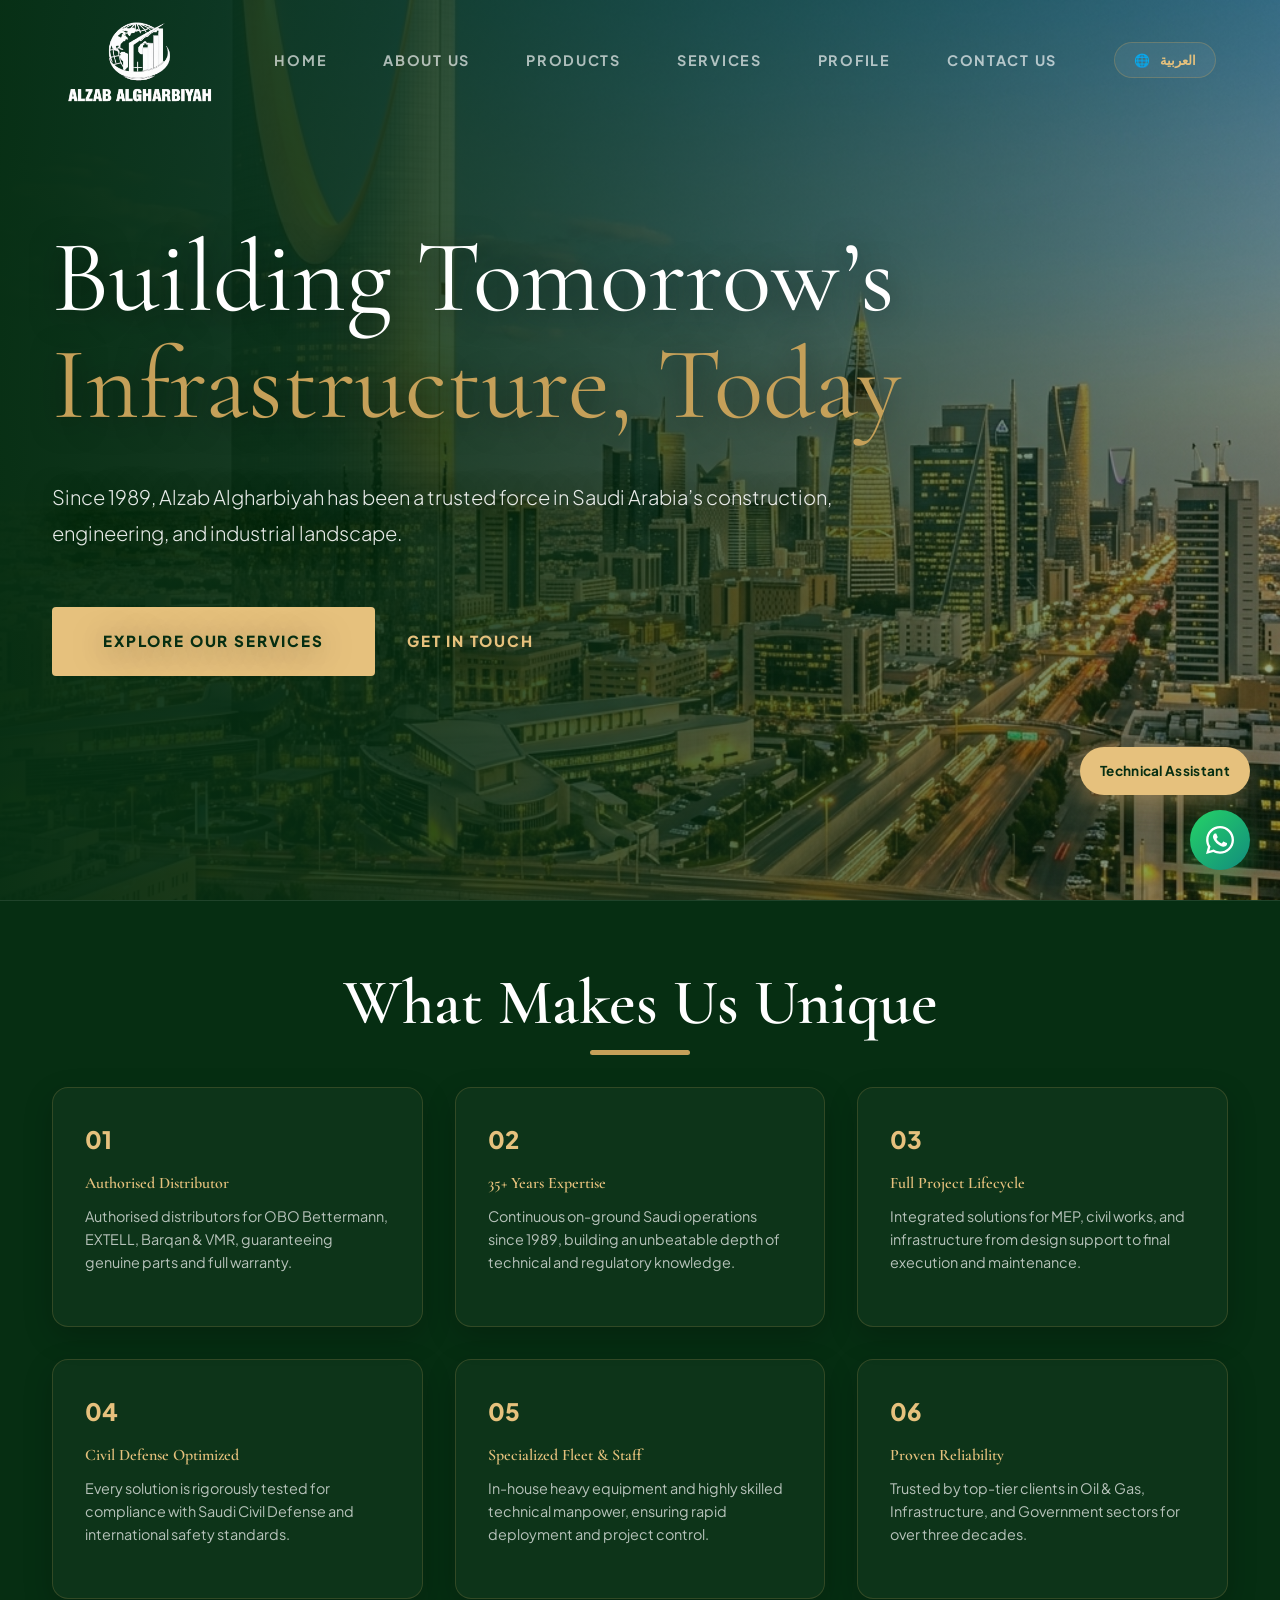
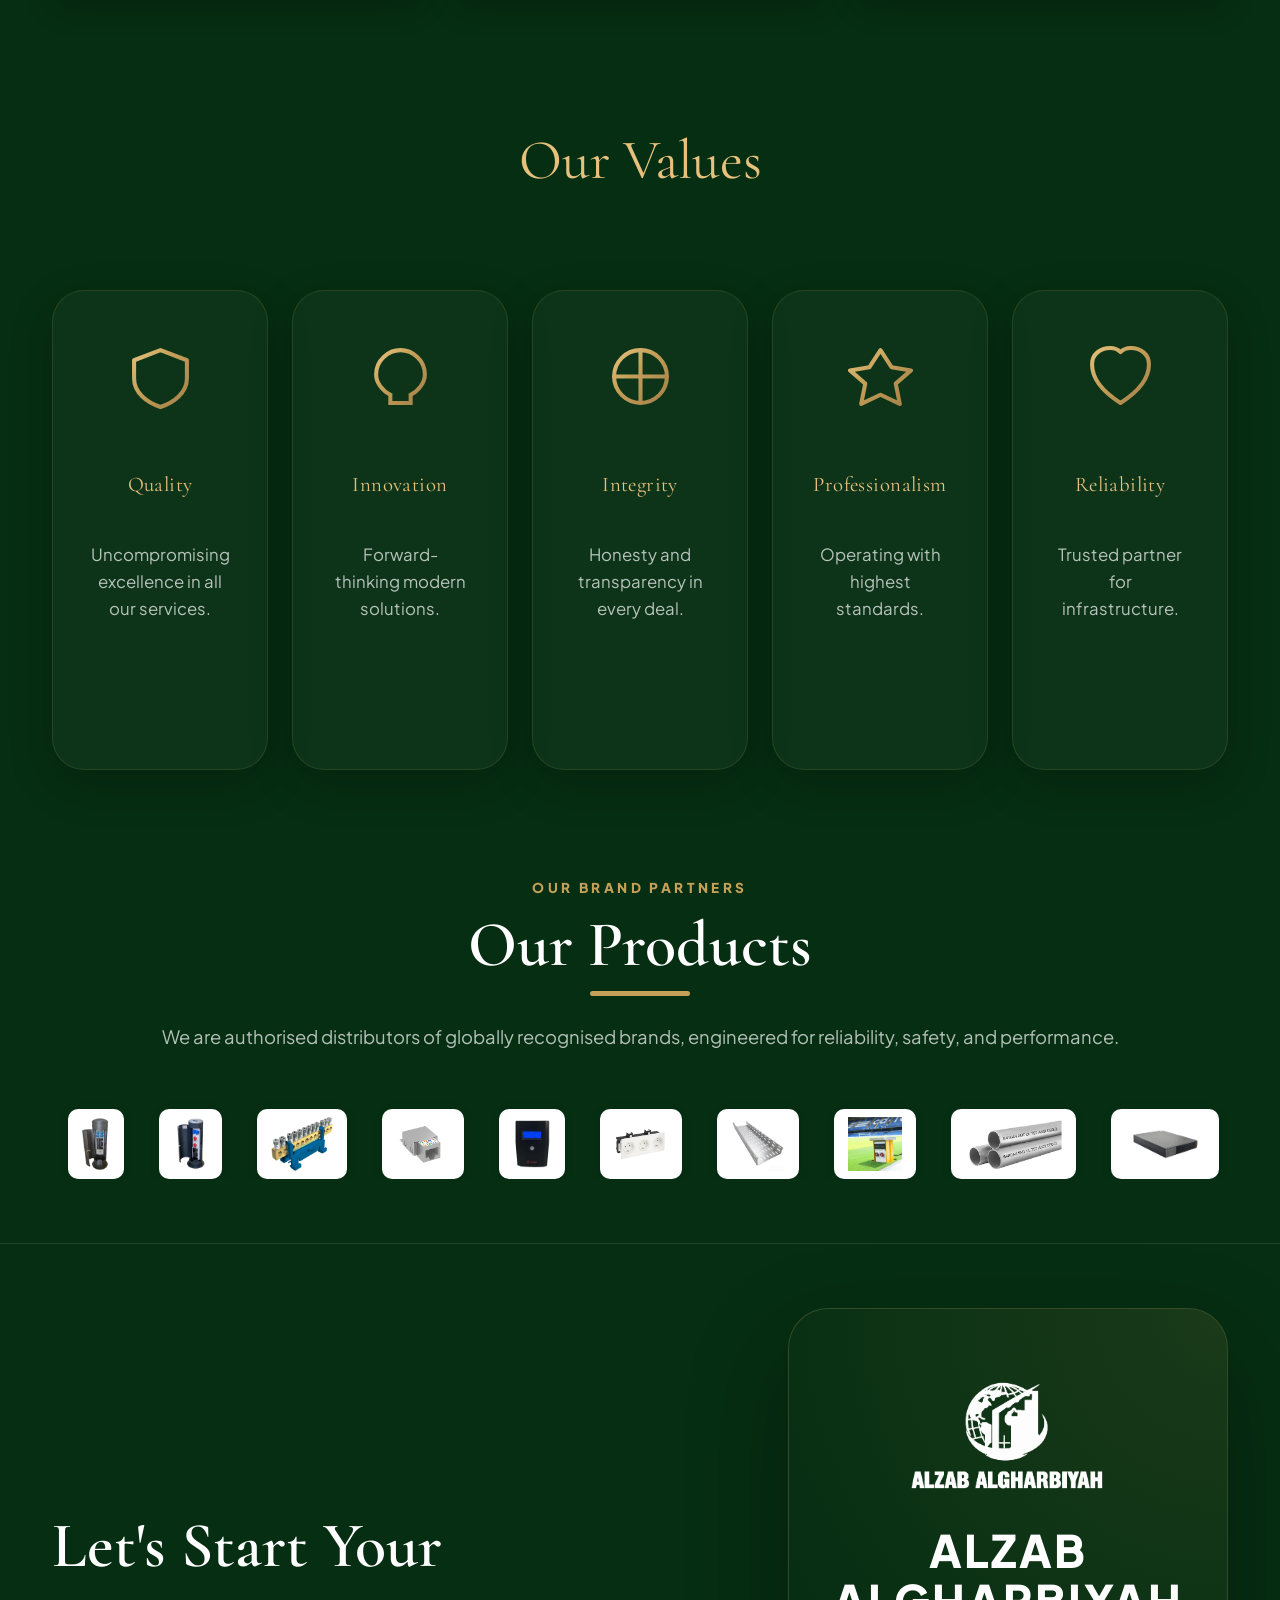
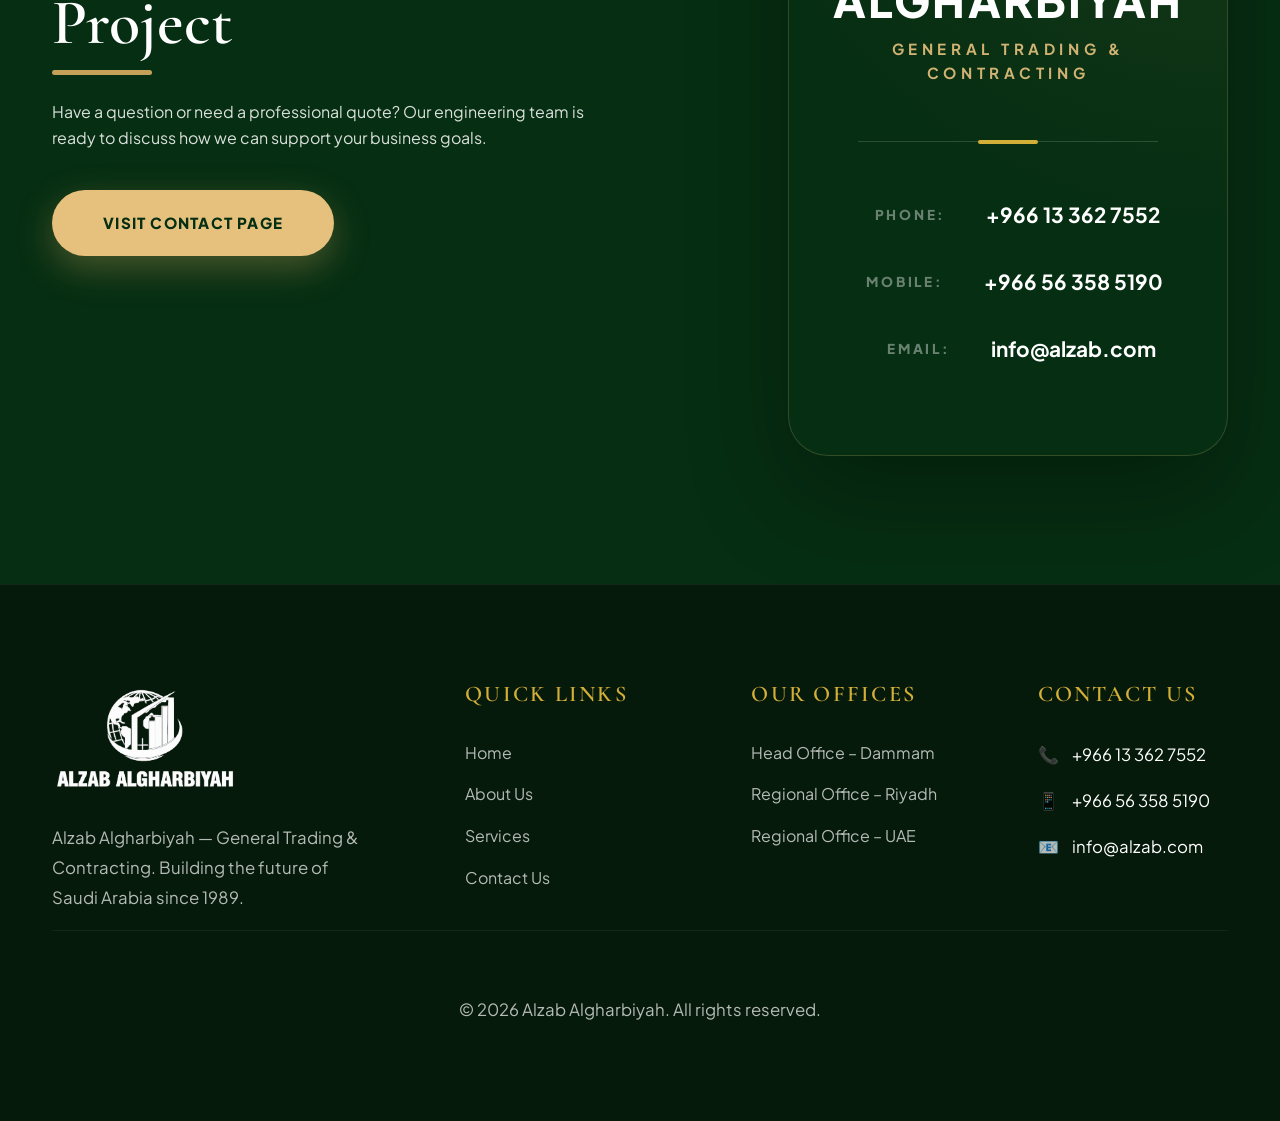
<file: index.html>
<!DOCTYPE html>
<html lang="en" dir="ltr">
<head>
  <meta charset="UTF-8" />
  <meta name="viewport" content="width=device-width, initial-scale=1.0" />
  <title>Alzab Algharbiyah – General Trading & Contracting</title>
  <meta name="description" content="Alzab Algharbiyah – A trusted name in general trading and contracting since 1989. Delivering quality lighting, MEP, civil, and ELV solutions across Saudi Arabia." />
  <link rel="preconnect" href="https://fonts.googleapis.com" />
  <link rel="preconnect" href="https://fonts.gstatic.com" crossorigin />
  <link href="https://fonts.googleapis.com/css2?family=Cormorant+Garamond:ital,wght@0,300;0,400;0,500;0,600;0,700;1,300;1,400;1,500;1,600;1,700&family=Plus+Jakarta+Sans:wght@300;400;500;600;700;800&family=Tajawal:wght@300;400;500;700;800&display=swap" rel="stylesheet" />
  <link rel="stylesheet" href="style.css" />
</head>
<body>
  <!-- Global SVG Assets -->
  <svg width="0" height="0" style="position:absolute">
    <defs>
      <linearGradient id="goldGradient" x1="0%" y1="0%" x2="100%" y2="100%">
        <stop offset="0%" style="stop-color: #e6c17d; stop-opacity: 1" />
        <stop offset="40%" style="stop-color: #c5a059; stop-opacity: 1" />
        <stop offset="100%" style="stop-color: #a38048; stop-opacity: 1" />
      </linearGradient>
    </defs>
  </svg>

  <!-- NAVBAR -->
  <nav class="navbar" id="navbar">
    <div class="nav-container">
      <a href="index.html" class="nav-brand">
        <img src="assets/images/brands/Alzab.png" alt="Alzab Algharbiyah" class="nav-logo-img" />
      </a>

      <ul class="nav-links" id="navLinks">
        <li><a href="index.html"     class="nav-item active" data-en="Home"       data-ar="الرئيسية">Home</a></li>
        <li><a href="about.html"    class="nav-item" data-en="About Us"   data-ar="من نحن">About Us</a></li>
        <li class="nav-item-dropdown">
          <a href="products.html" class="nav-item" data-en="Products" data-ar="المنتجات">Products</a>
          <ul class="vertical-dropdown">
            <li class="has-submenu">
              <a href="brands/obo.html"><img src="assets/images/brands/OBO_Bettermann_normalized.jpg" class="dropdown-logo"> <span class="lang-text" data-en="OBO Bettermann" data-ar="أوبو بيترمان">OBO Bettermann</span></a>
              <ul class="sub-dropdown">
                <li><a href="brands/obo.html#tbs" data-en="TBS – Transient and lightning protection systems" data-ar="TBS – أنظمة الحماية من الصواعق والعابرة">TBS – Transient and lightning protection systems</a></li>
                <li><a href="brands/obo.html#ufs" data-en="UFS – Underfloor systems" data-ar="UFS – أنظمة تحت الأرض">UFS – Underfloor systems</a></li>
                <li><a href="brands/obo.html#vbs" data-en="VBS – Connection and Fastening Systems" data-ar="VBS – أنظمة التوصيل والتثبيت">VBS – Connection and Fastening Systems</a></li>
                <li><a href="brands/obo.html#kts" data-en="KTS – Cable support systems" data-ar="KTS – أنظمة دعم الكابلات">KTS – Cable support systems</a></li>
                <li><a href="brands/obo.html#bss" data-en="BSS – Fire protection systems" data-ar="BSS – أنظمة الحماية من الحريق">BSS – Fire protection systems</a></li>
                <li><a href="brands/obo.html#lfs" data-en="LFS – Cable routing systems" data-ar="LFS – أنظمة توجيه الكابلات">LFS – Cable routing systems</a></li>
                <li><a href="brands/obo.html#egs" data-en="EGS – Device systems" data-ar="EGS – أنظمة الأجهزة">EGS – Device systems</a></li>
              </ul>
            </li>
            <li class="has-submenu">
              <a href="brands/extell.html"><img src="assets/images/brands/ExTell_normalized.jpg" class="dropdown-logo"> <span class="lang-text" data-en="Extell" data-ar="إكستيل">Extell</span></a>
              <ul class="sub-dropdown">
                <li><a href="brands/extell.html#battery" data-en="Battery" data-ar="بطاريات">Battery</a></li>
                <li><a href="brands/extell.html#cables" data-en="Copper and Elevator Cables" data-ar="كابلات النحاس والمصاعد">Copper and Elevator Cables</a></li>
                <li><a href="brands/extell.html#fiber" data-en="Fiber Cables" data-ar="كابلات الألياف">Fiber Cables</a></li>
                <li><a href="brands/extell.html#pdu" data-en="PDU" data-ar="وحدة توزيع الطاقة (PDU)">PDU</a></li>
                <li><a href="brands/extell.html#racks" data-en="Rack and Cabinets" data-ar="الرفوف والكبائن">Rack and Cabinets</a></li>
                <li><a href="brands/extell.html#ups" data-en="UPS" data-ar="مزود الطاقة غير المنقطع (UPS)">UPS</a></li>
              </ul>
            </li>
            <li class="has-submenu">
              <a href="brands/vmr.html"><img src="assets/images/brands/VMR_normalized.jpg" class="dropdown-logo"> <span class="lang-text" data-en="VMR" data-ar="في إم آر">VMR</span></a>
              <ul class="sub-dropdown">
                <li><a href="brands/vmr.html#power-towers" data-en="Retractable power towers &amp; Underfloor Boxes" data-ar="أبراج الطاقة القابلة للسحب وصناديق الأرضية">Retractable power towers &amp; Underfloor Boxes</a></li>
                <li><a href="brands/vmr.html#bollards" data-en="Bollards" data-ar="أعمدة الحماية">Bollards</a></li>
                <li><a href="brands/vmr.html#exhaust" data-en="Exhaust systems" data-ar="أنظمة العادم">Exhaust systems</a></li>
                <li><a href="brands/vmr.html#urban" data-en="Urban furnishing" data-ar="تأثيث المناطق الحضرية">Urban furnishing</a></li>
              </ul>
            </li>
            <li class="has-submenu">
              <a href="brands/barqan.html"><img src="assets/images/brands/Barqan_normalized.jpg" class="dropdown-logo"> <span class="lang-text" data-en="Barqan" data-ar="برقان">Barqan</span></a>
              <ul class="sub-dropdown">
                <li class="submenu-category-label" data-en="Electrical" data-ar="كهربائي">Electrical</li>
                <li><a href="brands/barqan.html#conduit" data-en="Metal Conduit System" data-ar="أنظمة المواسير المعدنية">Metal Conduit System</a></li>
                <li><a href="brands/barqan.html#boxes" data-en="Boxes" data-ar="صناديق">Boxes</a></li>
                <li><a href="brands/barqan.html#floor-boxes" data-en="Floor Boxes" data-ar="صناديق أرضية">Floor Boxes</a></li>
                <li><a href="brands/barqan.html#mgt" data-en="Cable Management System" data-ar="أنظمة إدارة الكابلات">Cable Management System</a></li>
                <li><a href="brands/barqan.html#terminals" data-en="Cable Terminals" data-ar="نهائيات الكابلات">Cable Terminals</a></li>
                <li class="submenu-category-label" data-en="Civil" data-ar="مدني">Civil</li>
                <li><a href="brands/barqan.html#raised-floor" data-en="Raised Access Floor" data-ar="الأرضية المرفوعة">Raised Access Floor</a></li>
                <li><a href="brands/barqan.html#precast" data-en="Precast" data-ar="الخرسانة مسبقة الصب">Precast</a></li>
              </ul>
            </li>
          </ul>
        </li>
        <li><a href="services.html" class="nav-item" data-en="Services"   data-ar="الخدمات">Services</a></li>
        <li><a href="assets/profile/Alzab_Profile.pdf" class="nav-item" data-en="Profile" data-ar="ملف الشركة" download>Profile</a></li>
        <li><a href="contact.html"  class="nav-item" data-en="Contact Us" data-ar="اتصل بنا">Contact Us</a></li>
      </ul>

      <div class="nav-actions">
        <button class="lang-btn" id="langToggle" onclick="toggleLang()">
          <span class="lang-icon">🌐</span>
          <span class="lang-label" id="langLabel">العربية</span>
        </button>
        <button class="hamburger" id="hamburger" onclick="toggleMenu()">
          <span></span><span></span><span></span>
        </button>
      </div>
    </div>
  </nav>

  <!-- HOME / HERO -->
  <section class="hero" id="home">
    <div class="hero-bg"></div>
    <div class="hero-overlay"></div>
    <div class="hero-particles" id="particles"></div>
    <div class="container">
      <div class="hero-content">
        <h1 class="hero-title">
          <span class="lang-text" data-en="Building Tomorrow’s" data-ar="بناء">Building Tomorrow’s</span>
          <span data-en="Infrastructure, Today" data-ar="البنية التحتية للمستقبل، اليوم" style="color: var(--accent-gold);">Infrastructure, Today</span>
        </h1>
        <p class="hero-subtitle-new" data-en="Since 1989, Alzab Algharbiyah has been a trusted force in Saudi Arabia’s construction, engineering, and industrial landscape." 
           data-ar="منذ عام 1989، كانت الزاب الغربية قوة موثوقة في مشهد البناء والهندسة والصناعة في المملكة العربية السعودية.">
          Since 1989, Alzab Algharbiyah has been a trusted force in Saudi Arabia’s construction, engineering, and industrial landscape.
        </p>
        <div class="hero-actions-new">
          <a href="services.html" class="btn-hero-solid" data-en="EXPLORE OUR SERVICES" data-ar="استكشف خدماتنا">EXPLORE OUR SERVICES</a>
          <a href="contact.html" class="btn-hero-text" data-en="GET IN TOUCH" data-ar="تواصل معنا">GET IN TOUCH</a>
        </div>
      </div>
    </div>
  </section>


  <!-- WHAT MAKES US UNIQUE -->
  <section class="section" id="unique" style="background: var(--dark-green); border-top: 1px solid rgba(255,255,255,0.1);">
    <div class="container">
      <div class="section-header">

        <h2 class="section-title" style="color: #fff;" data-en="What Makes Us Unique" data-ar="ما الذي يجعلنا متميزين">What Makes Us Unique</h2>
        <div class="title-bar"></div>
      </div>
      <div class="unique-grid" style="gap: 2rem;">
        <div class="unique-item" style="background: rgba(255,255,255,0.03); padding:2rem; border-radius:16px; border:1px solid rgba(197,160,89,0.2); box-shadow: 0 10px 30px rgba(0,0,0,0.2);">
          <div style="margin-bottom:1rem; color:var(--gold-primary); font-weight:800; font-size:1.5rem;">01</div>
          <h4 style="margin-bottom:0.75rem; color:var(--gold-primary);" data-en="Authorised Distributor" data-ar="موزع معتمد">Authorised Distributor</h4>
          <p style="font-size:0.9rem; color:rgba(255,255,255,0.7);" data-en="Authorised distributors for OBO Bettermann, EXTELL, Barqan & VMR, guaranteeing genuine parts and full warranty." data-ar="موزعون معتمدون لشركة OBO Bettermann و EXTELL و Barqan و VMR، مما يضمن قطع الغيار الأصلية والضمان الكامل.">Authorised distributors for OBO Bettermann, EXTELL, Barqan & VMR, guaranteeing genuine parts and full warranty.</p>
        </div>
        <div class="unique-item" style="background: rgba(255,255,255,0.03); padding:2rem; border-radius:16px; border:1px solid rgba(197,160,89,0.2); box-shadow: 0 10px 30px rgba(0,0,0,0.2);">
          <div style="margin-bottom:1rem; color:var(--gold-primary); font-weight:800; font-size:1.5rem;">02</div>
          <h4 style="margin-bottom:0.75rem; color:var(--gold-primary);" data-en="35+ Years Expertise" data-ar="أكثر من 35 عاماً من الخبرة">35+ Years Expertise</h4>
          <p style="font-size:0.9rem; color:rgba(255,255,255,0.7);" data-en="Continuous on-ground Saudi operations since 1989, building an unbeatable depth of technical and regulatory knowledge." data-ar="عمليات برية سعودية مستمرة منذ عام 1989، مما مكننا من بناء عمق لا يضاهى من المعرفة التقنية والتنظيمية.">Continuous on-ground Saudi operations since 1989, building an unbeatable depth of technical and regulatory knowledge.</p>
        </div>
        <div class="unique-item" style="background: rgba(255,255,255,0.03); padding:2rem; border-radius:16px; border:1px solid rgba(197,160,89,0.2); box-shadow: 0 10px 30px rgba(0,0,0,0.2);">
          <div style="margin-bottom:1rem; color:var(--gold-primary); font-weight:800; font-size:1.5rem;">03</div>
          <h4 style="margin-bottom:0.75rem; color:var(--gold-primary);" data-en="Full Project Lifecycle" data-ar="دورة حياة المشروع الكاملة">Full Project Lifecycle</h4>
          <p style="font-size:0.9rem; color:rgba(255,255,255,0.7);" data-en="Integrated solutions for MEP, civil works, and infrastructure from design support to final execution and maintenance." data-ar="حلول متكاملة لـ MEP والأعمال المدنية والبنية التحتية من دعم التصميم إلى التنفيذ النهائي والصيانة.">Integrated solutions for MEP, civil works, and infrastructure from design support to final execution and maintenance.</p>
        </div>
        <div class="unique-item" style="background: rgba(255,255,255,0.03); padding:2rem; border-radius:16px; border:1px solid rgba(197,160,89,0.2); box-shadow: 0 10px 30px rgba(0,0,0,0.2);">
          <div style="margin-bottom:1rem; color:var(--gold-primary); font-weight:800; font-size:1.5rem;">04</div>
          <h4 style="margin-bottom:0.75rem; color:var(--gold-primary);" data-en="Civil Defense Optimized" data-ar="التوافق مع الدفاع المدني">Civil Defense Optimized</h4>
          <p style="font-size:0.9rem; color:rgba(255,255,255,0.7);" data-en="Every solution is rigorously tested for compliance with Saudi Civil Defense and international safety standards." data-ar="يتم اختبار كل حل بدقة للامتثال لمتطلبات الدفاع المدني السعودي ومعايير السلامة الدولية.">Every solution is rigorously tested for compliance with Saudi Civil Defense and international safety standards.</p>
        </div>
        <div class="unique-item" style="background: rgba(255,255,255,0.03); padding:2rem; border-radius:16px; border:1px solid rgba(197,160,89,0.2); box-shadow: 0 10px 30px rgba(0,0,0,0.2);">
          <div style="margin-bottom:1rem; color:var(--gold-primary); font-weight:800; font-size:1.5rem;">05</div>
          <h4 style="margin-bottom:0.75rem; color:var(--gold-primary);" data-en="Specialized Fleet & Staff" data-ar="أسطول وكوادر متخصصة">Specialized Fleet & Staff</h4>
          <p style="font-size:0.9rem; color:rgba(255,255,255,0.7);" data-en="In-house heavy equipment and highly skilled technical manpower, ensuring rapid deployment and project control." data-ar="معدات ثقيلة داخلية وكوادر فنية عالية المهارة، مما يضمن سرعة الانتشار والتحكم في المشروع.">In-house heavy equipment and highly skilled technical manpower, ensuring rapid deployment and project control.</p>
        </div>
        <div class="unique-item" style="background: rgba(255,255,255,0.03); padding:2rem; border-radius:16px; border:1px solid rgba(197,160,89,0.2); box-shadow: 0 10px 30px rgba(0,0,0,0.2);">
          <div style="margin-bottom:1rem; color:var(--gold-primary); font-weight:800; font-size:1.5rem;">06</div>
          <h4 style="margin-bottom:0.75rem; color:var(--gold-primary);" data-en="Proven Reliability" data-ar="موثوقية مجربة">Proven Reliability</h4>
          <p style="font-size:0.9rem; color:rgba(255,255,255,0.7);" data-en="Trusted by top-tier clients in Oil & Gas, Infrastructure, and Government sectors for over three decades." data-ar="موثوق به من قبل عملاء النخبة في قطاعات النفط والغاز والبنية التحتية والقطاعات الحكومية لأكثر من ثلاثة عقود.">Trusted by top-tier clients in Oil & Gas, Infrastructure, and Government sectors for over three decades.</p>
        </div>
      </div>
    </div>
  </section>

  <!-- VALUES -->
  <div class="about-values-section">
    <div class="container">
      <h2 class="about-values-title" data-en="Our Values" data-ar="قيمنا">Our Values</h2>
      <div class="about-values-grid svc-grid-5">
        <!-- 01 Quality -->
        <div class="av-card">
          <div class="av-icon-wrap">
            <svg viewBox="0 0 64 64">
              <path d="M32 6 L58 16 V34 C58 48 45 58 32 62 C19 58 6 48 6 34 V16 L32 6 Z" fill="none" stroke="url(#goldGradient)" stroke-width="4" stroke-linejoin="round"/>
            </svg>
          </div>
          <h4 data-en="Quality" data-ar="الجودة">Quality</h4>
          <p data-en="Uncompromising excellence in all our services." data-ar="تميز لا يساوم في كل خدماتنا.">Uncompromising excellence in all our services.</p>
        </div>
        <!-- 02 Innovation -->
        <div class="av-card">
          <div class="av-icon-wrap">
            <svg viewBox="0 0 64 64">
              <path d="M32 6 C20 6 8 16 8 30 C8 38 14 46 22 50 V58 H42 V50 C50 46 56 38 56 30 C56 16 44 6 32 6 Z" fill="none" stroke="url(#goldGradient)" stroke-width="4"/>
              <path d="M26 62 H38" stroke="url(#goldGradient)" stroke-width="4" stroke-linecap="round"/>
            </svg>
          </div>
          <h4 data-en="Innovation" data-ar="الابتكار">Innovation</h4>
          <p data-en="Forward-thinking modern solutions." data-ar="حلول عصرية سابقة لعصرها.">Forward-thinking modern solutions.</p>
        </div>
        <!-- 03 Integrity -->
        <div class="av-card">
          <div class="av-icon-wrap">
            <svg viewBox="0 0 64 64">
              <circle cx="32" cy="32" r="26" fill="none" stroke="url(#goldGradient)" stroke-width="4"/>
              <path d="M32 6 V58 M6 32 H58" stroke="url(#goldGradient)" stroke-width="4" stroke-linecap="round"/>
            </svg>
          </div>
          <h4 data-en="Integrity" data-ar="النزاهة">Integrity</h4>
          <p data-en="Honesty and transparency in every deal." data-ar="الصدق والشفافية في كل تعامل.">Honesty and transparency in every deal.</p>
        </div>
        <!-- 04 Professionalism -->
        <div class="av-card">
          <div class="av-icon-wrap">
            <svg viewBox="0 0 64 64">
              <path d="M32 6 L43 23 L62 26 L47 39 L51 59 L32 50 L13 59 L17 39 L2 26 L21 23 Z" fill="none" stroke="url(#goldGradient)" stroke-width="4" stroke-linejoin="round"/>
            </svg>
          </div>
          <h4 data-en="Professionalism" data-ar="الاحترافية">Professionalism</h4>
          <p data-en="Operating with highest standards." data-ar="العمل بأعلى المعايير.">Operating with highest standards.</p>
        </div>
        <!-- 05 Reliability -->
        <div class="av-card">
          <div class="av-icon-wrap">
            <svg viewBox="0 0 64 64">
              <path d="M32 58 C16 48 4 36 4 20 C4 10 12 4 22 4 C28 4 32 8 32 8 C32 8 36 4 42 4 C52 4 60 10 60 20 C60 36 48 48 32 58 Z" fill="none" stroke="url(#goldGradient)" stroke-width="4" stroke-linejoin="round"/>
            </svg>
          </div>
          <h4 data-en="Reliability" data-ar="الموثوقية">Reliability</h4>
          <p data-en="Trusted partner for infrastructure." data-ar="شريك موثوق للبنية التحتية.">Trusted partner for infrastructure.</p>
        </div>
      </div>
    </div>
  </div>

  <!-- PRODUCTS TEASER -->
  <section class="section" id="products" style="background: var(--dark-green); padding: 2.5rem 0 4rem;">
    <div class="container">
      <div class="section-header">
        <span class="section-tag" data-en="Our Brand Partners" data-ar="شركاؤنا من العلامات التجارية">Our Brand Partners</span>
        <h2 class="section-title" style="color: #fff;" data-en="Our Products" data-ar="منتجاتنا">Our Products</h2>
        <div class="title-bar"></div>
        <p class="section-desc" style="color: rgba(255,255,255,0.7);" data-en="We are authorised distributors of globally recognised brands, engineered for reliability, safety, and performance." data-ar="نحن موزعون معتمدون لعلامات عالمية مرموقة، مصممة للموثوقية والأمان والأداء.">
          We are authorised distributors of globally recognised brands, engineered for reliability, safety, and performance.
        </p>
      </div>

      <!-- PRODUCT SCROLLER MARQUEE -->
      <div class="product-scroller-wrapper" style="margin-top: 3rem;">
        <div class="product-scroller-track">
            <a href="products.html#brands-intro"><img src="assets/images/product_scroller/32-10-Bomber01.png" alt="Product" loading="lazy" /></a>
            <a href="products.html#brands-intro"><img src="assets/images/product_scroller/50-10-Bomber.png" alt="Product" loading="lazy" /></a>
            <a href="products.html#brands-intro"><img src="assets/images/product_scroller/60_N_12x16_BL-2054086-en_GB.jpg" alt="Product" loading="lazy" /></a>
            <a href="products.html#brands-intro"><img src="assets/images/product_scroller/ASM-C5_G-6117325-en_GB.jpg" alt="Product" loading="lazy" /></a>
            <a href="products.html#brands-intro"><img src="assets/images/product_scroller/Atom-Front.webp" alt="Product" loading="lazy" /></a>
            <a href="products.html#brands-intro"><img src="assets/images/product_scroller/BRK_3STD_rws-6121032-en_GB.jpg" alt="Product" loading="lazy" /></a>
            <a href="products.html#brands-intro"><img src="assets/images/product_scroller/Cable%20Tray.avif" alt="Product" loading="lazy" /></a>
            <a href="products.html#brands-intro"><img src="assets/images/product_scroller/Capture.webp" alt="Product" loading="lazy" /></a>
            <a href="products.html#brands-intro"><img src="assets/images/product_scroller/Conduit.png" alt="Product" loading="lazy" /></a>
            <a href="products.html#brands-intro"><img src="assets/images/product_scroller/DSC_3609-scaled.webp" alt="Product" loading="lazy" /></a>
            <a href="products.html#brands-intro"><img src="assets/images/product_scroller/DTS-02C_RW1-6119286-en_GB.jpg" alt="Product" loading="lazy" /></a>
            <a href="products.html#brands-intro"><img src="assets/images/product_scroller/DXL-P-81042-BK.webp" alt="Product" loading="lazy" /></a>
            <a href="products.html#brands-intro"><img src="assets/images/product_scroller/E015MPIT33.webp" alt="Product" loading="lazy" /></a>
            <a href="products.html#brands-intro"><img src="assets/images/product_scroller/E120053V.webp" alt="Product" loading="lazy" /></a>
            <a href="products.html#brands-intro"><img src="assets/images/product_scroller/E6XUVO33-L-Lift-Cable.webp" alt="Product" loading="lazy" /></a>
            <a href="products.html#brands-intro"><img src="assets/images/product_scroller/EM3CLLUU-FC_dc3ee16f-8f72-4fcf-9cef-9f34098a5883.webp" alt="Product" loading="lazy" /></a>
            <a href="products.html#brands-intro"><img src="assets/images/product_scroller/EWC09S06A3G_9U_.webp" alt="Product" loading="lazy" /></a>
            <a href="products.html#brands-intro"><img src="assets/images/product_scroller/PS3-B+C_TNC+FS-5089756-en_GB.jpg" alt="Product" loading="lazy" /></a>
            <a href="products.html#brands-intro"><img src="assets/images/product_scroller/RKFN3_9_VS_20-7408980-en_GB.jpg" alt="Product" loading="lazy" /></a>
            <a href="products.html#brands-intro"><img src="assets/images/product_scroller/SDB_12_PS-2008812-en_GB.jpg" alt="Product" loading="lazy" /></a>
            <a href="products.html#brands-intro"><img src="assets/images/product_scroller/T60ED_06A-7205741-en_GB.jpg" alt="Product" loading="lazy" /></a>
            <a href="products.html#brands-intro"><img src="assets/images/product_scroller/VH-4_3SD1C16-6109804-en_GB.jpg" alt="Product" loading="lazy" /></a>
            <!-- Duplicate set for seamless infinite loop -->
            <a href="products.html#brands-intro"><img src="assets/images/product_scroller/32-10-Bomber01.png" alt="Product" loading="lazy" /></a>
            <a href="products.html#brands-intro"><img src="assets/images/product_scroller/50-10-Bomber.png" alt="Product" loading="lazy" /></a>
            <a href="products.html#brands-intro"><img src="assets/images/product_scroller/60_N_12x16_BL-2054086-en_GB.jpg" alt="Product" loading="lazy" /></a>
            <a href="products.html#brands-intro"><img src="assets/images/product_scroller/ASM-C5_G-6117325-en_GB.jpg" alt="Product" loading="lazy" /></a>
            <a href="products.html#brands-intro"><img src="assets/images/product_scroller/Atom-Front.webp" alt="Product" loading="lazy" /></a>
            <a href="products.html#brands-intro"><img src="assets/images/product_scroller/BRK_3STD_rws-6121032-en_GB.jpg" alt="Product" loading="lazy" /></a>
            <a href="products.html#brands-intro"><img src="assets/images/product_scroller/Cable%20Tray.avif" alt="Product" loading="lazy" /></a>
            <a href="products.html#brands-intro"><img src="assets/images/product_scroller/Capture.webp" alt="Product" loading="lazy" /></a>
            <a href="products.html#brands-intro"><img src="assets/images/product_scroller/Conduit.png" alt="Product" loading="lazy" /></a>
            <a href="products.html#brands-intro"><img src="assets/images/product_scroller/DSC_3609-scaled.webp" alt="Product" loading="lazy" /></a>
            <a href="products.html#brands-intro"><img src="assets/images/product_scroller/DTS-02C_RW1-6119286-en_GB.jpg" alt="Product" loading="lazy" /></a>
            <a href="products.html#brands-intro"><img src="assets/images/product_scroller/DXL-P-81042-BK.webp" alt="Product" loading="lazy" /></a>
            <a href="products.html#brands-intro"><img src="assets/images/product_scroller/E015MPIT33.webp" alt="Product" loading="lazy" /></a>
            <a href="products.html#brands-intro"><img src="assets/images/product_scroller/E120053V.webp" alt="Product" loading="lazy" /></a>
            <a href="products.html#brands-intro"><img src="assets/images/product_scroller/E6XUVO33-L-Lift-Cable.webp" alt="Product" loading="lazy" /></a>
            <a href="products.html#brands-intro"><img src="assets/images/product_scroller/EM3CLLUU-FC_dc3ee16f-8f72-4fcf-9cef-9f34098a5883.webp" alt="Product" loading="lazy" /></a>
            <a href="products.html#brands-intro"><img src="assets/images/product_scroller/EWC09S06A3G_9U_.webp" alt="Product" loading="lazy" /></a>
            <a href="products.html#brands-intro"><img src="assets/images/product_scroller/PS3-B+C_TNC+FS-5089756-en_GB.jpg" alt="Product" loading="lazy" /></a>
            <a href="products.html#brands-intro"><img src="assets/images/product_scroller/RKFN3_9_VS_20-7408980-en_GB.jpg" alt="Product" loading="lazy" /></a>
            <a href="products.html#brands-intro"><img src="assets/images/product_scroller/SDB_12_PS-2008812-en_GB.jpg" alt="Product" loading="lazy" /></a>
            <a href="products.html#brands-intro"><img src="assets/images/product_scroller/T60ED_06A-7205741-en_GB.jpg" alt="Product" loading="lazy" /></a>
            <a href="products.html#brands-intro"><img src="assets/images/product_scroller/VH-4_3SD1C16-6109804-en_GB.jpg" alt="Product" loading="lazy" /></a>
        </div>
      </div>
  </section>




  <!-- CONTACT TEASER -->
  <section class="section" id="contact" style="background: var(--dark-green); padding: 4rem 0 0rem; border-top: 1px solid rgba(255,255,255,0.1);">
    <div class="container">
      <div class="ct-grid" style="gap: 4rem; align-items: center;">
        <div class="ct-text">
          <h2 class="section-title" style="color: #fff;" data-en="Let's Start Your Project" data-ar="لنبدأ مشروعك">Let's Start Your Project</h2>
          <div class="title-bar" style="margin: 0 0 1.5rem;"></div>
          <p style="color: rgba(255,255,255,0.85);" data-en="Have a question or need a professional quote? Our engineering team is ready to discuss how we can support your business goals." data-ar="لديك سؤال أو تحتاج إلى عرض احترافي؟ فريقنا الهندسي مستعد لمناقشة كيفية دعم أهداف عملك.">
            Have a question or need a professional quote? Our engineering team is ready to discuss how we can support your business goals.
          </p>
          <div style="margin-top:2.5rem; display:flex; gap:1.2rem; flex-wrap:wrap;">
            <a href="contact.html" class="btn btn-primary" data-en="Visit Contact Page" data-ar="زيارة صفحة الاتصال">Visit Contact Page</a>
          </div>
        </div>
        <div class="ct-side-card" onclick="window.location.href='about.html#contact'">
          <div class="ct-card-backdrop"></div>
          <div class="ct-card-content">
            <img src="assets/images/brands/Alzab.png" alt="Alzab" class="ct-card-logo" />
            <h3 class="ct-card-name">ALZAB ALGHARBIYAH</h3>
            <p class="ct-card-tagline">GENERAL TRADING & CONTRACTING</p>
            <div class="ct-card-divider"></div>
            <div class="ct-card-info">
              <div class="card-info-row">
                <span class="label">Phone:</span> 
                <a href="tel:+966133627552" class="card-link-value" onclick="event.stopPropagation()">+966 13 362 7552</a>
              </div>
              <div class="card-info-row">
                <span class="label">Mobile:</span> 
                <a href="tel:+966563585190" class="card-link-value" onclick="event.stopPropagation()">+966 56 358 5190</a>
              </div>
              <div class="card-info-row">
                <span class="label">Email:</span> 
                <a href="mailto:info@alzab.com" class="card-link-value" onclick="event.stopPropagation()">info@alzab.com</a>
              </div>
            </div>
          </div>
        </div>
      </div>
    </div>
  </section>

  <!-- FOOTER -->
  <footer class="footer">
    <div class="container">
      <div class="footer-grid">
        <div class="footer-brand">
          <img src="assets/images/brands/Alzab.png" alt="Alzab Algharbiyah" class="footer-logo" />
          <p data-en="Alzab Algharbiyah — General Trading & Contracting. Building the future of Saudi Arabia since 1989." data-ar="الزاب الغربية — التجارة العامة والمقاولات. نبني مستقبل المملكة العربية السعودية منذ 1989.">Alzab Algharbiyah — General Trading & Contracting. Building the future of Saudi Arabia since 1989.</p>
        </div>
        <div class="footer-links">
          <h4 data-en="Quick Links" data-ar="روابط سريعة">Quick Links</h4>
          <ul>
            <li><a href="index.html" data-en="Home" data-ar="الرئيسية">Home</a></li>
            <li><a href="about.html" data-en="About Us" data-ar="من نحن">About Us</a></li>
            <li><a href="services.html" data-en="Services" data-ar="الخدمات">Services</a></li>
            <li><a href="contact.html" data-en="Contact Us" data-ar="اتصل بنا">Contact Us</a></li>
          </ul>
        </div>
        <div class="footer-links">
          <h4 data-en="Our Offices" data-ar="مكاتبنا">Our Offices</h4>
          <ul>
            <li><a href="contact.html#office-dammam" data-en="Head Office – Dammam" data-ar="المكتب الرئيسي – الدمام">Head Office – Dammam</a></li>
            <li><a href="contact.html#office-riyadh" data-en="Regional Office – Riyadh" data-ar="المكتب الإقليمي – الرياض">Regional Office – Riyadh</a></li>
            <li><a href="contact.html#office-uae" data-en="Regional Office – UAE" data-ar="المكتب الإقليمي – الإمارات">Regional Office – UAE</a></li>
          </ul>
        </div>
        <div class="footer-contact">
          <h4 data-en="Contact Us" data-ar="تواصل معنا">Contact Us</h4>
          <p>📞 <a href="tel:+966133627552">+966 13 362 7552</a></p>
          <p>📱 <a href="tel:+966563585190">+966 56 358 5190</a></p>
          <p>📧 <a href="mailto:info@alzab.com">info@alzab.com</a></p>
        </div>
      </div>
      <div class="footer-bottom">
        <p data-en="© 2026 Alzab Algharbiyah. All rights reserved." data-ar="© 2026 الزاب الغربية. جميع الحقوق محفوظة.">© 2026 Alzab Algharbiyah. All rights reserved.</p>
      </div>
    </div>
  </footer>

  <script src="script.js"></script>
</body>
</html>
</file>
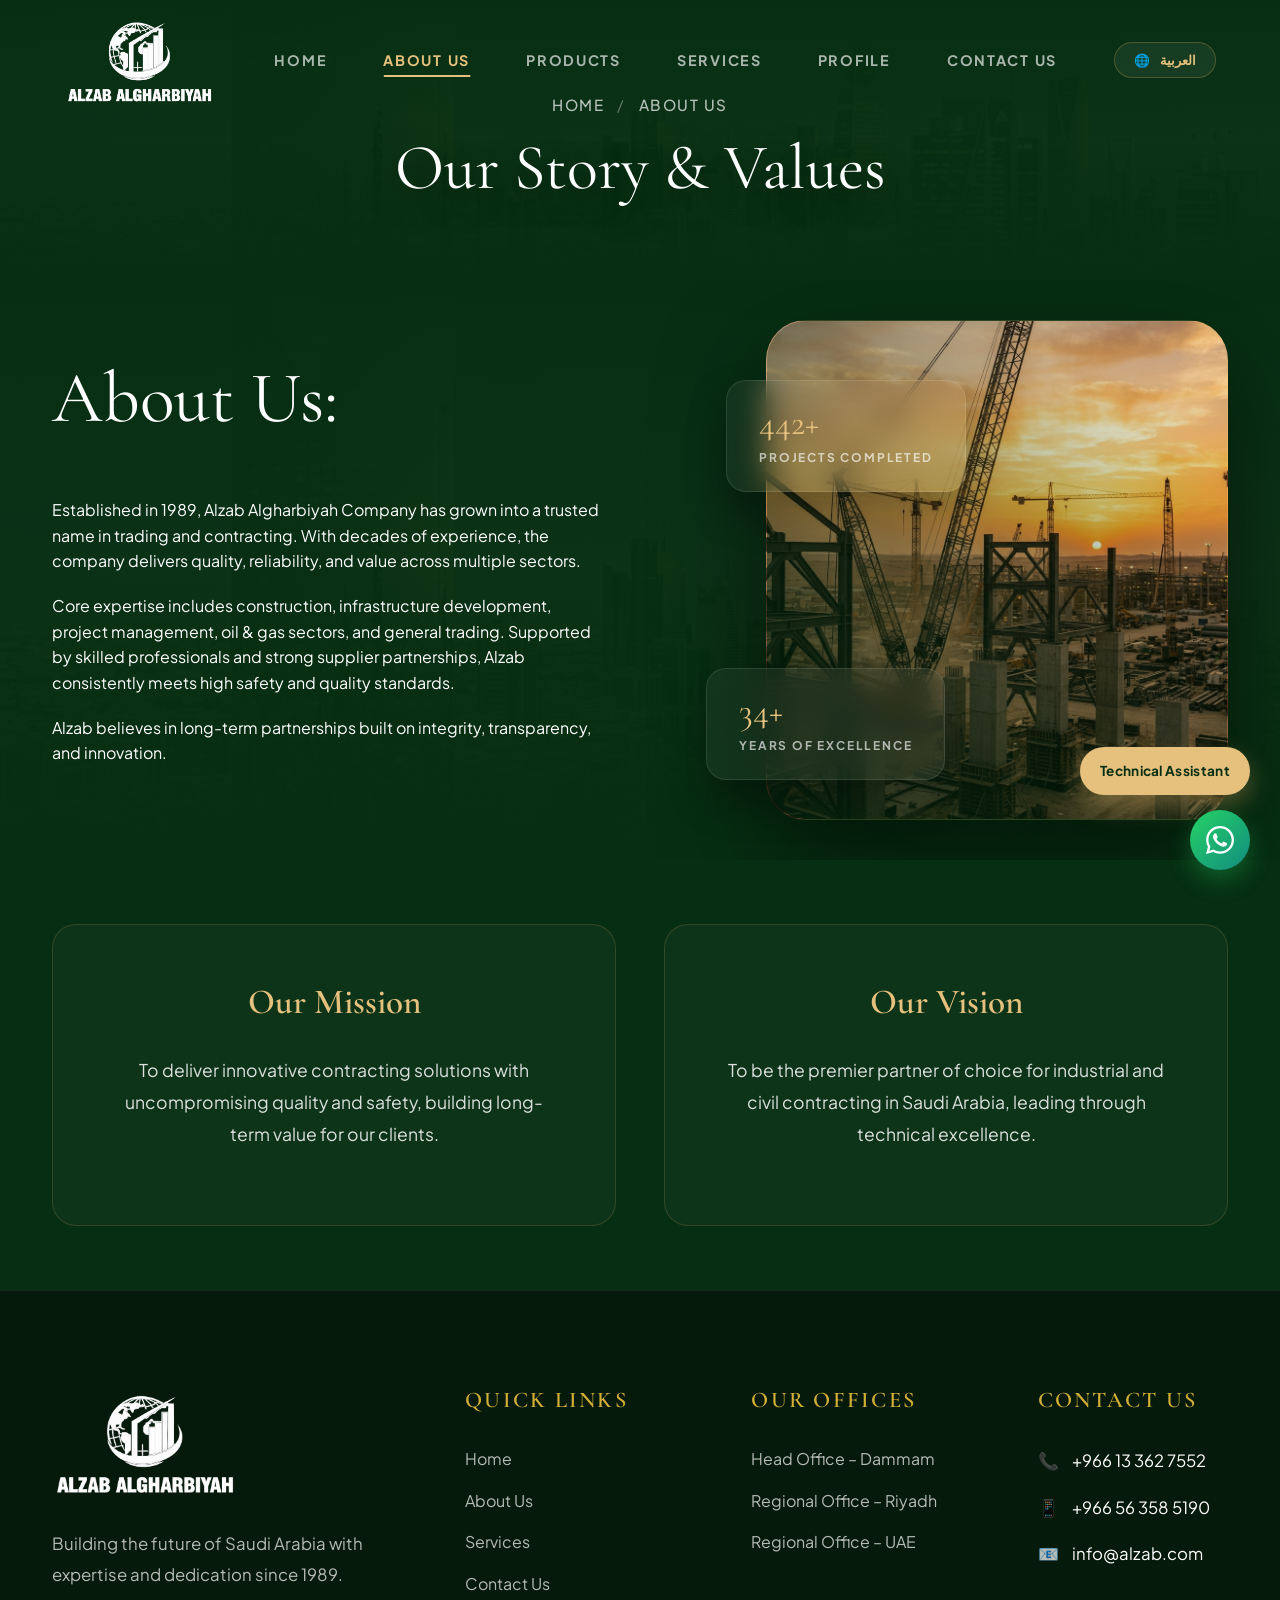
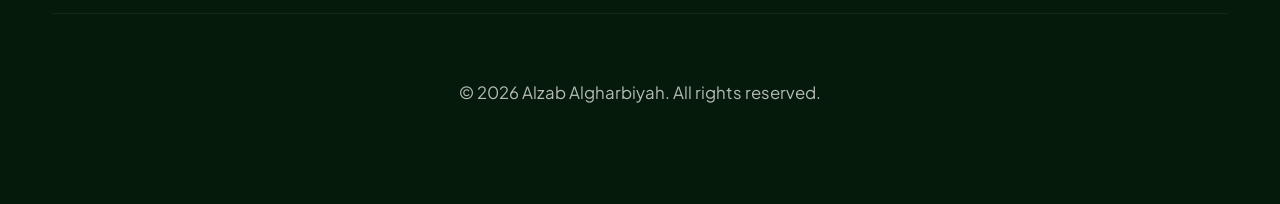
<file: about.html>
<!DOCTYPE html>
<html lang="en" dir="ltr">
<head>
  <meta charset="UTF-8" />
  <meta name="viewport" content="width=device-width, initial-scale=1.0" />
  <title>About Us – Alzab Algharbiyah</title>
  <link rel="stylesheet" href="style.css" />
  <link rel="preconnect" href="https://fonts.googleapis.com" />
  <link rel="preconnect" href="https://fonts.gstatic.com" crossorigin />
  <link href="https://fonts.googleapis.com/css2?family=Cormorant+Garamond:ital,wght@0,300;0,400;0,500;0,600;0,700;1,300;1,400;1,500;1,600;1,700&family=Plus+Jakarta+Sans:wght@300;400;500;600;700;800&family=Tajawal:wght@300;400;500;700;800&display=swap" rel="stylesheet" />
</head>
<body class="inner-page">
  <nav class="navbar scrolled" id="navbar">
    <div class="nav-container">
      <a href="index.html" class="nav-brand"><img src="assets/images/brands/Alzab.png" alt="Alzab" class="nav-logo-img" /></a>
      <ul class="nav-links" id="navLinks">
        <li><a href="index.html"     class="nav-item" data-en="Home" data-ar="الرئيسية">Home</a></li>
        <li><a href="about.html"    class="nav-item active" data-en="About Us" data-ar="من نحن">About Us</a></li>
        <li class="nav-item-dropdown">
          <a href="products.html" class="nav-item" data-en="Products" data-ar="المنتجات">Products</a>
          <ul class="vertical-dropdown">
            <li class="has-submenu">
              <a href="brands/obo.html"><img src="assets/images/brands/OBO_Bettermann_normalized.jpg" class="dropdown-logo"> <span class="lang-text" data-en="OBO Bettermann" data-ar="أوبو بيترمان">OBO Bettermann</span></a>
              <ul class="sub-dropdown">
                <li><a href="brands/obo.html#tbs" data-en="TBS – Transient and lightning protection systems" data-ar="TBS – أنظمة الحماية من الصواعق والعابرة">TBS – Transient and lightning protection systems</a></li>
                <li><a href="brands/obo.html#ufs" data-en="UFS – Underfloor systems" data-ar="UFS – أنظمة تحت الأرض">UFS – Underfloor systems</a></li>
                <li><a href="brands/obo.html#vbs" data-en="VBS – Connection and Fastening Systems" data-ar="VBS – أنظمة التوصيل والتثبيت">VBS – Connection and Fastening Systems</a></li>
                <li><a href="brands/obo.html#kts" data-en="KTS – Cable support systems" data-ar="KTS – أنظمة دعم الكابلات">KTS – Cable support systems</a></li>
                <li><a href="brands/obo.html#bss" data-en="BSS – Fire protection systems" data-ar="BSS – أنظمة الحماية من الحريق">BSS – Fire protection systems</a></li>
                <li><a href="brands/obo.html#lfs" data-en="LFS – Cable routing systems" data-ar="LFS – أنظمة توجيه الكابلات">LFS – Cable routing systems</a></li>
                <li><a href="brands/obo.html#egs" data-en="EGS – Device systems" data-ar="EGS – أنظمة الأجهزة">EGS – Device systems</a></li>
              </ul>
            </li>
            <li class="has-submenu">
              <a href="brands/extell.html"><img src="assets/images/brands/ExTell_normalized.jpg" class="dropdown-logo"> <span class="lang-text" data-en="Extell" data-ar="إكستيل">Extell</span></a>
              <ul class="sub-dropdown">
                <li><a href="brands/extell.html#battery" data-en="Battery" data-ar="بطاريات">Battery</a></li>
                <li><a href="brands/extell.html#cables" data-en="Copper and Elevator Cables" data-ar="كابلات النحاس والمصاعد">Copper and Elevator Cables</a></li>
                <li><a href="brands/extell.html#fiber" data-en="Fiber Cables" data-ar="كابلات الألياف">Fiber Cables</a></li>
                <li><a href="brands/extell.html#pdu" data-en="PDU" data-ar="وحدة توزيع الطاقة (PDU)">PDU</a></li>
                <li><a href="brands/extell.html#racks" data-en="Rack and Cabinets" data-ar="الرفوف والكبائن">Rack and Cabinets</a></li>
                <li><a href="brands/extell.html#ups" data-en="UPS" data-ar="مزود الطاقة غير المنقطع (UPS)">UPS</a></li>
              </ul>
            </li>
            <li class="has-submenu">
              <a href="brands/vmr.html"><img src="assets/images/brands/VMR_normalized.jpg" class="dropdown-logo"> <span class="lang-text" data-en="VMR" data-ar="في إم آر">VMR</span></a>
              <ul class="sub-dropdown">
                <li><a href="brands/vmr.html#power-towers" data-en="Retractable power towers &amp; Underfloor Boxes" data-ar="أبراج الطاقة القابلة للسحب وصناديق الأرضية">Retractable power towers &amp; Underfloor Boxes</a></li>
                <li><a href="brands/vmr.html#bollards" data-en="Bollards" data-ar="أعمدة الحماية">Bollards</a></li>
                <li><a href="brands/vmr.html#exhaust" data-en="Exhaust systems" data-ar="أنظمة العادم">Exhaust systems</a></li>
                <li><a href="brands/vmr.html#urban" data-en="Urban furnishing" data-ar="تأثيث المناطق الحضرية">Urban furnishing</a></li>
              </ul>
            </li>
            <li class="has-submenu">
              <a href="brands/barqan.html"><img src="assets/images/brands/Barqan_normalized.jpg" class="dropdown-logo"> <span class="lang-text" data-en="Barqan" data-ar="برقان">Barqan</span></a>
              <ul class="sub-dropdown">
                <li class="submenu-category-label" data-en="Electrical" data-ar="كهربائي">Electrical</li>
                <li><a href="brands/barqan.html#conduit" data-en="Metal Conduit System" data-ar="أنظمة المواسير المعدنية">Metal Conduit System</a></li>
                <li><a href="brands/barqan.html#boxes" data-en="Boxes" data-ar="صناديق">Boxes</a></li>
                <li><a href="brands/barqan.html#floor-boxes" data-en="Floor Boxes" data-ar="صناديق أرضية">Floor Boxes</a></li>
                <li><a href="brands/barqan.html#mgt" data-en="Cable Management System" data-ar="أنظمة إدارة الكابلات">Cable Management System</a></li>
                <li><a href="brands/barqan.html#terminals" data-en="Cable Terminals" data-ar="نهائيات الكابلات">Cable Terminals</a></li>
                <li class="submenu-category-label" data-en="Civil" data-ar="مدني">Civil</li>
                <li><a href="brands/barqan.html#raised-floor" data-en="Raised Access Floor" data-ar="الأرضية المرفوعة">Raised Access Floor</a></li>
                <li><a href="brands/barqan.html#precast" data-en="Precast" data-ar="الخرسانة مسبقة الصب">Precast</a></li>
              </ul>
            </li>
          </ul>
        </li>
        <li><a href="services.html" class="nav-item" data-en="Services" data-ar="الخدمات">Services</a></li>
        <li><a href="assets/profile/Alzab_Profile.pdf" class="nav-item" data-en="Profile" data-ar="ملف الشركة" download>Profile</a></li>
        <li><a href="contact.html"  class="nav-item" data-en="Contact Us" data-ar="اتصل بنا">Contact Us</a></li>
      </ul>
      <div class="nav-actions">
        <button class="lang-btn" id="langToggle" onclick="toggleLang()">
          <span class="lang-icon">🌐</span>
          <span class="lang-label" id="langLabel">العربية</span>
        </button>
        <button class="hamburger" id="hamburger" onclick="toggleMenu()">
          <span></span><span></span><span></span>
        </button>
      </div>

    </div>
  </nav>

  <!-- Hero Banner -->
  <section class="ct-hero-banner">
    <div class="ct-hero-bg"></div>
    <div class="ct-hero-overlay"></div>
    <div class="ct-hero-content">
      <div class="about-breadcrumb">
        <a href="index.html" data-en="Home" data-ar="الرئيسية">Home</a>
        <span class="breadcrumb-sep">/</span>
        <span data-en="About Us" data-ar="من نحن">About Us</span>
      </div>
      <h1 data-en="Our Story & Values" data-ar="قصتنا وقيمنا">Our Story & Values</h1>
    </div>
  </section>

  <!-- 1. Heritage Section (Restored Riyadh Skyline) -->
  <section class="heritage-sec">
    <div class="heritage-bg"></div>
    <div class="heritage-overlay"></div>
    <div class="container">
      <div class="heritage-grid">
        <div class="heritage-story">
          <h2 class="heritage-title" data-en="About Us:" data-ar="من نحن:">About Us:</h2>
          <p data-en="Established in 1989, Alzab Algharbiyah Company has grown into a trusted name in trading and contracting. With decades of experience, the company delivers quality, reliability, and value across multiple sectors." data-ar="تأسست في عام 1989، نمت شركة الزاب الغربية لتصبح اسماً موثوقاً به في التجارة والمقاولات. مع عقود من الخبرة، تقدم الشركة الجودة والموثوقية والقيمة عبر قطاعات متعددة.">Established in 1989, Alzab Algharbiyah Company has grown into a trusted name in trading and contracting. With decades of experience, the company delivers quality, reliability, and value across multiple sectors.</p>
          <p data-en="Core expertise includes construction, infrastructure development, project management, oil & gas sectors, and general trading. Supported by skilled professionals and strong supplier partnerships, Alzab consistently meets high safety and quality standards." data-ar="تشمل الخبرات الأساسية البناء، وتطوير البنية التحتية، وإدارة المشاريع، وقطاعات النفط والغاز، والتجارة العامة. وبدعم من محترفين مهرة وشراكات قوية مع الموردين، تلبي الزاب باستمرار معايير السلامة والجودة العالية.">Core expertise includes construction, infrastructure development, project management, oil & gas sectors, and general trading. Supported by skilled professionals and strong supplier partnerships, Alzab consistently meets high safety and quality standards.</p>
          <p data-en="Alzab believes in long-term partnerships built on integrity, transparency, and innovation." data-ar="تؤمن الزاب بالشراكات طويلة الأمد القائمة على النزاهة والشفافية والابتكار.">Alzab believes in long-term partnerships built on integrity, transparency, and innovation.</p>
        </div>
        <div class="heritage-visual">
           <div class="heritage-visual-backdrop"></div>
           
           <!-- Floating Stats -->
           <div class="heritage-stats-floating">
             <div class="stat-mini-card card-1 stats-trigger">
               <span class="stat-num" data-target="35">0+</span>
               <span class="stat-label" data-en="Years of Excellence" data-ar="عاماً من التميز">Years of Excellence</span>
             </div>
             <div class="stat-mini-card card-2 stats-trigger">
               <span class="stat-num" data-target="500">0+</span>
               <span class="stat-label" data-en="Projects Completed" data-ar="مشروعاً منجزاً">Projects Completed</span>
             </div>
           </div>

           
        </div>
      </div>
    </div>
  </section>

  <!-- 2. Values Grid (Simplified & Professional) -->
  <section class="values-sec" style="background: var(--dark-green); padding: 4rem 0;">
    <div class="container">
      <div class="grid-standard" style="display: grid; grid-template-columns: repeat(auto-fit, minmax(300px, 1fr)); gap: 3rem;">
        <div class="value-card" style="background: rgba(255,255,255,0.03); padding: 3.5rem; border-radius: 24px; border: 1px solid rgba(197,160,89,0.2); text-align: center;">
          <h3 style="color: var(--gold-primary); margin-bottom: 2rem; font-family: var(--font-header); font-size: 2.2rem;" data-en="Our Mission" data-ar="مهمتنا">Our Mission</h3>
          <p style="color: rgba(255,255,255,0.85); font-size: 1.1rem; line-height: 1.8;" data-en="To deliver innovative contracting solutions with uncompromising quality and safety, building long-term value for our clients." data-ar="تقديم حلول مقاولات مبتكرة بجودة وسلامة لا تضاهى، وبناء قيمة طويلة الأجل لعملائنا.">To deliver innovative contracting solutions with uncompromising quality and safety, building long-term value for our clients.</p>
        </div>
        <div class="value-card" style="background: rgba(255,255,255,0.03); padding: 3.5rem; border-radius: 24px; border: 1px solid rgba(197,160,89,0.2); text-align: center;">
          <h3 style="color: var(--gold-primary); margin-bottom: 2rem; font-family: var(--font-header); font-size: 2.2rem;" data-en="Our Vision" data-ar="رؤيتنا">Our Vision</h3>
          <p style="color: rgba(255,255,255,0.85); font-size: 1.1rem; line-height: 1.8;" data-en="To be the premier partner of choice for industrial and civil contracting in Saudi Arabia, leading through technical excellence." data-ar="أن نكون الشريك الأول والمفضل للمقاولات الصناعية والمدنية في المملكة العربية السعودية، من خلال التميز التقني.">To be the premier partner of choice for industrial and civil contracting in Saudi Arabia, leading through technical excellence.</p>
        </div>
      </div>
    </div>
  </section>

  <footer class="footer">
    <div class="container">
      <div class="footer-grid">
        <div class="footer-brand">
          <img src="assets/images/brands/Alzab.png" alt="Alzab" class="footer-logo" />
          <p data-en="Building the future of Saudi Arabia with expertise and dedication since 1989." data-ar="نبني مستقبل المملكة العربية السعودية بخبرة وتفانٍ منذ عام 1989.">Building the future of Saudi Arabia with expertise and dedication since 1989.</p>
        </div>
        <div class="footer-links">
          <h4 data-en="Quick Links" data-ar="روابط سريعة">Quick Links</h4>
          <ul>
            <li><a href="index.html" data-en="Home" data-ar="الرئيسية">Home</a></li>
            <li><a href="about.html" data-en="About Us" data-ar="من نحن">About Us</a></li>
            <li><a href="services.html" data-en="Services" data-ar="الخدمات">Services</a></li>
            <li><a href="contact.html" data-en="Contact Us" data-ar="اتصل بنا">Contact Us</a></li>
          </ul>
        </div>
        <div class="footer-links">
          <h4 data-en="Our Offices" data-ar="مكاتبنا">Our Offices</h4>
          <ul>
            <li><a href="contact.html#office-dammam" data-en="Head Office – Dammam" data-ar="المكتب الرئيسي – الدمام">Head Office – Dammam</a></li>
            <li><a href="contact.html#office-riyadh" data-en="Regional Office – Riyadh" data-ar="المكتب الإقليمي – الرياض">Regional Office – Riyadh</a></li>
            <li><a href="contact.html#office-uae" data-en="Regional Office – UAE" data-ar="المكتب الإقليمي – الإمارات">Regional Office – UAE</a></li>
          </ul>
        </div>
        <div class="footer-contact">
          <h4 data-en="Contact Us" data-ar="تواصل معنا">Contact Us</h4>
          <p>📞 <a href="tel:+966133627552">+966 13 362 7552</a></p>
          <p>📱 <a href="tel:+966563585190">+966 56 358 5190</a></p>
          <p>📧 <a href="mailto:info@alzab.com">info@alzab.com</a></p>
        </div>
      </div>
      <div class="footer-bottom">
        <p data-en="© 2026 Alzab Algharbiyah. All rights reserved." data-ar="© 2026 الزاب الغربية. جميع الحقوق محفوظة.">© 2026 Alzab Algharbiyah. All rights reserved.</p>
      </div>
    </div>
  </footer>

  <script src="script.js"></script>
  <script>document.getElementById('navbar').classList.add('scrolled');</script>
</body>
</html>
</file>
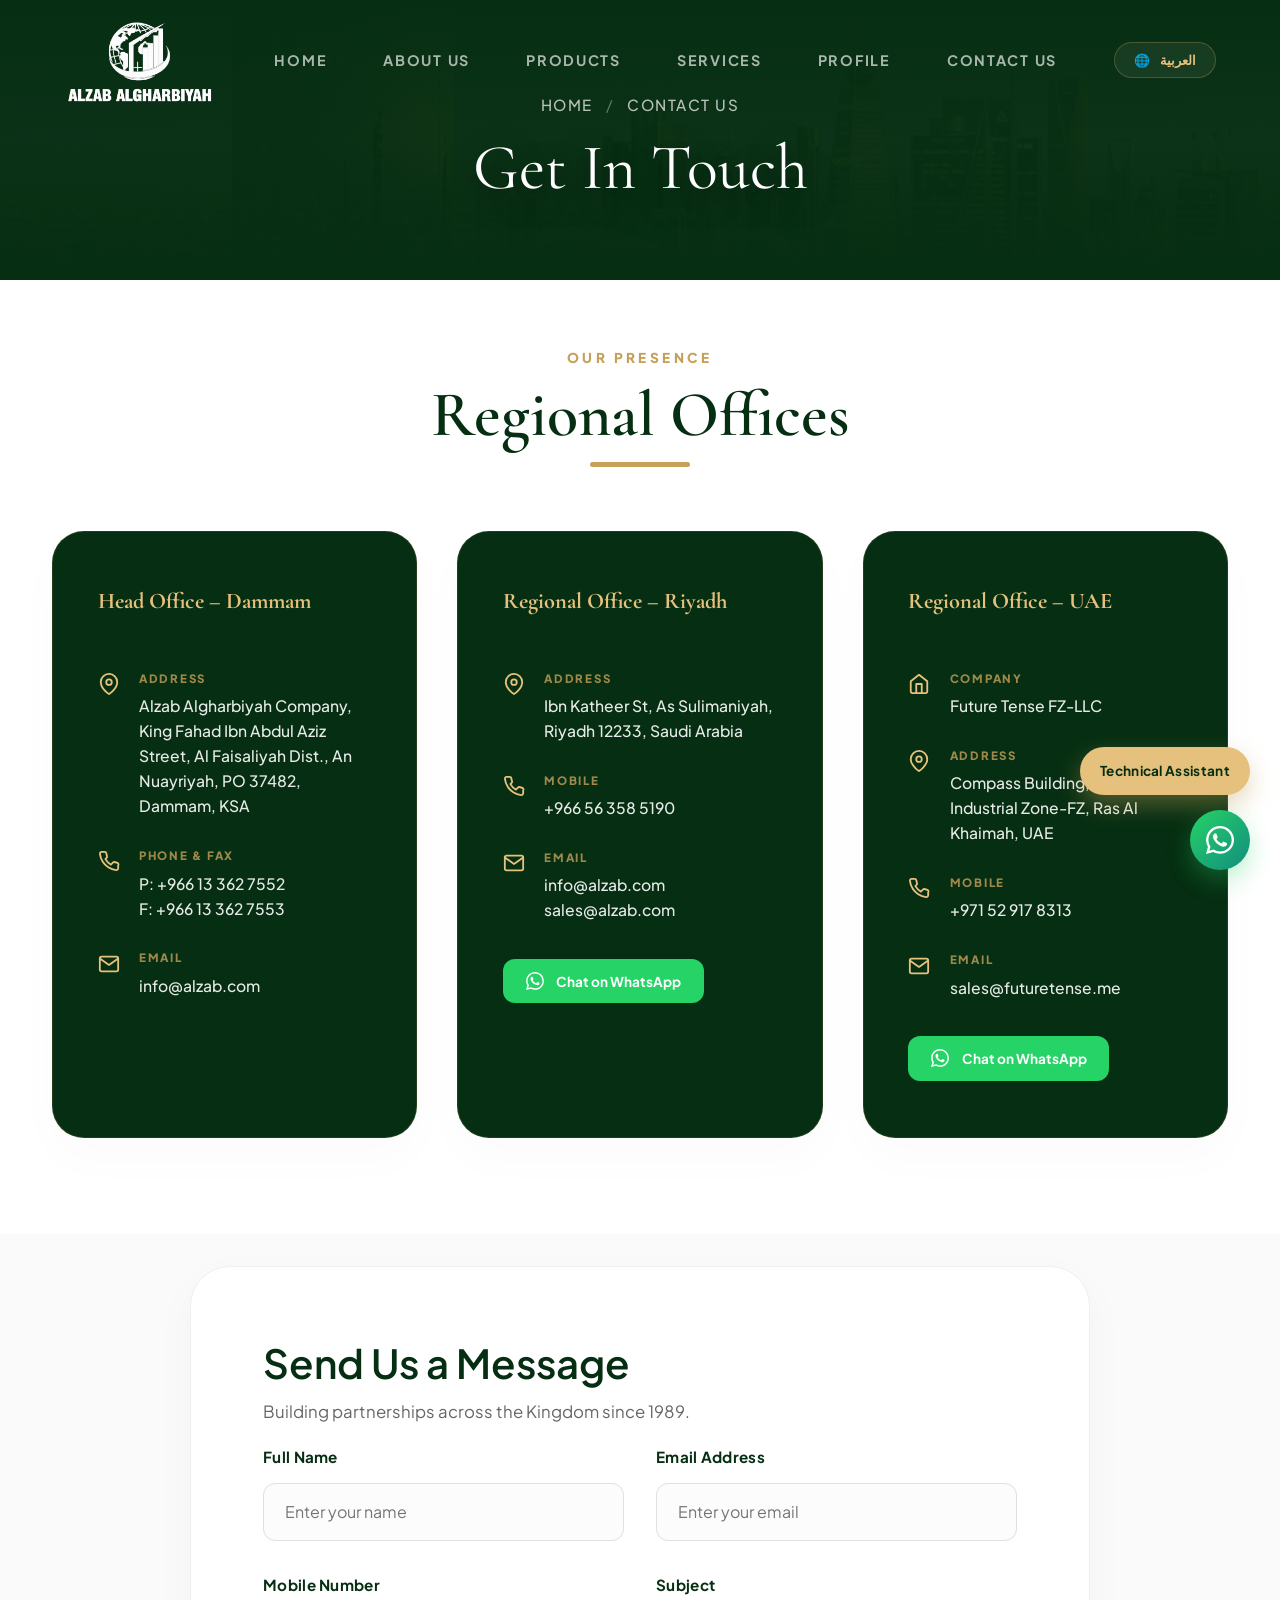
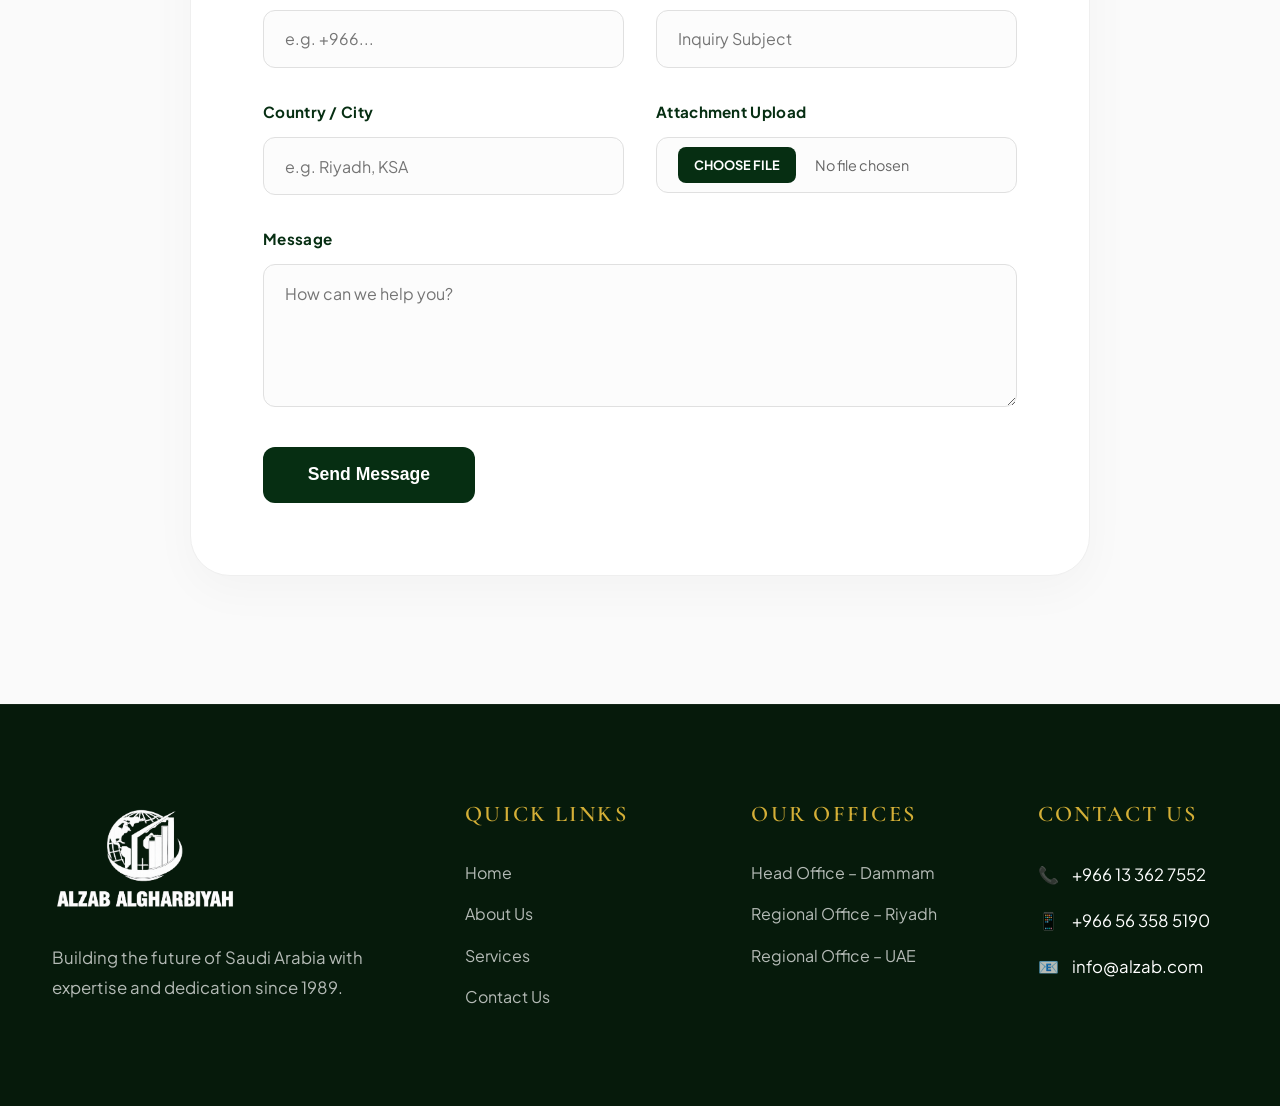
<file: contact.html>
<!DOCTYPE html>
<html lang="en" dir="ltr">
<head>
  <meta charset="UTF-8" />
  <meta name="viewport" content="width=device-width, initial-scale=1.0" />
  <title>Contact Us – Alzab Algharbiyah</title>
  <link rel="stylesheet" href="style.css" />
  <link rel="preconnect" href="https://fonts.googleapis.com" />
  <link rel="preconnect" href="https://fonts.gstatic.com" crossorigin />
  <link href="https://fonts.googleapis.com/css2?family=Cormorant+Garamond:ital,wght@0,300;0,400;0,500;0,600;0,700;1,300;1,400;1,500;1,600;1,700&family=Plus+Jakarta+Sans:wght@300;400;500;600;700;800&family=Tajawal:wght@300;400;500;700;800&display=swap" rel="stylesheet" />
</head>
<body class="inner-page">
  <nav class="navbar scrolled" id="navbar">
    <div class="nav-container">
      <a href="index.html" class="nav-brand"><img src="assets/images/brands/Alzab.png" alt="Alzab" class="nav-logo-img" /></a>
      <ul class="nav-links" id="navLinks">
        <li><a href="index.html"     class="nav-item" data-en="Home" data-ar="الرئيسية">Home</a></li>
        <li><a href="about.html"    class="nav-item" data-en="About Us" data-ar="من نحن">About Us</a></li>
        <li class="nav-item-dropdown">
          <a href="products.html" class="nav-item" data-en="Products" data-ar="المنتجات">Products</a>
          <ul class="vertical-dropdown">
            <li class="has-submenu">
              <a href="brands/obo.html"><img src="assets/images/brands/OBO_Bettermann_normalized.jpg" class="dropdown-logo"> <span class="lang-text" data-en="OBO Bettermann" data-ar="أوبو بيترمان">OBO Bettermann</span></a>
              <ul class="sub-dropdown">
                <li><a href="brands/obo.html#tbs" data-en="TBS – Transient and lightning protection systems" data-ar="TBS – أنظمة الحماية من الصواعق والعابرة">TBS – Transient and lightning protection systems</a></li>
                <li><a href="brands/obo.html#ufs" data-en="UFS – Underfloor systems" data-ar="UFS – أنظمة تحت الأرض">UFS – Underfloor systems</a></li>
                <li><a href="brands/obo.html#vbs" data-en="VBS – Connection and Fastening Systems" data-ar="VBS – أنظمة التوصيل والتثبيت">VBS – Connection and Fastening Systems</a></li>
                <li><a href="brands/obo.html#kts" data-en="KTS – Cable support systems" data-ar="KTS – أنظمة دعم الكابلات">KTS – Cable support systems</a></li>
                <li><a href="brands/obo.html#bss" data-en="BSS – Fire protection systems" data-ar="BSS – أنظمة الحماية من الحريق">BSS – Fire protection systems</a></li>
                <li><a href="brands/obo.html#lfs" data-en="LFS – Cable routing systems" data-ar="LFS – أنظمة توجيه الكابلات">LFS – Cable routing systems</a></li>
                <li><a href="brands/obo.html#egs" data-en="EGS – Device systems" data-ar="EGS – أنظمة الأجهزة">EGS – Device systems</a></li>
              </ul>
            </li>
            <li class="has-submenu">
              <a href="brands/extell.html"><img src="assets/images/brands/ExTell_normalized.jpg" class="dropdown-logo"> <span class="lang-text" data-en="Extell" data-ar="إكستيل">Extell</span></a>
              <ul class="sub-dropdown">
                <li><a href="brands/extell.html#battery" data-en="Battery" data-ar="بطاريات">Battery</a></li>
                <li><a href="brands/extell.html#cables" data-en="Copper and Elevator Cables" data-ar="كابلات النحاس والمصاعد">Copper and Elevator Cables</a></li>
                <li><a href="brands/extell.html#fiber" data-en="Fiber Cables" data-ar="كابلات الألياف">Fiber Cables</a></li>
                <li><a href="brands/extell.html#pdu" data-en="PDU" data-ar="وحدة توزيع الطاقة (PDU)">PDU</a></li>
                <li><a href="brands/extell.html#racks" data-en="Rack and Cabinets" data-ar="الرفوف والكبائن">Rack and Cabinets</a></li>
                <li><a href="brands/extell.html#ups" data-en="UPS" data-ar="مزود الطاقة غير المنقطع (UPS)">UPS</a></li>
              </ul>
            </li>
            <li class="has-submenu">
              <a href="brands/vmr.html"><img src="assets/images/brands/VMR_normalized.jpg" class="dropdown-logo"> <span class="lang-text" data-en="VMR" data-ar="في إم آر">VMR</span></a>
              <ul class="sub-dropdown">
                <li><a href="brands/vmr.html#power-towers" data-en="Retractable power towers &amp; Underfloor Boxes" data-ar="أبراج الطاقة القابلة للسحب وصناديق الأرضية">Retractable power towers &amp; Underfloor Boxes</a></li>
                <li><a href="brands/vmr.html#bollards" data-en="Bollards" data-ar="أعمدة الحماية">Bollards</a></li>
                <li><a href="brands/vmr.html#exhaust" data-en="Exhaust systems" data-ar="أنظمة العادم">Exhaust systems</a></li>
                <li><a href="brands/vmr.html#urban" data-en="Urban furnishing" data-ar="تأثيث المناطق الحضرية">Urban furnishing</a></li>
              </ul>
            </li>
            <li class="has-submenu">
              <a href="brands/barqan.html"><img src="assets/images/brands/Barqan_normalized.jpg" class="dropdown-logo"> <span class="lang-text" data-en="Barqan" data-ar="برقان">Barqan</span></a>
              <ul class="sub-dropdown">
                <li class="submenu-category-label" data-en="Electrical" data-ar="كهربائي">Electrical</li>
                <li><a href="brands/barqan.html#conduit" data-en="Metal Conduit System" data-ar="أنظمة المواسير المعدنية">Metal Conduit System</a></li>
                <li><a href="brands/barqan.html#boxes" data-en="Boxes" data-ar="صناديق">Boxes</a></li>
                <li><a href="brands/barqan.html#floor-boxes" data-en="Floor Boxes" data-ar="صناديق أرضية">Floor Boxes</a></li>
                <li><a href="brands/barqan.html#mgt" data-en="Cable Management System" data-ar="أنظمة إدارة الكابلات">Cable Management System</a></li>
                <li><a href="brands/barqan.html#terminals" data-en="Cable Terminals" data-ar="نهائيات الكابلات">Cable Terminals</a></li>
                <li class="submenu-category-label" data-en="Civil" data-ar="مدني">Civil</li>
                <li><a href="brands/barqan.html#raised-floor" data-en="Raised Access Floor" data-ar="الأرضية المرفوعة">Raised Access Floor</a></li>
                <li><a href="brands/barqan.html#precast" data-en="Precast" data-ar="الخرسانة مسبقة الصب">Precast</a></li>
              </ul>
            </li>
          </ul>
        </li>
        <li><a href="services.html" class="nav-item" data-en="Services" data-ar="الخدمات">Services</a></li>
        <li><a href="assets/profile/Alzab_Profile.pdf" class="nav-item" data-en="Profile" data-ar="ملف الشركة" download>Profile</a></li>
        <li><a href="contact.html"  class="nav-item active" data-en="Contact Us" data-ar="اتصل بنا">Contact Us</a></li>
      </ul>
      <div class="nav-actions">
        <button class="lang-btn" id="langToggle" onclick="toggleLang()">
          <span class="lang-icon">🌐</span>
          <span class="lang-label" id="langLabel">العربية</span>
        </button>
        <button class="hamburger" id="hamburger" onclick="toggleMenu()">
          <span></span><span></span><span></span>
        </button>
      </div>
    </div>
  </nav>

  <!-- Hero Banner -->
  <section class="ct-hero-banner">
    <div class="ct-hero-bg"></div>
    <div class="ct-hero-overlay"></div>
    <div class="ct-hero-content">
      <div class="about-breadcrumb">
        <a href="index.html" data-en="Home" data-ar="الرئيسية">Home</a>
        <span class="breadcrumb-sep">/</span>
        <span data-en="Contact Us" data-ar="اتصل بنا">Contact Us</span>
      </div>
      <h1 data-en="Get In Touch" data-ar="تواصل معنا">Get In Touch</h1>
    </div>
  </section>

  <!-- OFFICES SECTION -->
  <section class="offices-sec" id="offices">
    <div class="container">
      <div class="section-header">
        <span class="section-tag" data-en="Our Presence" data-ar="تواجدنا">Our Presence</span>
        <h2 class="section-title" data-en="Regional Offices" data-ar="المكاتب الإقليمية">Regional Offices</h2>
        <div class="title-bar"></div>
      </div>

      <div class="offices-grid">
        <!-- HEAD OFFICE - DAMMAM -->
        <div class="office-card" id="office-dammam">
          <img src="assets/images/brands/Alzab.png" class="office-watermark" alt="Watermark" />
          <h4 data-en="Head Office – Dammam" data-ar="المكتب الرئيسي – الدمام">Head Office – Dammam</h4>
          <div class="office-details">
            <div class="office-detail-item">
              <div class="office-icon">
                <svg viewBox="0 0 24 24" fill="none" stroke="currentColor" stroke-width="2" stroke-linecap="round" stroke-linejoin="round"><path d="M21 10c0 7-9 13-9 13s-9-6-9-13a9 9 0 0 1 18 0z"></path><circle cx="12" cy="10" r="3"></circle></svg>
              </div>
              <div class="office-content">
                <span class="office-label" data-en="Address" data-ar="العنوان">Address</span>
                <span class="office-value" data-en="Alzab Algharbiyah Company, King Fahad Ibn Abdul Aziz Street, Al Faisaliyah Dist., An Nuayriyah, PO 37482, Dammam, KSA" data-ar="شركة الزاب الغربية، شارع الملك فهد بن عبدالعزيز، حي الفيصلية، النعيرية، ص.ب 37482، الدمام، المملكة العربية السعودية">Alzab Algharbiyah Company, King Fahad Ibn Abdul Aziz Street, Dammam, KSA</span>
              </div>
            </div>
            <div class="office-detail-item">
              <div class="office-icon">
                <svg viewBox="0 0 24 24" fill="none" stroke="currentColor" stroke-width="2" stroke-linecap="round" stroke-linejoin="round"><path d="M22 16.92v3a2 2 0 0 1-2.18 2 19.79 19.79 0 0 1-8.63-3.07 19.5 19.5 0 0 1-6-6 19.79 19.79 0 0 1-3.07-8.67A2 2 0 0 1 4.11 2h3a2 2 0 0 1 2 1.72 12.84 12.84 0 0 0 .7 2.81 2 2 0 0 1-.45 2.11L8.09 9.91a16 16 0 0 0 6 6l2.19-2.19a2 2 0 0 1 2.11-.45 12.84 12.84 0 0 0 2.81.7A2 2 0 0 1 22 16.92z"></path></svg>
              </div>
              <div class="office-content">
                <span class="office-label" data-en="Phone & Fax" data-ar="الهاتف والفاكس">Phone & Fax</span>
                <span class="office-value">P: +966 13 362 7552<br>F: +966 13 362 7553</span>
              </div>
            </div>
            <div class="office-detail-item">
              <div class="office-icon">
                <svg viewBox="0 0 24 24" fill="none" stroke="currentColor" stroke-width="2" stroke-linecap="round" stroke-linejoin="round"><path d="M4 4h16c1.1 0 2 .9 2 2v12c0 1.1-.9 2-2 2H4c-1.1 0-2-.9-2-2V6c0-1.1.9-2 2-2z"></path><polyline points="22,6 12,13 2,6"></polyline></svg>
              </div>
              <div class="office-content">
                <span class="office-label" data-en="Email" data-ar="البريد">Email</span>
                <span class="office-value"><a href="mailto:info@alzab.com">info@alzab.com</a></span>
              </div>
            </div>
          </div>
        </div>

        <!-- REGIONAL OFFICE - RIYADH -->
        <div class="office-card" id="office-riyadh">
          <img src="assets/images/brands/Alzab.png" class="office-watermark" alt="Watermark" />
          <h4 data-en="Regional Office – Riyadh" data-ar="المكتب الإقليمي – الرياض">Regional Office – Riyadh</h4>
          <div class="office-details">
            <div class="office-detail-item">
              <div class="office-icon">
                <svg viewBox="0 0 24 24" fill="none" stroke="currentColor" stroke-width="2" stroke-linecap="round" stroke-linejoin="round"><path d="M21 10c0 7-9 13-9 13s-9-6-9-13a9 9 0 0 1 18 0z"></path><circle cx="12" cy="10" r="3"></circle></svg>
              </div>
              <div class="office-content">
                <span class="office-label" data-en="Address" data-ar="العنوان">Address</span>
                <span class="office-value" data-en="Ibn Katheer St, As Sulimaniyah, Riyadh 12233, Saudi Arabia" data-ar="شارع ابن كثير، السليمانية، الرياض 12233، المملكة العربية السعودية">Ibn Katheer St, As Sulimaniyah, Riyadh</span>
              </div>
            </div>
            <div class="office-detail-item">
              <div class="office-icon">
                <svg viewBox="0 0 24 24" fill="none" stroke="currentColor" stroke-width="2" stroke-linecap="round" stroke-linejoin="round"><path d="M22 16.92v3a2 2 0 0 1-2.18 2 19.79 19.79 0 0 1-8.63-3.07 19.5 19.5 0 0 1-6-6 19.79 19.79 0 0 1-3.07-8.67A2 2 0 0 1 4.11 2h3a2 2 0 0 1 2 1.72 12.84 12.84 0 0 0 .7 2.81 2 2 0 0 1-.45 2.11L8.09 9.91a16 16 0 0 0 6 6l2.19-2.19a2 2 0 0 1 2.11-.45 12.84 12.84 0 0 0 2.81.7A2 2 0 0 1 22 16.92z"></path></svg>
              </div>
              <div class="office-content">
                <span class="office-label" data-en="Mobile" data-ar="الجوال">Mobile</span>
                <span class="office-value"><a href="tel:+966563585190">+966 56 358 5190</a></span>
              </div>
            </div>
            <div class="office-detail-item">
              <div class="office-icon">
                <svg viewBox="0 0 24 24" fill="none" stroke="currentColor" stroke-width="2" stroke-linecap="round" stroke-linejoin="round"><path d="M4 4h16c1.1 0 2 .9 2 2v12c0 1.1-.9 2-2 2H4c-1.1 0-2-.9-2-2V6c0-1.1.9-2 2-2z"></path><polyline points="22,6 12,13 2,6"></polyline></svg>
              </div>
              <div class="office-content">
                <span class="office-label" data-en="Email" data-ar="البريد">Email</span>
                <span class="office-value">
                  <a href="mailto:info@alzab.com">info@alzab.com</a><br>
                  <a href="mailto:sales@alzab.com">sales@alzab.com</a>
                </span>
              </div>
            </div>
            <a href="https://wa.me/966563585190" target="_blank" class="office-wa-link">
              <svg style="width:18px;height:18px" viewBox="0 0 24 24" fill="currentColor"><path d="M17.472 14.382c-.297-.149-1.758-.867-2.03-.967-.273-.099-.471-.148-.67.15-.197.297-.767.966-.94 1.164-.173.199-.347.223-.644.075-.297-.15-1.255-.463-2.39-1.475-.883-.788-1.48-1.761-1.653-2.059-.173-.297-.018-.458.13-.606.134-.133.298-.347.446-.52.149-.174.198-.298.298-.497.099-.198.05-.371-.025-.52-.075-.149-.669-1.612-.916-2.207-.242-.579-.487-.5-.669-.51-.173-.008-.371-.01-.57-.01-.198 0-.52.074-.792.372-.272.297-1.04 1.016-1.04 2.479 0 1.462 1.065 2.875 1.213 3.074.149.198 2.096 3.2 5.077 4.487.709.306 1.262.489 1.694.625.712.227 1.36.195 1.871.118.571-.085 1.758-.719 2.006-1.413.248-.694.248-1.289.173-1.413-.074-.124-.272-.198-.57-.347m-5.421 7.403h-.004a9.87 9.87 0 01-5.031-1.378l-.361-.214-3.741.982.998-3.648-.235-.374a9.86 9.86 0 01-1.51-5.26c.001-5.45 4.436-9.884 9.888-9.884 2.64 0 5.122 1.03 6.988 2.898a9.825 9.825 0 012.893 6.994c-.003 5.45-4.437 9.884-9.885 9.884m8.413-18.297A11.815 11.815 0 0012.05 0C5.495 0 .16 5.335.157 11.892c0 2.096.547 4.142 1.588 5.945L.057 24l6.305-1.654a11.882 11.882 0 005.683 1.448h.005c6.554 0 11.89-5.335 11.893-11.893a11.821 11.821 0 00-3.48-8.413z"/></svg>
              <span data-en="Chat on WhatsApp" data-ar="دردشة واتساب">Chat on WhatsApp</span>
            </a>
          </div>
        </div>

        <!-- REGIONAL OFFICE - UAE -->
        <div class="office-card" id="office-uae">
          <img src="assets/images/brands/Alzab.png" class="office-watermark" alt="Watermark" />
          <h4 data-en="Regional Office – UAE" data-ar="المكتب الإقليمي – الإمارات">Regional Office – UAE</h4>
          <div class="office-details">
            <div class="office-detail-item">
              <div class="office-icon">
                <svg viewBox="0 0 24 24" fill="none" stroke="currentColor" stroke-width="2" stroke-linecap="round" stroke-linejoin="round"><path d="M3 9l9-7 9 7v11a2 2 0 0 1-2 2H5a2 2 0 0 1-2-2z"></path><polyline points="9 22 9 12 15 12 15 22"></polyline></svg>
              </div>
              <div class="office-content">
                <span class="office-label" data-en="Company" data-ar="الشركة">Company</span>
                <span class="office-value">Future Tense FZ-LLC</span>
              </div>
            </div>
            <div class="office-detail-item">
              <div class="office-icon">
                <svg viewBox="0 0 24 24" fill="none" stroke="currentColor" stroke-width="2" stroke-linecap="round" stroke-linejoin="round"><path d="M21 10c0 7-9 13-9 13s-9-6-9-13a9 9 0 0 1 18 0z"></path><circle cx="12" cy="10" r="3"></circle></svg>
              </div>
              <div class="office-content">
                <span class="office-label" data-en="Address" data-ar="العنوان">Address</span>
                <span class="office-value" data-en="Compass Building, AL Hamra Industrial Zone-FZ, Ras Al Khaimah, UAE" data-ar="مبنى كومباس، منطقة الحمراء الصناعية-FZ، رأس الخيمة، الإمارات العربية المتحدة">AL Hamra Industrial Zone, RAK, UAE</span>
              </div>
            </div>
            <div class="office-detail-item">
              <div class="office-icon">
                <svg viewBox="0 0 24 24" fill="none" stroke="currentColor" stroke-width="2" stroke-linecap="round" stroke-linejoin="round"><path d="M22 16.92v3a2 2 0 0 1-2.18 2 19.79 19.79 0 0 1-8.63-3.07 19.5 19.5 0 0 1-6-6 19.79 19.79 0 0 1-3.07-8.67A2 2 0 0 1 4.11 2h3a2 2 0 0 1 2 1.72 12.84 12.84 0 0 0 .7 2.81 2 2 0 0 1-.45 2.11L8.09 9.91a16 16 0 0 0 6 6l2.19-2.19a2 2 0 0 1 2.11-.45 12.84 12.84 0 0 0 2.81.7A2 2 0 0 1 22 16.92z"></path></svg>
              </div>
              <div class="office-content">
                <span class="office-label" data-en="Mobile" data-ar="الجوال">Mobile</span>
                <span class="office-value"><a href="tel:+971529178313">+971 52 917 8313</a></span>
              </div>
            </div>
            <div class="office-detail-item">
              <div class="office-icon">
                <svg viewBox="0 0 24 24" fill="none" stroke="currentColor" stroke-width="2" stroke-linecap="round" stroke-linejoin="round"><path d="M4 4h16c1.1 0 2 .9 2 2v12c0 1.1-.9 2-2 2H4c-1.1 0-2-.9-2-2V6c0-1.1.9-2 2-2z"></path><polyline points="22,6 12,13 2,6"></polyline></svg>
              </div>
              <div class="office-content">
                <span class="office-label" data-en="Email" data-ar="البريد">Email</span>
                <span class="office-value"><a href="mailto:sales@futuretense.me">sales@futuretense.me</a></span>
              </div>
            </div>
            <a href="https://wa.me/971529178313" target="_blank" class="office-wa-link">
              <svg style="width:18px;height:18px" viewBox="0 0 24 24" fill="currentColor"><path d="M17.472 14.382c-.297-.149-1.758-.867-2.03-.967-.273-.099-.471-.148-.67.15-.197.297-.767.966-.94 1.164-.173.199-.347.223-.644.075-.297-.15-1.255-.463-2.39-1.475-.883-.788-1.48-1.761-1.653-2.059-.173-.297-.018-.458.13-.606.134-.133.298-.347.446-.52.149-.174.198-.298.298-.497.099-.198.05-.371-.025-.52-.075-.149-.669-1.612-.916-2.207-.242-.579-.487-.5-.669-.51-.173-.008-.371-.01-.57-.01-.198 0-.52.074-.792.372-.272.297-1.04 1.016-1.04 2.479 0 1.462 1.065 2.875 1.213 3.074.149.198 2.096 3.2 5.077 4.487.709.306 1.262.489 1.694.625.712.227 1.36.195 1.871.118.571-.085 1.758-.719 2.006-1.413.248-.694.248-1.289.173-1.413-.074-.124-.272-.198-.57-.347m-5.421 7.403h-.004a9.87 9.87 0 01-5.031-1.378l-.361-.214-3.741.982.998-3.648-.235-.374a9.86 9.86 0 01-1.51-5.26c.001-5.45 4.436-9.884 9.888-9.884 2.64 0 5.122 1.03 6.988 2.898a9.825 9.825 0 012.893 6.994c-.003 5.45-4.437 9.884-9.885 9.884m8.413-18.297A11.815 11.815 0 0012.05 0C5.495 0 .16 5.335.157 11.892c0 2.096.547 4.142 1.588 5.945L.057 24l6.305-1.654a11.882 11.882 0 005.683 1.448h.005c6.554 0 11.89-5.335 11.893-11.893a11.821 11.821 0 00-3.48-8.413z"/></svg>
              <span data-en="Chat on WhatsApp" data-ar="دردشة واتساب">Chat on WhatsApp</span>
            </a>
          </div>
        </div>
      </div>
    </div>
  </section>

  <section class="ct-main">
    <div class="container">
      <div class="ct-grid">
        <!-- Professional Form Panel -->
        <div class="ct-form-panel">
          <div class="form-title-wrap">
            <h2 data-en="Send Us a Message" data-ar="أرسل لنا رسالة">Send Us a Message</h2>
            <p data-en="Building partnerships across the Kingdom since 1989." data-ar="نبني شراكات عبر المملكة منذ عام 1989.">Building partnerships across the Kingdom since 1989.</p>
          </div>
          <form class="ct-form" id="contactForm" action="https://formsubmit.co/ajax/sales@alzab.com" method="POST" enctype="multipart/form-data">
            <!-- FormSubmit Configuration -->
            <input type="hidden" name="_cc" value="adam@alzab.com,sameer@alzab.com">
            <input type="hidden" name="_subject" value="New Website Inquiry - Alzab Algharbiyah">
            <input type="hidden" name="_honey" style="display:none">
            <input type="hidden" name="_template" value="table">
            <input type="hidden" name="_captcha" value="false">

            <div class="form-row">
              <div class="form-group">
                <label data-en="Full Name" data-ar="الاسم الكامل">Full Name</label>
                <input type="text" id="userName" name="Name" placeholder="Enter your name" required />
              </div>
              <div class="form-group">
                <label data-en="Email Address" data-ar="البريد الإلكتروني">Email Address</label>
                <input type="email" id="userEmail" name="Email" placeholder="Enter your email" required />
              </div>
            </div>
            <div class="form-row">
              <div class="form-group">
                <label data-en="Mobile Number" data-ar="رقم الجوال">Mobile Number</label>
                <input type="tel" id="userMobile" name="Mobile" placeholder="e.g. +966..." required />
              </div>
              <div class="form-group">
                <label data-en="Subject" data-ar="الموضوع">Subject</label>
                <input type="text" id="userSubject" name="Subject" placeholder="Inquiry Subject" required />
              </div>
            </div>
            <div class="form-row">
              <div class="form-group">
                <label data-en="Country / City" data-ar="الدولة / المدينة">Country / City</label>
                <input type="text" id="userLocation" name="Location" placeholder="e.g. Riyadh, KSA" required />
              </div>
              <div class="form-group">
                <label data-en="Attachment Upload" data-ar="تحميل المرفقات">Attachment Upload</label>
                <div class="file-upload-wrapper">
                  <input type="file" id="userFile" name="Attachment" class="file-input" />
                  <div class="file-custom-btn">
                    <span class="file-btn-text" data-en="Choose File" data-ar="اختر ملف">Choose File</span>
                    <span class="file-name-label" id="fileNameLabel" data-en="No file chosen" data-ar="لم يتم اختيار ملف">No file chosen</span>
                  </div>
                </div>
              </div>
            </div>
            <div class="form-group">
              <label data-en="Message" data-ar="الرسالة">Message</label>
              <textarea id="userMessage" name="Message" placeholder="How can we help you?" rows="5" required></textarea>
            </div>
            <button type="submit" id="submitBtn" class="ct-form-btn">
              <span data-en="Send Message" data-ar="إرسال الرسالة">Send Message</span>
            </button>
            <div id="formFeedback" style="display:none; margin-top: 2rem; font-weight: 700;">
              <!-- Dynamic feedback injected via JS -->
            </div>
          </form>
        </div>
      </div>
    </div>
  </section>

  <footer class="footer">
    <div class="container">
      <div class="footer-grid">
        <div class="footer-brand">
          <img src="assets/images/brands/Alzab.png" alt="Alzab" class="footer-logo" />
          <p data-en="Building the future of Saudi Arabia with expertise and dedication since 1989." data-ar="نبني مستقبل المملكة العربية السعودية بخبرة وتفانٍ منذ عام 1989.">Building the future of Saudi Arabia with expertise and dedication since 1989.</p>
        </div>
        <div class="footer-links">
          <h4 data-en="Quick Links" data-ar="روابط سريعة">Quick Links</h4>
          <ul>
            <li><a href="index.html" data-en="Home" data-ar="الرئيسية">Home</a></li>
            <li><a href="about.html" data-en="About Us" data-ar="من نحن">About Us</a></li>
            <li><a href="services.html" data-en="Services" data-ar="الخدمات">Services</a></li>
            <li><a href="contact.html" data-en="Contact Us" data-ar="اتصل بنا">Contact Us</a></li>
          </ul>
        </div>
        <div class="footer-links">
          <h4 data-en="Our Offices" data-ar="مكاتبنا">Our Offices</h4>
          <ul>
            <li><a href="#office-dammam" data-en="Head Office – Dammam" data-ar="المكتب الرئيسي – الدمام">Head Office – Dammam</a></li>
            <li><a href="#office-riyadh" data-en="Regional Office – Riyadh" data-ar="المكتب الإقليمي – الرياض">Regional Office – Riyadh</a></li>
            <li><a href="#office-uae" data-en="Regional Office – UAE" data-ar="المكتب الإقليمي – الإمارات">Regional Office – UAE</a></li>
          </ul>
        </div>
        <div class="footer-contact">
          <h4 data-en="Contact Us" data-ar="تواصل معنا">Contact Us</h4>
          <p>📞 <a href="tel:+966133627552">+966 13 362 7552</a></p>
          <p>📱 <a href="tel:+966563585190">+966 56 358 5190</a></p>
          <p>📧 <a href="mailto:info@alzab.com">info@alzab.com</a></p>
        </div>
      </div>
    </div>
  </footer>

  <script src="script.js"></script>
  <script>document.getElementById('navbar').classList.add('scrolled');</script>
</body>
</html>
</file>
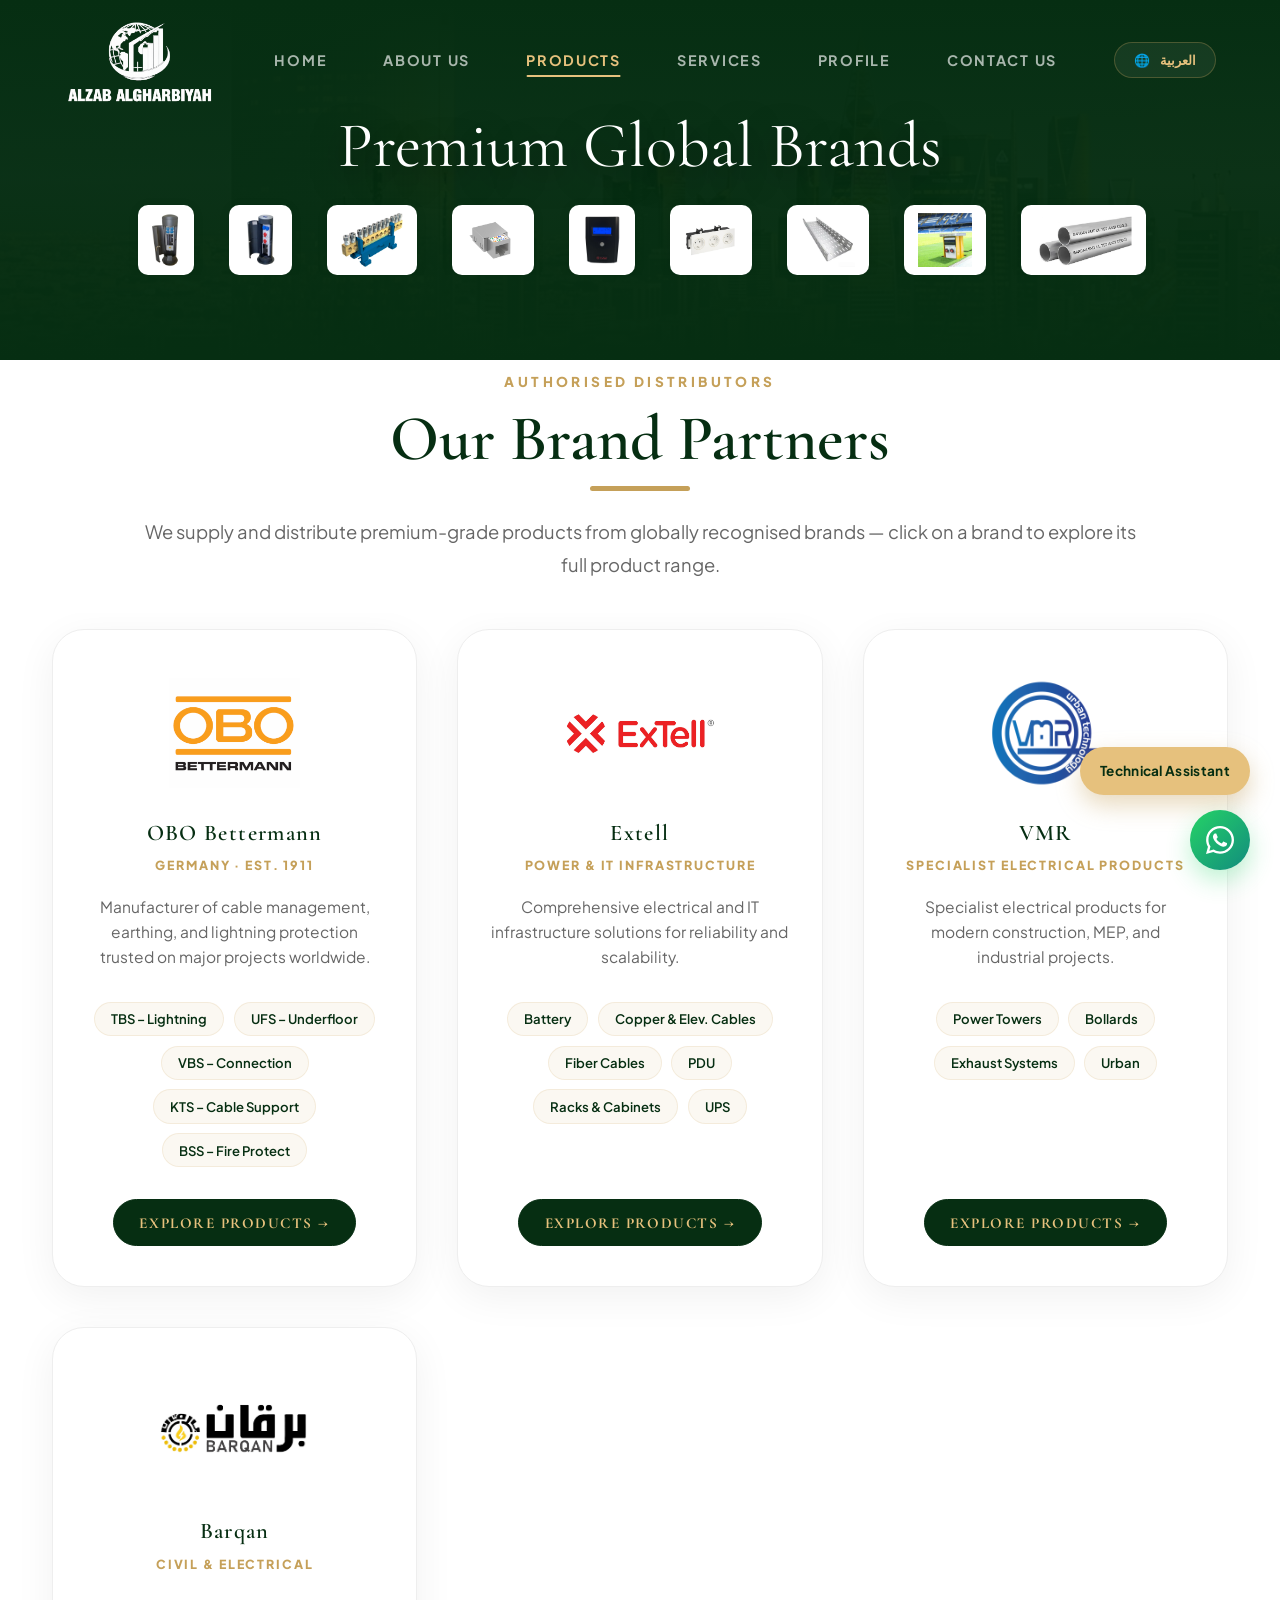
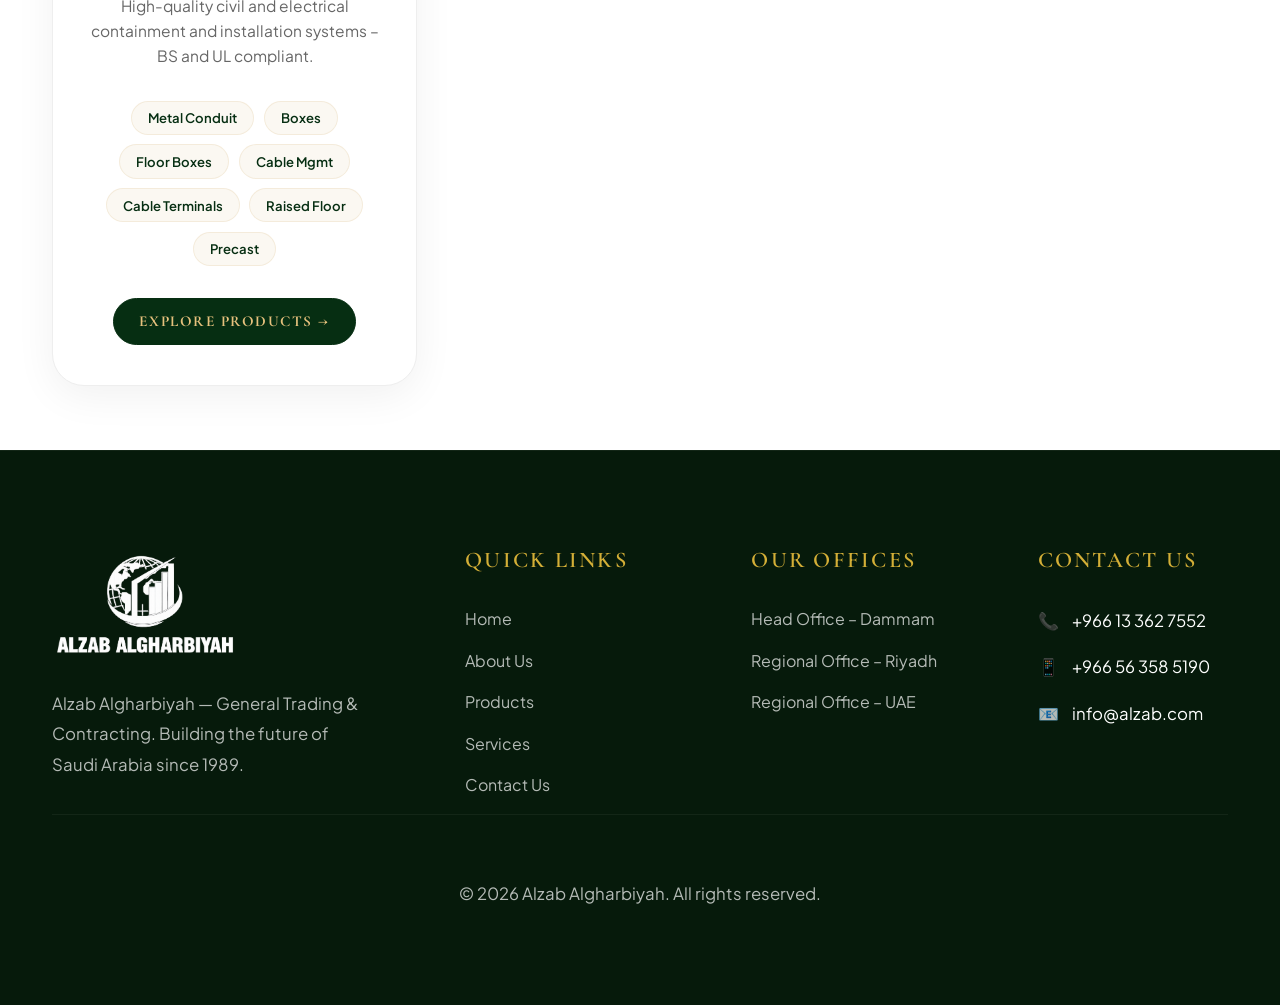
<file: products.html>
<!DOCTYPE html>
<html lang="en" dir="ltr">
<head>
  <meta charset="UTF-8" />
  <meta name="viewport" content="width=device-width, initial-scale=1.0" />
  <title>Our Products – Alzab Algharbiyah</title>
  <meta name="description" content="Explore Alzab Algharbiyah's premium brand partners: OBO Bettermann, Extell, Barqan, and VMR. Authorised distributors across Saudi Arabia." />
    <link rel="preconnect" href="https://fonts.googleapis.com" />
  <link rel="preconnect" href="https://fonts.gstatic.com" crossorigin />
  <link href="https://fonts.googleapis.com/css2?family=Prata&family=Inter:wght@300;400;500;600;700;800&family=Tajawal:wght@300;400;500;700;800&display=swap" rel="stylesheet" />
  <link rel="stylesheet" href="style.css" />
</head>
<body class="inner-page">
  <!-- Global SVG Assets -->
  <svg width="0" height="0" style="position:absolute">
    <defs>
      <linearGradient id="goldGradient" x1="0%" y1="0%" x2="100%" y2="100%">
        <stop offset="0%" style="stop-color: #FFF5B7; stop-opacity: 1" />
        <stop offset="40%" style="stop-color: #f7ef8a; stop-opacity: 1" />
        <stop offset="60%" style="stop-color: #d4af37; stop-opacity: 1" />
        <stop offset="100%" style="stop-color: #a67c00; stop-opacity: 1" />
      </linearGradient>
    </defs>
  </svg>

  <!-- NAVBAR -->
  <nav class="navbar scrolled" id="navbar">
    <div class="nav-container">
      <a href="index.html" class="nav-brand">
        <img src="assets/images/brands/Alzab.png" alt="Alzab Algharbiyah" class="nav-logo-img" />
      </a>
      <ul class="nav-links" id="navLinks">
        <li><a href="index.html"     class="nav-item" data-en="Home"       data-ar="الرئيسية">Home</a></li>
        <li><a href="about.html"    class="nav-item" data-en="About Us"   data-ar="من نحن">About Us</a></li>
        <li class="nav-item-dropdown">
          <a href="products.html" class="nav-item active" data-en="Products" data-ar="المنتجات">Products</a>
          <ul class="vertical-dropdown">
            <li class="has-submenu">
              <a href="brands/obo.html"><img src="assets/images/brands/OBO_Bettermann_normalized.jpg" class="dropdown-logo"> <span class="lang-text" data-en="OBO Bettermann" data-ar="أوبو بيترمان">OBO Bettermann</span></a>
              <ul class="sub-dropdown">
                <li><a href="brands/obo.html#tbs" data-en="TBS – Transient and lightning protection systems" data-ar="TBS – أنظمة الحماية من الصواعق والعابرة">TBS – Transient and lightning protection systems</a></li>
                <li><a href="brands/obo.html#ufs" data-en="UFS – Underfloor systems" data-ar="UFS – أنظمة تحت الأرض">UFS – Underfloor systems</a></li>
                <li><a href="brands/obo.html#vbs" data-en="VBS – Connection and Fastening Systems" data-ar="VBS – أنظمة التوصيل والتثبيت">VBS – Connection and Fastening Systems</a></li>
                <li><a href="brands/obo.html#kts" data-en="KTS – Cable support systems" data-ar="KTS – أنظمة دعم الكابلات">KTS – Cable support systems</a></li>
                <li><a href="brands/obo.html#bss" data-en="BSS – Fire protection systems" data-ar="BSS – أنظمة الحماية من الحريق">BSS – Fire protection systems</a></li>
                <li><a href="brands/obo.html#lfs" data-en="LFS – Cable routing systems" data-ar="LFS – أنظمة توجيه الكابلات">LFS – Cable routing systems</a></li>
                <li><a href="brands/obo.html#egs" data-en="EGS – Device systems" data-ar="EGS – أنظمة الأجهزة">EGS – Device systems</a></li>
              </ul>
            </li>
            <li class="has-submenu">
              <a href="brands/extell.html"><img src="assets/images/brands/ExTell_normalized.jpg" class="dropdown-logo"> <span class="lang-text" data-en="Extell" data-ar="إكستيل">Extell</span></a>
              <ul class="sub-dropdown">
                <li><a href="brands/extell.html#battery" data-en="Battery" data-ar="بطاريات">Battery</a></li>
                <li><a href="brands/extell.html#cables" data-en="Copper and Elevator Cables" data-ar="كابلات النحاس والمصاعد">Copper and Elevator Cables</a></li>
                <li><a href="brands/extell.html#fiber" data-en="Fiber Cables" data-ar="كابلات الألياف">Fiber Cables</a></li>
                <li><a href="brands/extell.html#pdu" data-en="PDU" data-ar="وحدة توزيع الطاقة (PDU)">PDU</a></li>
                <li><a href="brands/extell.html#racks" data-en="Rack and Cabinets" data-ar="الرفوف والكبائن">Rack and Cabinets</a></li>
                <li><a href="brands/extell.html#ups" data-en="UPS" data-ar="مزود الطاقة غير المنقطع (UPS)">UPS</a></li>
              </ul>
            </li>
            <li class="has-submenu">
              <a href="brands/vmr.html"><img src="assets/images/brands/VMR_normalized.jpg" class="dropdown-logo"> <span class="lang-text" data-en="VMR" data-ar="في إم آر">VMR</span></a>
              <ul class="sub-dropdown">
                <li><a href="brands/vmr.html#power-towers" data-en="Retractable power towers &amp; Underfloor Boxes" data-ar="أبراج الطاقة القابلة للسحب وصناديق الأرضية">Retractable power towers &amp; Underfloor Boxes</a></li>
                <li><a href="brands/vmr.html#bollards" data-en="Bollards" data-ar="أعمدة الحماية">Bollards</a></li>
                <li><a href="brands/vmr.html#exhaust" data-en="Exhaust systems" data-ar="أنظمة العادم">Exhaust systems</a></li>
                <li><a href="brands/vmr.html#urban" data-en="Urban furnishing" data-ar="تأثيث المناطق الحضرية">Urban furnishing</a></li>
              </ul>
            </li>
            <li class="has-submenu">
              <a href="brands/barqan.html"><img src="assets/images/brands/Barqan_normalized.jpg" class="dropdown-logo"> <span class="lang-text" data-en="Barqan" data-ar="برقان">Barqan</span></a>
              <ul class="sub-dropdown">
                <li class="submenu-category-label" data-en="Electrical" data-ar="كهربائي">Electrical</li>
                <li><a href="brands/barqan.html#conduit" data-en="Metal Conduit System" data-ar="أنظمة المواسير المعدنية">Metal Conduit System</a></li>
                <li><a href="brands/barqan.html#boxes" data-en="Boxes" data-ar="صناديق">Boxes</a></li>
                <li><a href="brands/barqan.html#floor-boxes" data-en="Floor Boxes" data-ar="صناديق أرضية">Floor Boxes</a></li>
                <li><a href="brands/barqan.html#mgt" data-en="Cable Management System" data-ar="أنظمة إدارة الكابلات">Cable Management System</a></li>
                <li><a href="brands/barqan.html#terminals" data-en="Cable Terminals" data-ar="نهائيات الكابلات">Cable Terminals</a></li>
                <li class="submenu-category-label" data-en="Civil" data-ar="مدني">Civil</li>
                <li><a href="brands/barqan.html#raised-floor" data-en="Raised Access Floor" data-ar="الأرضية المرفوعة">Raised Access Floor</a></li>
                <li><a href="brands/barqan.html#precast" data-en="Precast" data-ar="الخرسانة مسبقة الصب">Precast</a></li>
              </ul>
            </li>
          </ul>
        </li>
        <li><a href="services.html" class="nav-item" data-en="Services" data-ar="الخدمات">Services</a></li>
        <li><a href="assets/profile/Alzab_Profile.pdf" class="nav-item" data-en="Profile" data-ar="ملف الشركة" download>Profile</a></li>
        <li><a href="contact.html"  class="nav-item" data-en="Contact Us" data-ar="اتصل بنا">Contact Us</a></li>
      </ul>
      <div class="nav-actions">
        <button class="lang-btn" id="langToggle" onclick="toggleLang()">
          <span class="lang-icon">🌐</span>
          <span class="lang-label" id="langLabel">العربية</span>
        </button>
        <button class="hamburger" id="hamburger" onclick="toggleMenu()">
          <span></span><span></span><span></span>
        </button>
      </div>
    </div>
  </nav>

  <!-- PAGE HERO -->
  <section class="products-page-hero">
    <div class="ct-hero-bg"></div>
    <div class="ct-hero-overlay"></div>
    <div class="products-page-hero-content">

      <h1 data-en="Premium Global Brands" data-ar="علامات تجارية عالمية متميزة">Premium Global Brands</h1>

  <!-- PRODUCT SCROLLER -->
  <div class="product-scroller-wrapper">
    <div class="product-scroller-track">
        <a href="#brands-intro"><img src="assets/images/product_scroller/32-10-Bomber01.png" alt="Product" loading="lazy" /></a>
        <a href="#brands-intro"><img src="assets/images/product_scroller/50-10-Bomber.png" alt="Product" loading="lazy" /></a>
        <a href="#brands-intro"><img src="assets/images/product_scroller/60_N_12x16_BL-2054086-en_GB.jpg" alt="Product" loading="lazy" /></a>
        <a href="#brands-intro"><img src="assets/images/product_scroller/ASM-C5_G-6117325-en_GB.jpg" alt="Product" loading="lazy" /></a>
        <a href="#brands-intro"><img src="assets/images/product_scroller/Atom-Front.webp" alt="Product" loading="lazy" /></a>
        <a href="#brands-intro"><img src="assets/images/product_scroller/BRK_3STD_rws-6121032-en_GB.jpg" alt="Product" loading="lazy" /></a>
        <a href="#brands-intro"><img src="assets/images/product_scroller/Cable%20Tray.avif" alt="Product" loading="lazy" /></a>
        <a href="#brands-intro"><img src="assets/images/product_scroller/Capture.webp" alt="Product" loading="lazy" /></a>
        <a href="#brands-intro"><img src="assets/images/product_scroller/Conduit.png" alt="Product" loading="lazy" /></a>
        <a href="#brands-intro"><img src="assets/images/product_scroller/DSC_3609-scaled.webp" alt="Product" loading="lazy" /></a>
        <a href="#brands-intro"><img src="assets/images/product_scroller/DTS-02C_RW1-6119286-en_GB.jpg" alt="Product" loading="lazy" /></a>
        <a href="#brands-intro"><img src="assets/images/product_scroller/DXL-P-81042-BK.webp" alt="Product" loading="lazy" /></a>
        <a href="#brands-intro"><img src="assets/images/product_scroller/E015MPIT33.webp" alt="Product" loading="lazy" /></a>
        <a href="#brands-intro"><img src="assets/images/product_scroller/E120053V.webp" alt="Product" loading="lazy" /></a>
        <a href="#brands-intro"><img src="assets/images/product_scroller/E6XUVO33-L-Lift-Cable.webp" alt="Product" loading="lazy" /></a>
        <a href="#brands-intro"><img src="assets/images/product_scroller/EM3CLLUU-FC_dc3ee16f-8f72-4fcf-9cef-9f34098a5883.webp" alt="Product" loading="lazy" /></a>
        <a href="#brands-intro"><img src="assets/images/product_scroller/EWC09S06A3G_9U_.webp" alt="Product" loading="lazy" /></a>
        <a href="#brands-intro"><img src="assets/images/product_scroller/PS3-B+C_TNC+FS-5089756-en_GB.jpg" alt="Product" loading="lazy" /></a>
        <a href="#brands-intro"><img src="assets/images/product_scroller/RKFN3_9_VS_20-7408980-en_GB.jpg" alt="Product" loading="lazy" /></a>
        <a href="#brands-intro"><img src="assets/images/product_scroller/SDB_12_PS-2008812-en_GB.jpg" alt="Product" loading="lazy" /></a>
        <a href="#brands-intro"><img src="assets/images/product_scroller/T60ED_06A-7205741-en_GB.jpg" alt="Product" loading="lazy" /></a>
        <a href="#brands-intro"><img src="assets/images/product_scroller/VH-4_3SD1C16-6109804-en_GB.jpg" alt="Product" loading="lazy" /></a>
        <!-- Duplicate set for seamless infinite loop -->
        <a href="#brands-intro"><img src="assets/images/product_scroller/32-10-Bomber01.png" alt="Product" loading="lazy" /></a>
        <a href="#brands-intro"><img src="assets/images/product_scroller/50-10-Bomber.png" alt="Product" loading="lazy" /></a>
        <a href="#brands-intro"><img src="assets/images/product_scroller/60_N_12x16_BL-2054086-en_GB.jpg" alt="Product" loading="lazy" /></a>
        <a href="#brands-intro"><img src="assets/images/product_scroller/ASM-C5_G-6117325-en_GB.jpg" alt="Product" loading="lazy" /></a>
        <a href="#brands-intro"><img src="assets/images/product_scroller/Atom-Front.webp" alt="Product" loading="lazy" /></a>
        <a href="#brands-intro"><img src="assets/images/product_scroller/BRK_3STD_rws-6121032-en_GB.jpg" alt="Product" loading="lazy" /></a>
        <a href="#brands-intro"><img src="assets/images/product_scroller/Cable%20Tray.avif" alt="Product" loading="lazy" /></a>
        <a href="#brands-intro"><img src="assets/images/product_scroller/Capture.webp" alt="Product" loading="lazy" /></a>
        <a href="#brands-intro"><img src="assets/images/product_scroller/Conduit.png" alt="Product" loading="lazy" /></a>
        <a href="#brands-intro"><img src="assets/images/product_scroller/DSC_3609-scaled.webp" alt="Product" loading="lazy" /></a>
        <a href="#brands-intro"><img src="assets/images/product_scroller/DTS-02C_RW1-6119286-en_GB.jpg" alt="Product" loading="lazy" /></a>
        <a href="#brands-intro"><img src="assets/images/product_scroller/DXL-P-81042-BK.webp" alt="Product" loading="lazy" /></a>
        <a href="#brands-intro"><img src="assets/images/product_scroller/E015MPIT33.webp" alt="Product" loading="lazy" /></a>
        <a href="#brands-intro"><img src="assets/images/product_scroller/E120053V.webp" alt="Product" loading="lazy" /></a>
        <a href="#brands-intro"><img src="assets/images/product_scroller/E6XUVO33-L-Lift-Cable.webp" alt="Product" loading="lazy" /></a>
        <a href="#brands-intro"><img src="assets/images/product_scroller/EM3CLLUU-FC_dc3ee16f-8f72-4fcf-9cef-9f34098a5883.webp" alt="Product" loading="lazy" /></a>
        <a href="#brands-intro"><img src="assets/images/product_scroller/EWC09S06A3G_9U_.webp" alt="Product" loading="lazy" /></a>
        <a href="#brands-intro"><img src="assets/images/product_scroller/PS3-B+C_TNC+FS-5089756-en_GB.jpg" alt="Product" loading="lazy" /></a>
        <a href="#brands-intro"><img src="assets/images/product_scroller/RKFN3_9_VS_20-7408980-en_GB.jpg" alt="Product" loading="lazy" /></a>
        <a href="#brands-intro"><img src="assets/images/product_scroller/SDB_12_PS-2008812-en_GB.jpg" alt="Product" loading="lazy" /></a>
        <a href="#brands-intro"><img src="assets/images/product_scroller/T60ED_06A-7205741-en_GB.jpg" alt="Product" loading="lazy" /></a>
        <a href="#brands-intro"><img src="assets/images/product_scroller/VH-4_3SD1C16-6109804-en_GB.jpg" alt="Product" loading="lazy" /></a>
    </div>
  </div>
    </div>
  </section>
  <!-- BRANDS INTRO -->
  <div id="brands-intro" style="background: var(--white); padding: 0.5rem 0 0; scroll-margin-top: 100px;">
    <div class="container">
      <div class="section-header">
        <span class="section-tag" data-en="Authorised Distributors" data-ar="موزعون معتمدون">Authorised Distributors</span>
        <h2 class="section-title" data-en="Our Brand Partners" data-ar="شركاؤنا من العلامات التجارية">Our Brand Partners</h2>
        <div class="title-bar"></div>
        <p class="section-desc" data-en="We supply and distribute premium-grade products from globally recognised brands — click on a brand to explore its full product range." data-ar="نورد ونوزع منتجات عالية الجودة من علامات تجارية عالمية مرموقة — انقر على العلامة لاستعراض منتجاتها الكاملة.">
          We supply and distribute premium-grade products from globally recognised brands — click on a brand to explore its full product range.
        </p>
      </div>
    </div>
  </div>

  <!-- BRANDS FULL GRID -->
  <section style="background: var(--white); padding: 1rem 0 4rem;">
    <div class="container">
      <div class="brands-full-grid">

        <!-- OBO BETTERMANN -->
        <a href="brands/obo.html" class="brand-full-card">
          <div class="brand-full-logo">
            <img src="assets/images/brands/OBO Bettermann.png" alt="OBO Bettermann" />
          </div>
          <div class="brand-full-info">
            <h3 data-en="OBO Bettermann" data-ar="أوبو بيترمان">OBO Bettermann</h3>
            <div class="brand-origin-tag" data-en="Germany · Est. 1911" data-ar="ألمانيا · تأسست 1911">Germany · Est. 1911</div>
            <p data-en="Manufacturer of cable management, earthing, and lightning protection trusted on major projects worldwide." data-ar="الشركة الرائدة عالمياً في صناعة أنظمة إدارة الكابلات والتأريض والحماية للمشاريع الكبرى.">
              Manufacturer of cable management, earthing, and lightning protection trusted on major projects worldwide.
            </p>
            <div class="brand-product-tags">
              <span data-en="TBS – Lightning" data-ar="TBS – حماية الصواعق">TBS – Lightning</span>
              <span data-en="UFS – Underfloor" data-ar="UFS – أنظمة تحت الأرض">UFS – Underfloor</span>
              <span data-en="VBS – Connection" data-ar="VBS – أنظمة التوصيل">VBS – Connection</span>
              <span data-en="KTS – Cable Support" data-ar="KTS – دعم الكابلات">KTS – Cable Support</span>
              <span data-en="BSS – Fire Protect" data-ar="BSS – الحماية من الحريق">BSS – Fire Protect</span>
            </div>
            <span class="explore-btn"><span class="lang-text" data-en="Explore Products →" data-ar="استكشف المنتجات ←">Explore Products →</span></span>
          </div>
        </a>

        <!-- EXTELL -->
        <a href="brands/extell.html" class="brand-full-card">
          <div class="brand-full-logo">
            <img src="assets/images/brands/ExTell.jpg" alt="Extell" />
          </div>
          <div class="brand-full-info">
            <h3 data-en="Extell" data-ar="إكستيل">Extell</h3>
            <div class="brand-origin-tag" data-en="Power &amp; IT Infrastructure" data-ar="البنية التحتية للطاقة وتقنية المعلومات">Power &amp; IT Infrastructure</div>
            <p data-en="Comprehensive electrical and IT infrastructure solutions for reliability and scalability." data-ar="حلول بنية تحتية كهربائية وتقنية معلومات شاملة للموثوقية وقابلية التوسع.">
              Comprehensive electrical and IT infrastructure solutions for reliability and scalability.
            </p>
            <div class="brand-product-tags">
              <span data-en="Battery" data-ar="بطاريات">Battery</span>
              <span data-en="Copper & Elev. Cables" data-ar="كابلات النحاس والمصاعد">Copper & Elev. Cables</span>
              <span data-en="Fiber Cables" data-ar="كابلات الألياف">Fiber Cables</span>
              <span data-en="PDU" data-ar="PDU">PDU</span>
              <span data-en="Racks & Cabinets" data-ar="الرفوف والكبائن">Racks & Cabinets</span>
              <span data-en="UPS" data-ar="UPS">UPS</span>
            </div>
            <span class="explore-btn"><span class="lang-text" data-en="Explore Products →" data-ar="استكشف المنتجات ←">Explore Products →</span></span>
          </div>
        </a>

        <!-- VMR -->
        <a href="brands/vmr.html" class="brand-full-card">
          <div class="brand-full-logo">
            <img src="assets/images/brands/vmr.png" alt="VMR" />
          </div>
          <div class="brand-full-info">
            <h3 data-en="VMR" data-ar="في إم آر">VMR</h3>
            <div class="brand-origin-tag" data-en="Specialist Electrical Products" data-ar="منتجات كهربائية متخصصة">Specialist Electrical Products</div>
            <p data-en="Specialist electrical products for modern construction, MEP, and industrial projects." data-ar="منتجات كهربائية متخصصة تلبي متطلبات البناء الحديث ومشاريع MEP والصناعة.">
              Specialist electrical products for modern construction, MEP, and industrial projects.
            </p>
            <div class="brand-product-tags">
              <span data-en="Power Towers" data-ar="أبراج الطاقة">Power Towers</span>
              <span data-en="Bollards" data-ar="أعمدة الحماية">Bollards</span>
              <span data-en="Exhaust Systems" data-ar="أنظمة العادم">Exhaust Systems</span>
              <span data-en="Urban" data-ar="تأثيث حضري">Urban</span>
            </div>
            <span class="explore-btn"><span class="lang-text" data-en="Explore Products →" data-ar="استكشف المنتجات ←">Explore Products →</span></span>
          </div>
        </a>

        <!-- BARQAN -->
        <a href="brands/barqan.html" class="brand-full-card">
          <div class="brand-full-logo">
            <img src="assets/images/brands/Barqan.jpeg" alt="Barqan" />
          </div>
          <div class="brand-full-info">
            <h3 data-en="Barqan" data-ar="برقان">Barqan</h3>
            <div class="brand-origin-tag" data-en="Civil &amp; Electrical" data-ar="مدني وكهربائي">Civil &amp; Electrical</div>
            <p data-en="High-quality civil and electrical containment and installation systems – BS and UL compliant." data-ar="أنظمة احتواء وتركيب مدنية وكهربائية عالية الجودة – متوافقة مع معايير BS وUL.">
              High-quality civil and electrical containment and installation systems – BS and UL compliant.
            </p>
            <div class="brand-product-tags">
              <span data-en="Metal Conduit" data-ar="أنابيب معدنية">Metal Conduit</span>
              <span data-en="Boxes" data-ar="صناديق">Boxes</span>
              <span data-en="Floor Boxes" data-ar="صناديق أرضية">Floor Boxes</span>
              <span data-en="Cable Mgmt" data-ar="إدارة الكابلات">Cable Mgmt</span>
              <span data-en="Cable Terminals" data-ar="نهائيات الكابلات">Cable Terminals</span>
              <span data-en="Raised Floor" data-ar="أرضية مرفوعة">Raised Floor</span>
              <span data-en="Precast" data-ar="صب مسبق">Precast</span>
            </div>
            <span class="explore-btn"><span class="lang-text" data-en="Explore Products →" data-ar="استكشف المنجات ←">Explore Products →</span></span>
          </div>
        </a>

      </div>

    </div>
  </section>

  <!-- FOOTER -->

  <footer class="footer">
    <div class="container">
      <div class="footer-grid">
        <div class="footer-brand">
          <img src="assets/images/brands/Alzab.png" alt="Alzab Algharbiyah" class="footer-logo" />
          <p data-en="Alzab Algharbiyah — General Trading &amp; Contracting. Building the future of Saudi Arabia since 1989." data-ar="الزاب الغربية — التجارة العامة والمقاولات. نبني مستقبل المملكة العربية السعودية منذ 1989.">Alzab Algharbiyah — General Trading &amp; Contracting. Building the future of Saudi Arabia since 1989.</p>
        </div>
        <div class="footer-links">
          <h4 data-en="Quick Links" data-ar="روابط سريعة">Quick Links</h4>
          <ul>
            <li><a href="index.html" data-en="Home" data-ar="الرئيسية">Home</a></li>
            <li><a href="about.html" data-en="About Us" data-ar="من نحن">About Us</a></li>
            <li><a href="products.html" data-en="Products" data-ar="المنتجات">Products</a></li>
            <li><a href="services.html" data-en="Services" data-ar="الخدمات">Services</a></li>
            <li><a href="contact.html" data-en="Contact Us" data-ar="اتصل بنا">Contact Us</a></li>
          </ul>
        </div>
        <div class="footer-links">
          <h4 data-en="Our Offices" data-ar="مكاتبنا">Our Offices</h4>
          <ul>
            <li><a href="contact.html#office-dammam" data-en="Head Office – Dammam" data-ar="المكتب الرئيسي – الدمام">Head Office – Dammam</a></li>
            <li><a href="contact.html#office-riyadh" data-en="Regional Office – Riyadh" data-ar="المكتب الإقليمي – الرياض">Regional Office – Riyadh</a></li>
            <li><a href="contact.html#office-uae" data-en="Regional Office – UAE" data-ar="المكتب الإقليمي – الإمارات">Regional Office – UAE</a></li>
          </ul>
        </div>
        <div class="footer-contact">
          <h4 data-en="Contact Us" data-ar="تواصل معنا">Contact Us</h4>
          <p>📞 <a href="tel:+966133627552">+966 13 362 7552</a></p>
          <p>📱 <a href="tel:+966563585190">+966 56 358 5190</a></p>
          <p>📧 <a href="mailto:info@alzab.com">info@alzab.com</a></p>
        </div>
      </div>
      <div class="footer-bottom">
        <p data-en="© 2026 Alzab Algharbiyah. All rights reserved." data-ar="© 2026 الزاب الغربية. جميع الحقوق محفوظة.">© 2026 Alzab Algharbiyah. All rights reserved.</p>
      </div>
    </div>
  </footer>

  <script src="script.js"></script>
  <script>
    // Keep navbar visible on this page since there's no scroll hero
    document.getElementById('navbar').classList.add('scrolled');
  </script>
</body>
</html>
</file>
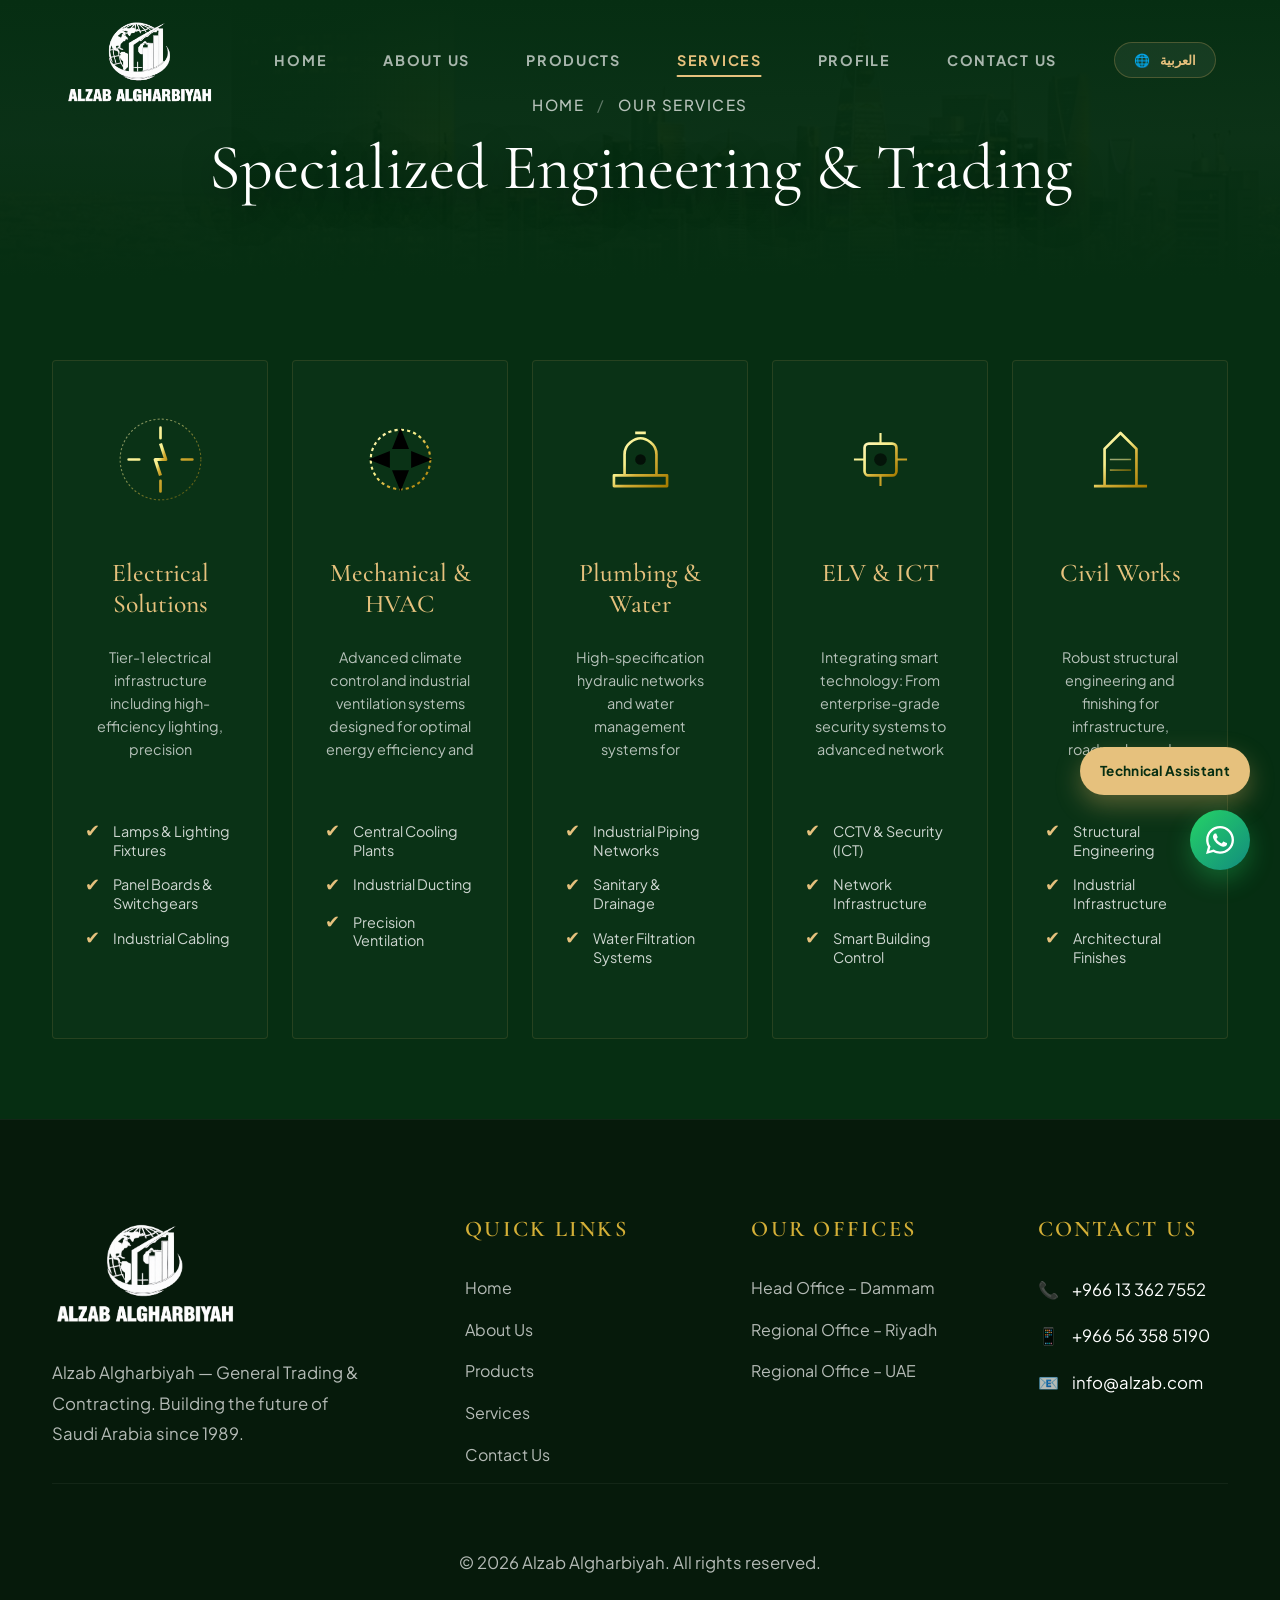
<file: services.html>
<!DOCTYPE html>
<html lang="en" dir="ltr">
<head>
  <meta charset="UTF-8" />
  <meta name="viewport" content="width=device-width, initial-scale=1.0" />
  <title>Services – Alzab Algharbiyah</title>
  <meta name="description" content="Expert electrical, mechanical, plumbing, ELV, and civil services tailored for Saudi Arabia's infrastructure needs." />
    <link rel="preconnect" href="https://fonts.googleapis.com" />
  <link rel="preconnect" href="https://fonts.gstatic.com" crossorigin />
  <link href="https://fonts.googleapis.com/css2?family=Prata&family=Inter:wght@300;400;500;600;700;800&family=Tajawal:wght@300;400;500;700;800&display=swap" rel="stylesheet" />
  <link rel="stylesheet" href="style.css" />
</head>
<body class="inner-page">
  <!-- Global SVG Assets -->
  <svg width="0" height="0" style="position:absolute">
    <defs>
      <linearGradient id="goldGradient" x1="0%" y1="0%" x2="100%" y2="100%">
        <stop offset="0%" style="stop-color: #FFF5B7; stop-opacity: 1" />
        <stop offset="40%" style="stop-color: #f7ef8a; stop-opacity: 1" />
        <stop offset="60%" style="stop-color: #d4af37; stop-opacity: 1" />
        <stop offset="100%" style="stop-color: #a67c00; stop-opacity: 1" />
      </linearGradient>
    </defs>
  </svg>

  <nav class="navbar scrolled" id="navbar">
    <div class="nav-container">
      <a href="index.html" class="nav-brand"><img src="assets/images/brands/Alzab.png" alt="Alzab" class="nav-logo-img" /></a>
      <ul class="nav-links" id="navLinks">
        <li><a href="index.html"     class="nav-item" data-en="Home" data-ar="الرئيسية">Home</a></li>
        <li><a href="about.html"    class="nav-item" data-en="About Us" data-ar="من نحن">About Us</a></li>
        <li class="nav-item-dropdown">
          <a href="products.html" class="nav-item" data-en="Products" data-ar="المنتجات">Products</a>
          <ul class="vertical-dropdown">
            <li class="has-submenu">
              <a href="brands/obo.html"><img src="assets/images/brands/OBO_Bettermann_normalized.jpg" class="dropdown-logo"> <span class="lang-text" data-en="OBO Bettermann" data-ar="أوبو بيترمان">OBO Bettermann</span></a>
              <ul class="sub-dropdown">
                <li><a href="brands/obo.html#tbs" data-en="TBS – Transient and lightning protection systems" data-ar="TBS – أنظمة الحماية من الصواعق والعابرة">TBS – Transient and lightning protection systems</a></li>
                <li><a href="brands/obo.html#ufs" data-en="UFS – Underfloor systems" data-ar="UFS – أنظمة تحت الأرض">UFS – Underfloor systems</a></li>
                <li><a href="brands/obo.html#vbs" data-en="VBS – Connection and Fastening Systems" data-ar="VBS – أنظمة التوصيل والتثبيت">VBS – Connection and Fastening Systems</a></li>
                <li><a href="brands/obo.html#kts" data-en="KTS – Cable support systems" data-ar="KTS – أنظمة دعم الكابلات">KTS – Cable support systems</a></li>
                <li><a href="brands/obo.html#bss" data-en="BSS – Fire protection systems" data-ar="BSS – أنظمة الحماية من الحريق">BSS – Fire protection systems</a></li>
                <li><a href="brands/obo.html#lfs" data-en="LFS – Cable routing systems" data-ar="LFS – أنظمة توجيه الكابلات">LFS – Cable routing systems</a></li>
                <li><a href="brands/obo.html#egs" data-en="EGS – Device systems" data-ar="EGS – أنظمة الأجهزة">EGS – Device systems</a></li>
              </ul>
            </li>
            <li class="has-submenu">
              <a href="brands/extell.html"><img src="assets/images/brands/ExTell_normalized.jpg" class="dropdown-logo"> <span class="lang-text" data-en="Extell" data-ar="إكستيل">Extell</span></a>
              <ul class="sub-dropdown">
                <li><a href="brands/extell.html#battery" data-en="Battery" data-ar="بطاريات">Battery</a></li>
                <li><a href="brands/extell.html#cables" data-en="Copper and Elevator Cables" data-ar="كابلات النحاس والمصاعد">Copper and Elevator Cables</a></li>
                <li><a href="brands/extell.html#fiber" data-en="Fiber Cables" data-ar="كابلات الألياف">Fiber Cables</a></li>
                <li><a href="brands/extell.html#pdu" data-en="PDU" data-ar="وحدة توزيع الطاقة (PDU)">PDU</a></li>
                <li><a href="brands/extell.html#racks" data-en="Rack and Cabinets" data-ar="الرفوف والكبائن">Rack and Cabinets</a></li>
                <li><a href="brands/extell.html#ups" data-en="UPS" data-ar="مزود الطاقة غير المنقطع (UPS)">UPS</a></li>
              </ul>
            </li>
            <li class="has-submenu">
              <a href="brands/vmr.html"><img src="assets/images/brands/VMR_normalized.jpg" class="dropdown-logo"> <span class="lang-text" data-en="VMR" data-ar="في إم آر">VMR</span></a>
              <ul class="sub-dropdown">
                <li><a href="brands/vmr.html#power-towers" data-en="Retractable power towers &amp; Underfloor Boxes" data-ar="أبراج الطاقة القابلة للسحب وصناديق الأرضية">Retractable power towers &amp; Underfloor Boxes</a></li>
                <li><a href="brands/vmr.html#bollards" data-en="Bollards" data-ar="أعمدة الحماية">Bollards</a></li>
                <li><a href="brands/vmr.html#exhaust" data-en="Exhaust systems" data-ar="أنظمة العادم">Exhaust systems</a></li>
                <li><a href="brands/vmr.html#urban" data-en="Urban furnishing" data-ar="تأثيث المناطق الحضرية">Urban furnishing</a></li>
              </ul>
            </li>
            <li class="has-submenu">
              <a href="brands/barqan.html"><img src="assets/images/brands/Barqan_normalized.jpg" class="dropdown-logo"> <span class="lang-text" data-en="Barqan" data-ar="برقان">Barqan</span></a>
              <ul class="sub-dropdown">
                <li class="submenu-category-label" data-en="Electrical" data-ar="كهربائي">Electrical</li>
                <li><a href="brands/barqan.html#conduit" data-en="Metal Conduit System" data-ar="أنظمة المواسير المعدنية">Metal Conduit System</a></li>
                <li><a href="brands/barqan.html#boxes" data-en="Boxes" data-ar="صناديق">Boxes</a></li>
                <li><a href="brands/barqan.html#floor-boxes" data-en="Floor Boxes" data-ar="صناديق أرضية">Floor Boxes</a></li>
                <li><a href="brands/barqan.html#mgt" data-en="Cable Management System" data-ar="أنظمة إدارة الكابلات">Cable Management System</a></li>
                <li><a href="brands/barqan.html#terminals" data-en="Cable Terminals" data-ar="نهائيات الكابلات">Cable Terminals</a></li>
                <li class="submenu-category-label" data-en="Civil" data-ar="مدني">Civil</li>
                <li><a href="brands/barqan.html#raised-floor" data-en="Raised Access Floor" data-ar="الأرضية المرفوعة">Raised Access Floor</a></li>
                <li><a href="brands/barqan.html#precast" data-en="Precast" data-ar="الخرسانة مسبقة الصب">Precast</a></li>
              </ul>
            </li>
          </ul>
        </li>
        <li><a href="services.html" class="nav-item active" data-en="Services" data-ar="الخدمات">Services</a></li>
        <li><a href="assets/profile/Alzab_Profile.pdf" class="nav-item" data-en="Profile" data-ar="ملف الشركة" download>Profile</a></li>
        <li><a href="contact.html"  class="nav-item" data-en="Contact Us" data-ar="اتصل بنا">Contact Us</a></li>
      </ul>
      <div class="nav-actions">
        <button class="lang-btn" id="langToggle" onclick="toggleLang()">
          <span class="lang-icon">🌐</span>
          <span class="lang-label" id="langLabel">العربية</span>
        </button>
        <button class="hamburger" id="hamburger" onclick="toggleMenu()">
          <span></span><span></span><span></span>
        </button>
      </div>

    </div>
  </nav>

  <section class="svc-hero-banner">
    <div class="ct-hero-bg"></div>
    <div class="ct-hero-overlay"></div>
    <div class="svc-hero-content">
      <div class="about-breadcrumb">
        <a href="index.html" data-en="Home" data-ar="الرئيسية">Home</a>
        <span class="breadcrumb-sep">/</span>
        <span data-en="Our Services" data-ar="خدماتنا">Our Services</span>
      </div>
      <h1 data-en="Specialized Engineering & Trading" data-ar="الهندسة المتخصصة والتجارة">Specialized Engineering & Trading</h1>
    </div>
  </section>

  <section class="svc-cards-section" style="padding: 5rem 0;">
    <div class="container">
      <div class="svc-cards-grid svc-grid-5">
        <!-- Restoration of FULL service cards with list items and gold icons -->
        <!-- 01 Electrical -->
        <div class="svc-card">
          <div class="svc-card-icon">
            <svg viewBox="0 0 80 80">
              <circle cx="40" cy="40" r="38" fill="none" stroke="url(#goldGradient)" stroke-width="1" stroke-dasharray="2 2" opacity="0.5"/>
              <path d="M40 10 V20 M40 60 V70 M10 40 H20 M60 40 H70" stroke="url(#goldGradient)" stroke-width="2.5" stroke-linecap="round"/>
              <path d="M40 25 L45 40 H35 L40 55" fill="none" stroke="url(#goldGradient)" stroke-width="3" stroke-linejoin="round"/>
            </svg>
          </div>
          <div class="svc-card-num">01</div>
          <h3 data-en="Electrical Solutions" data-ar="حلول الكهرباء">Electrical Solutions</h3>
          <p data-en="Tier-1 electrical infrastructure including high-efficiency lighting, precision switchgears, and robust cable management systems." data-ar="بنية تحتية كهربائية من الفئة الأولى تشمل الإضاءة عالية الكفاءة، وأجهزة المفاتيح الدقيقة، وأنظمة إدارة الكابلات القوية.">Tier-1 electrical infrastructure including high-efficiency lighting, precision switchgears, and robust cable management systems.</p>
          <ul class="svc-card-list">
            <li data-en="Lamps & Lighting Fixtures" data-ar="المصابيح وأدوات الإضاءة">Lamps & Lighting Fixtures</li>
            <li data-en="Panel Boards & Switchgears" data-ar="لوحات التوزيع وأجهزة المفاتيح">Panel Boards & Switchgears</li>
            <li data-en="Industrial Cabling" data-ar="الكابلات الصناعية">Industrial Cabling</li>
          </ul>
        </div>
        <!-- 02 Mechanical & HVAC -->
        <div class="svc-card">
          <div class="svc-card-icon">
            <svg viewBox="0 0 80 80">
              <circle cx="40" cy="40" r="28" fill="none" stroke="url(#goldGradient)" stroke-width="2" stroke-dasharray="3 3"/>
              <path d="M40 10 L48 30 H32 Z M40 70 L32 50 H48 Z M10 40 L30 32 V48 Z M70 40 L50 32 V48 Z" class="gold-fill" />
            </svg>
          </div>
          <div class="svc-card-num">02</div>
          <h3 data-en="Mechanical & HVAC" data-ar="الميكانيكا والتكييف">Mechanical & HVAC</h3>
          <p data-en="Advanced climate control and industrial ventilation systems designed for optimal energy efficiency and durability." data-ar="أنظمة التحكم في المناخ المتقدمة والتهوية الصناعية المصممة لتحقيق الكفاءة المثلى في استهلاك الطاقة والمتانة.">Advanced climate control and industrial ventilation systems designed for optimal energy efficiency and durability.</p>
          <ul class="svc-card-list">
            <li data-en="Central Cooling Plants" data-ar="محطات التبريد المركزية">Central Cooling Plants</li>
            <li data-en="Industrial Ducting" data-ar="مجاري الهواء الصناعية">Industrial Ducting</li>
            <li data-en="Precision Ventilation" data-ar="التهوية الدقيقة">Precision Ventilation</li>
          </ul>
        </div>
        <!-- 03 Plumbing -->
        <div class="svc-card">
          <div class="svc-card-icon">
            <svg viewBox="0 0 80 80">
              <path d="M15 65 H65 V55 H15 Z M25 55 V35 C25 25 35 20 40 20 C45 20 55 25 55 35 V55 M35 15 H45" fill="none" stroke="url(#goldGradient)" stroke-width="2.5" stroke-linejoin="round"/>
              <circle cx="40" cy="40" r="5" class="gold-fill" opacity="0.7"/>
            </svg>
          </div>
          <div class="svc-card-num">03</div>
          <h3 data-en="Plumbing & Water" data-ar="أعمال السباكة والمياه">Plumbing & Water</h3>
          <p data-en="High-specification hydraulic networks and water management systems for residential, commercial and industrial parks." data-ar="شبكات هيدروليكية عالية المواصفات وأنظمة إدارة المياه للمجمعات السكنية والتجارية والصناعية.">High-specification hydraulic networks and water management systems for residential, commercial and industrial parks.</p>
          <ul class="svc-card-list">
            <li data-en="Industrial Piping Networks" data-ar="شبكات الأنابيب الصناعية">Industrial Piping Networks</li>
            <li data-en="Sanitary & Drainage" data-ar="أعمال الصرف الصحي">Sanitary & Drainage</li>
            <li data-en="Water Filtration Systems" data-ar="أنظمة فحص المياه">Water Filtration Systems</li>
          </ul>
        </div>
        <!-- 04 ELV & ICT -->
        <div class="svc-card">
          <div class="svc-card-icon">
            <svg viewBox="0 0 80 80">
              <rect x="25" y="25" width="30" height="30" rx="4" fill="none" stroke="url(#goldGradient)" stroke-width="2.5"/>
              <path d="M40 25 V15 M40 55 V65 M25 40 H15 M55 40 H65" stroke="url(#goldGradient)" stroke-width="2"/>
              <circle cx="40" cy="40" r="6" class="gold-fill" opacity="0.6"/>
            </svg>
          </div>
          <div class="svc-card-num">04</div>
          <h3 data-en="ELV & ICT" data-ar="أنظمة التيار المنخفض">ELV & ICT</h3>
          <p data-en="Integrating smart technology: From enterprise-grade security systems to advanced network infrastructures and BMS." data-ar="تكامل التكنولوجيا الذكية: من الأنظمة الأمنية للمؤسسات إلى البنى التحتية المتقدمة للشبكات و BMS.">Integrating smart technology: From enterprise-grade security systems to advanced network infrastructures and BMS.</p>
          <ul class="svc-card-list">
            <li data-en="CCTV & Security (ICT)" data-ar="CCTV والأمن (ICT)">CCTV & Security (ICT)</li>
            <li data-en="Network Infrastructure" data-ar="البنية التحتية للشبكة">Network Infrastructure</li>
            <li data-en="Smart Building Control" data-ar="التحكم الذكي بالمباني">Smart Building Control</li>
          </ul>
        </div>
        <!-- 05 Civil Works -->
        <div class="svc-card">
          <div class="svc-card-icon">
            <svg viewBox="0 0 80 80">
              <path d="M15 65 H65 M25 65 V30 L40 15 L55 30 V65" fill="none" stroke="url(#goldGradient)" stroke-width="2.5" stroke-linejoin="round"/>
              <path d="M30 40 H50 M30 50 H50" stroke="url(#goldGradient)" stroke-width="1.5" opacity="0.6"/>
            </svg>
          </div>
          <div class="svc-card-num">05</div>
          <h3 data-en="Civil Works" data-ar="الأعمال المدنية">Civil Works</h3>
          <p data-en="Robust structural engineering and finishing for infrastructure, roadworks, and specialized industrial facilities." data-ar="هندسة إنشائية وتشطيبات قوية للبنية التحتية وأعمال الطرق والمرافق الصناعية المتخصصة.">Robust structural engineering and finishing for infrastructure, roadworks, and specialized industrial facilities.</p>
          <ul class="svc-card-list">
            <li data-en="Structural Engineering" data-ar="الهندسة الإنشائية">Structural Engineering</li>
            <li data-en="Industrial Infrastructure" data-ar="البنية التحتية الصناعية">Industrial Infrastructure</li>
            <li data-en="Architectural Finishes" data-ar="التشطيبات المعمارية">Architectural Finishes</li>
          </ul>
        </div>
      </div>
    </div>
  </section>

  <footer class="footer">
    <div class="footer-glow"></div>
    <div class="container">
      <div class="footer-grid">
        <div class="footer-brand">
          <img src="assets/images/brands/Alzab.png" alt="Alzab Algharbiyah" class="footer-logo" />
          <p data-en="Alzab Algharbiyah — General Trading &amp; Contracting. Building the future of Saudi Arabia since 1989." data-ar="الزاب الغربية — التجارة العامة والمقاولات. نبني مستقبل المملكة العربية السعودية منذ 1989.">Alzab Algharbiyah — General Trading &amp; Contracting. Building the future of Saudi Arabia since 1989.</p>
        </div>
        <div class="footer-links">
          <h4 data-en="Quick Links" data-ar="روابط سريعة">Quick Links</h4>
          <ul>
            <li><a href="index.html" data-en="Home" data-ar="الرئيسية">Home</a></li>
            <li><a href="about.html" data-en="About Us" data-ar="من نحن">About Us</a></li>
            <li><a href="products.html" data-en="Products" data-ar="المنتجات">Products</a></li>
            <li><a href="services.html" data-en="Services" data-ar="الخدمات">Services</a></li>
            <li><a href="contact.html" data-en="Contact Us" data-ar="اتصل بنا">Contact Us</a></li>
          </ul>
        </div>
        <div class="footer-links">
          <h4 data-en="Our Offices" data-ar="مكاتبنا">Our Offices</h4>
          <ul>
            <li><a href="contact.html#office-dammam" data-en="Head Office – Dammam" data-ar="المكتب الرئيسي – الدمام">Head Office – Dammam</a></li>
            <li><a href="contact.html#office-riyadh" data-en="Regional Office – Riyadh" data-ar="المكتب الإقليمي – الرياض">Regional Office – Riyadh</a></li>
            <li><a href="contact.html#office-uae" data-en="Regional Office – UAE" data-ar="المكتب الإقليمي – الإمارات">Regional Office – UAE</a></li>
          </ul>
        </div>
        <div class="footer-contact">
          <h4 data-en="Contact Us" data-ar="تواصل معنا">Contact Us</h4>
          <p>📞 <a href="tel:+966133627552">+966 13 362 7552</a></p>
          <p>📱 <a href="tel:+966563585190">+966 56 358 5190</a></p>
          <p>📧 <a href="mailto:info@alzab.com">info@alzab.com</a></p>
        </div>
      </div>
      <div class="footer-bottom">
        <p data-en="© 2026 Alzab Algharbiyah. All rights reserved." data-ar="© 2026 الزاب الغربية. جميع الحقوق محفوظة.">© 2026 Alzab Algharbiyah. All rights reserved.</p>
      </div>
    </div>
  </footer>
  <script src="script.js"></script>
  <script>document.getElementById('navbar').classList.add('scrolled');</script>
</body>
</html>
</file>
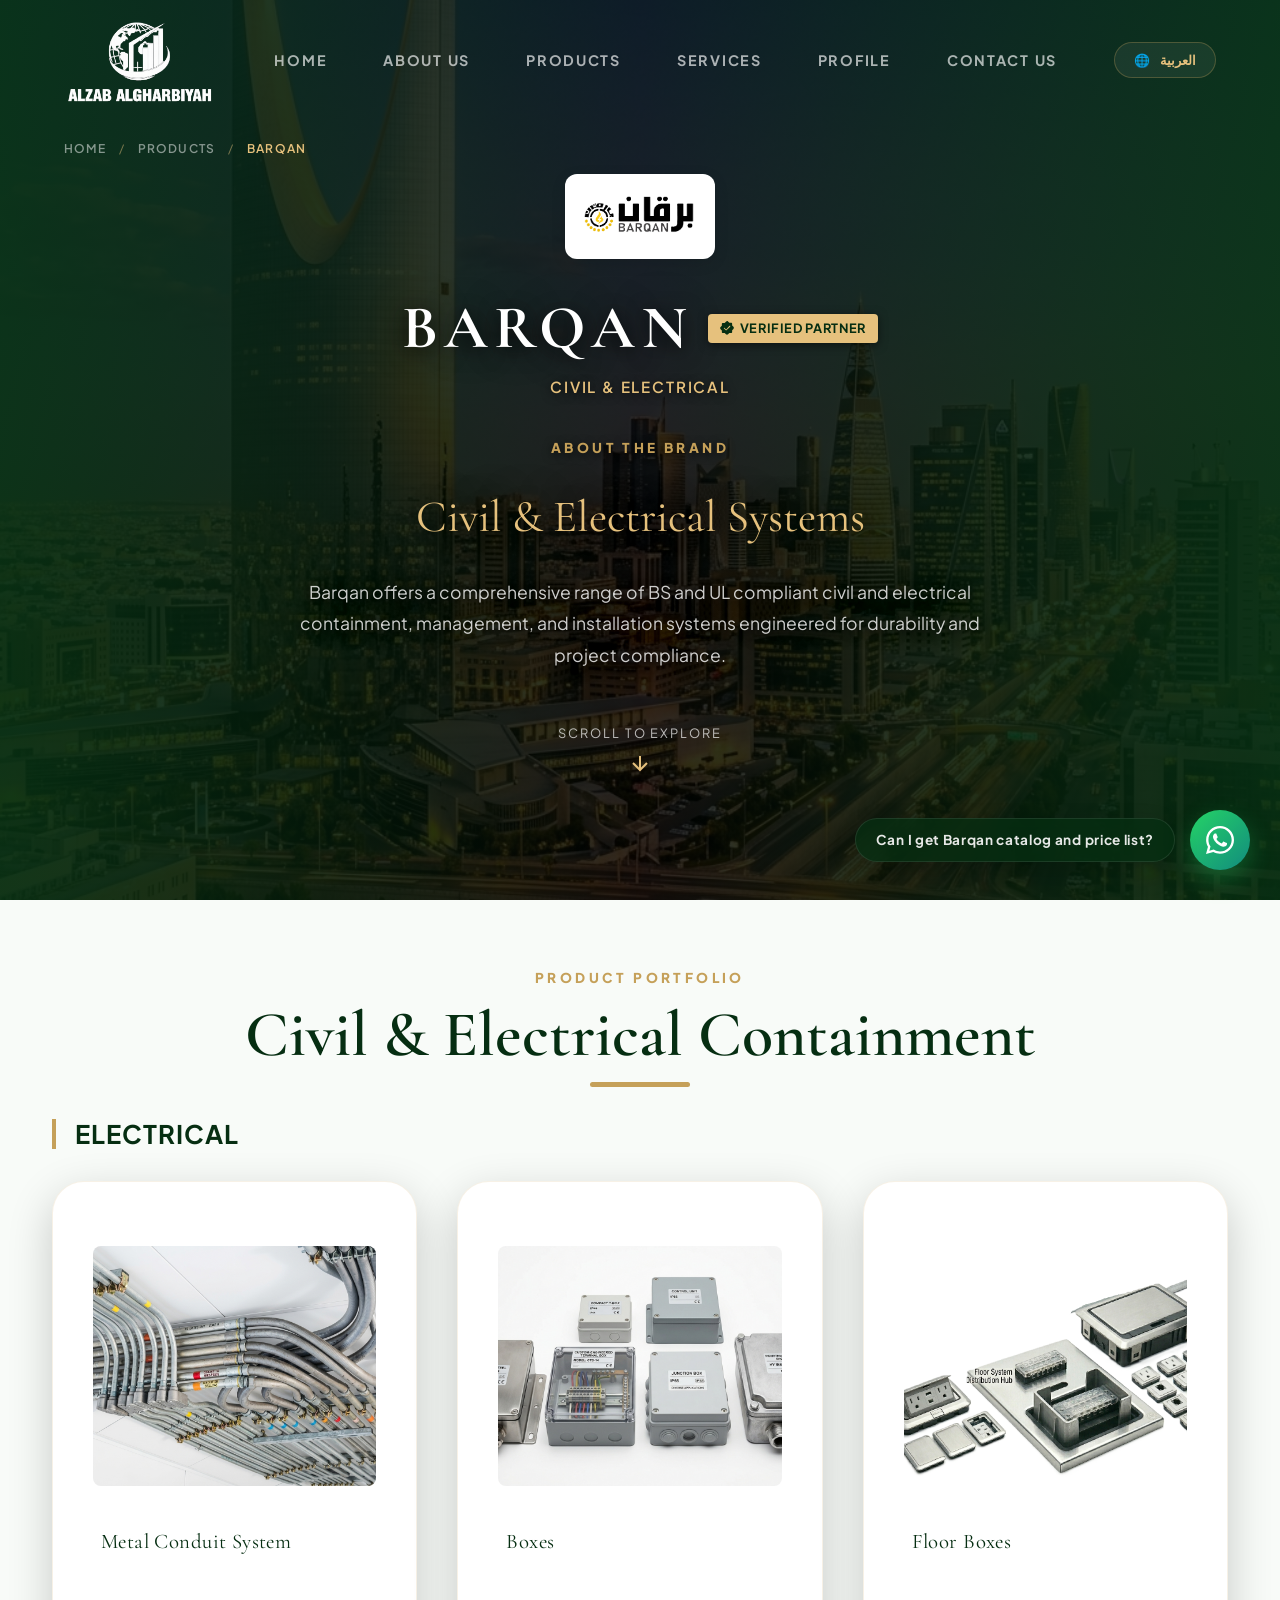
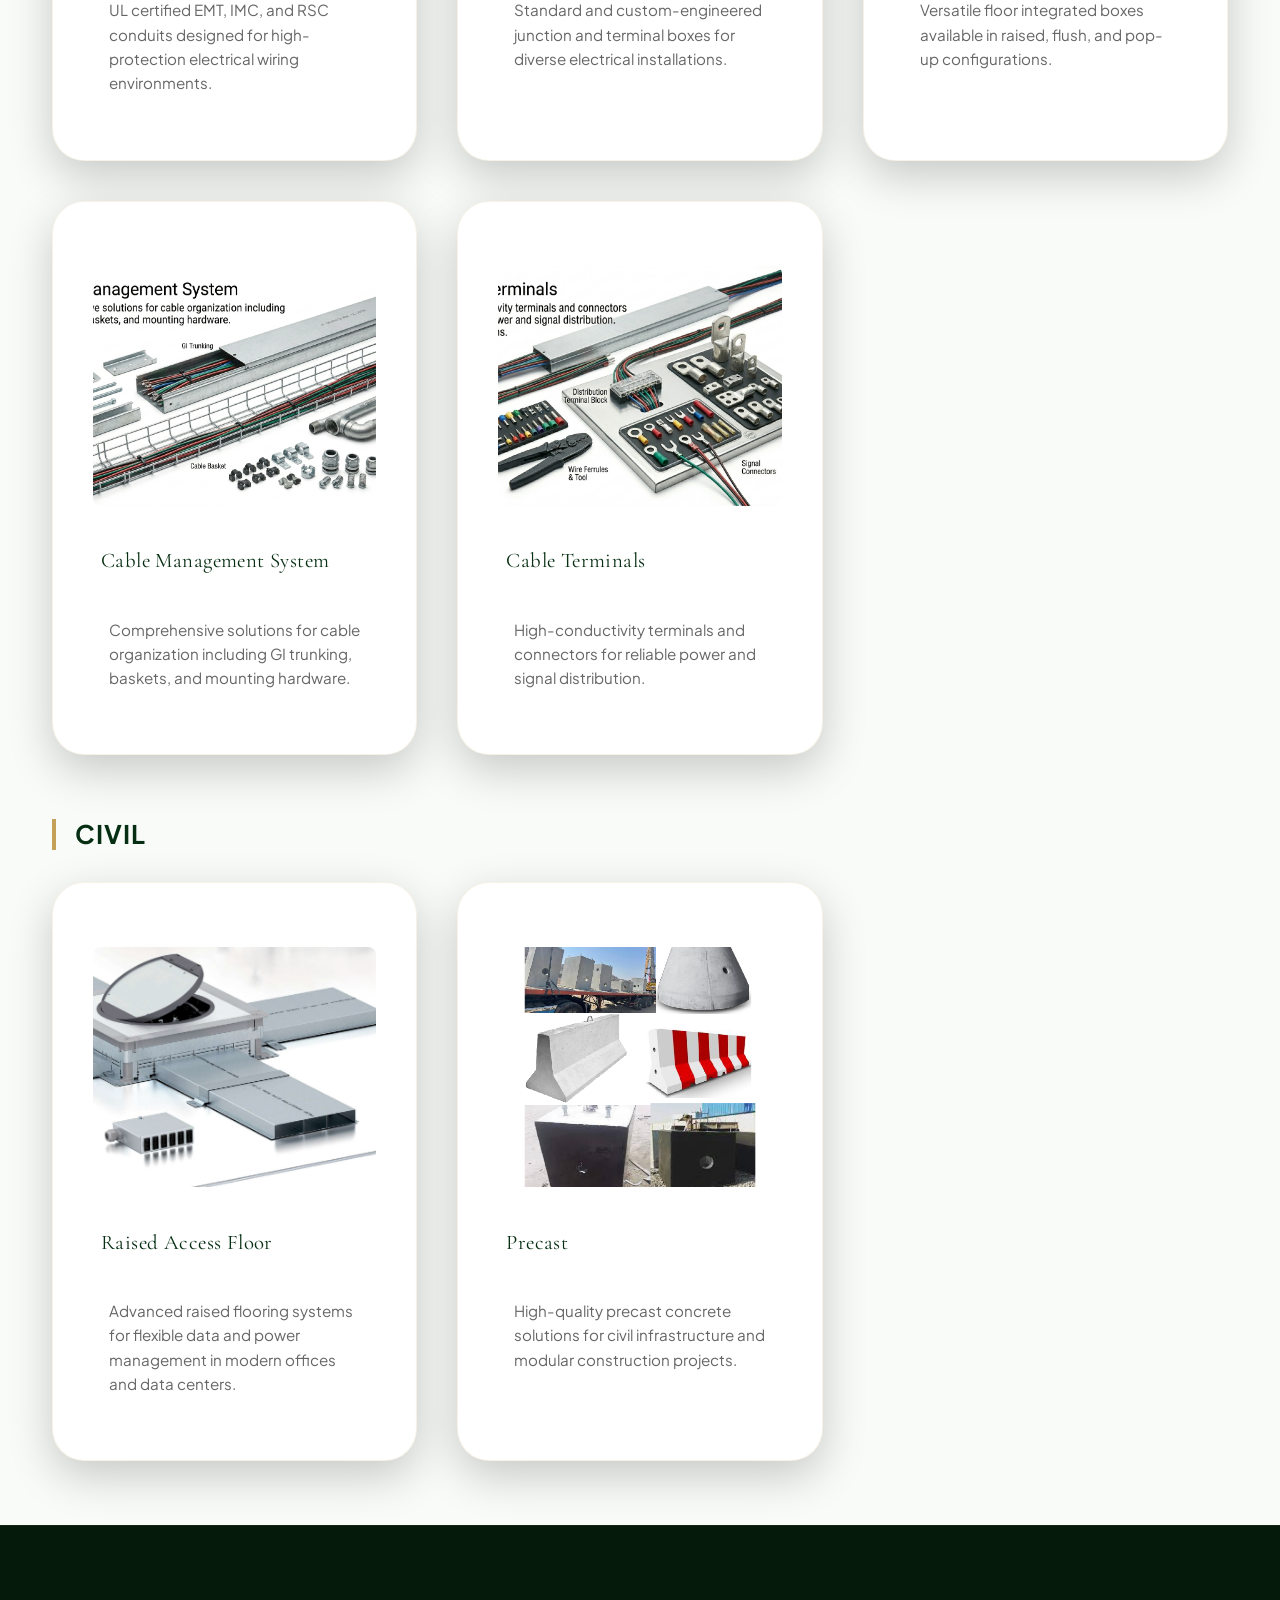
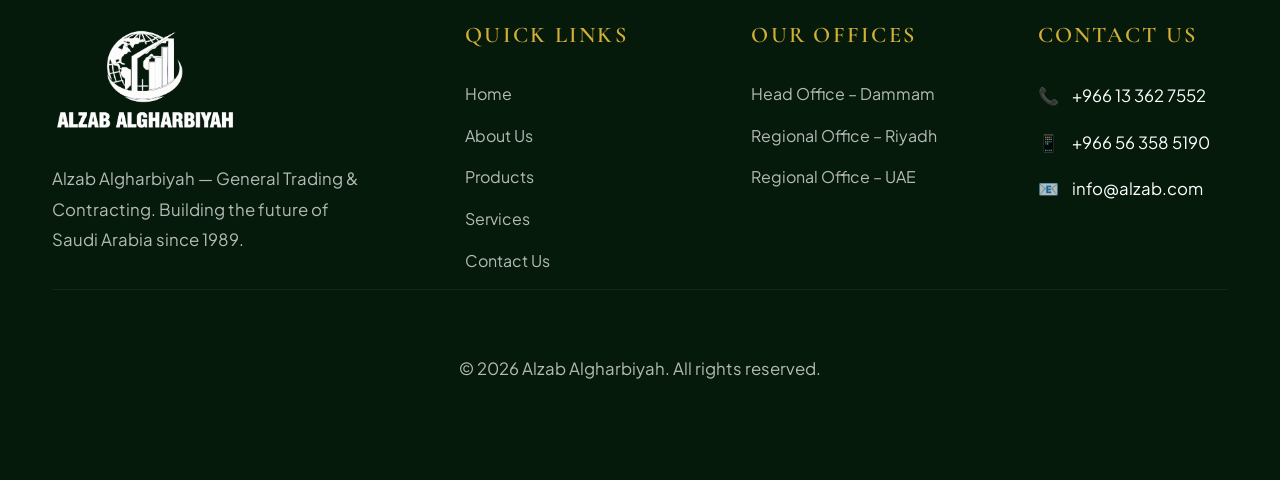
<file: brands/barqan.html>
<!DOCTYPE html>
<html lang="en" dir="ltr">
<head>
  <meta charset="UTF-8" />
  <meta name="viewport" content="width=device-width, initial-scale=1.0" />
  <title>Barqan â€“ Alzab Algharbiyah</title>
  <meta name="description" content="Barqan products distributed by Alzab Algharbiyah. Civil and electrical containment systems across Saudi Arabia." />
  <link rel="preconnect" href="https://fonts.googleapis.com" />
  <link rel="preconnect" href="https://fonts.gstatic.com" crossorigin />
  <link href="https://fonts.googleapis.com/css2?family=Cormorant+Garamond:ital,wght@0,300;0,400;0,500;0,600;0,700;1,300;1,400;1,500;1,600;1,700&family=Plus+Jakarta+Sans:wght@300;400;500;600;700;800&family=Tajawal:wght@300;400;500;700;800&display=swap" rel="stylesheet" />
  <link rel="stylesheet" href="../style.css" />
</head>
<body class="inner-page">
  <svg width="0" height="0" style="position:absolute"><defs><linearGradient id="goldGradient" x1="0%" y1="0%" x2="100%" y2="100%"><stop offset="0%" style="stop-color:#FFF5B7;stop-opacity:1" /><stop offset="40%" style="stop-color:#f7ef8a;stop-opacity:1" /><stop offset="60%" style="stop-color:#d4af37;stop-opacity:1" /><stop offset="100%" style="stop-color:#a67c00;stop-opacity:1" /></linearGradient></defs></svg>
  <nav class="navbar scrolled" id="navbar">
    <div class="nav-container">
      <a href="../index.html" class="nav-brand"><img src="../assets/images/brands/Alzab.png" alt="Alzab Algharbiyah" class="nav-logo-img" /></a>
      <ul class="nav-links" id="navLinks">
        <li><a href="../index.html"     class="nav-item" data-en="Home"       data-ar="الرئيسية">Home</a></li>
        <li><a href="../about.html"    class="nav-item" data-en="About Us"   data-ar="من نحن">About Us</a></li>
        <li class="nav-item-dropdown">
          <a href="../products.html" class="nav-item" data-en="Products" data-ar="المنتجات">Products</a>
          <ul class="vertical-dropdown">
            <li class="has-submenu">
              <a href="../brands/obo.html"><img src="../assets/images/brands/OBO_Bettermann_normalized.jpg" class="dropdown-logo"> <span class="lang-text" data-en="OBO Bettermann" data-ar="أوبو بيترمان">OBO Bettermann</span></a>
              <ul class="sub-dropdown">
                <li><a href="../brands/obo.html#tbs" data-en="TBS – Transient and lightning protection systems" data-ar="TBS – أنظمة الحماية من الصواعق والعابرة">TBS – Transient and lightning protection systems</a></li>
                <li><a href="../brands/obo.html#ufs" data-en="UFS – Underfloor systems" data-ar="UFS – أنظمة تحت الأرض">UFS – Underfloor systems</a></li>
                <li><a href="../brands/obo.html#vbs" data-en="VBS – Connection and Fastening Systems" data-ar="VBS – أنظمة التوصيل والتثبيت">VBS – Connection and Fastening Systems</a></li>
                <li><a href="../brands/obo.html#kts" data-en="KTS – Cable support systems" data-ar="KTS – أنظمة دعم الكابلات">KTS – Cable support systems</a></li>
                <li><a href="../brands/obo.html#bss" data-en="BSS – Fire protection systems" data-ar="BSS – أنظمة الحماية من الحريق">BSS – Fire protection systems</a></li>
                <li><a href="../brands/obo.html#lfs" data-en="LFS – Cable routing systems" data-ar="LFS – أنظمة توجيه الكابلات">LFS – Cable routing systems</a></li>
                <li><a href="../brands/obo.html#egs" data-en="EGS – Device systems" data-ar="EGS – أنظمة الأجهزة">EGS – Device systems</a></li>
              </ul>
            </li>
            <li class="has-submenu">
              <a href="../brands/extell.html"><img src="../assets/images/brands/ExTell_normalized.jpg" class="dropdown-logo"> <span class="lang-text" data-en="Extell" data-ar="إكستيل">Extell</span></a>
              <ul class="sub-dropdown">
                <li><a href="../brands/extell.html#battery" data-en="Battery" data-ar="بطاريات">Battery</a></li>
                <li><a href="../brands/extell.html#cables" data-en="Copper and Elevator Cables" data-ar="كابلات النحاس والمصاعد">Copper and Elevator Cables</a></li>
                <li><a href="../brands/extell.html#fiber" data-en="Fiber Cables" data-ar="كابلات الألياف">Fiber Cables</a></li>
                <li><a href="../brands/extell.html#pdu" data-en="PDU" data-ar="وحدة توزيع الطاقة (PDU)">PDU</a></li>
                <li><a href="../brands/extell.html#racks" data-en="Rack and Cabinets" data-ar="الرفوف والكبائن">Rack and Cabinets</a></li>
                <li><a href="../brands/extell.html#ups" data-en="UPS" data-ar="مزود الطاقة غير المنقطع (UPS)">UPS</a></li>
              </ul>
            </li>
            <li class="has-submenu">
              <a href="../brands/vmr.html"><img src="../assets/images/brands/VMR_normalized.jpg" class="dropdown-logo"> <span class="lang-text" data-en="VMR" data-ar="في إم آر">VMR</span></a>
              <ul class="sub-dropdown">
                <li><a href="../brands/vmr.html#power-towers" data-en="Retractable power towers &amp; Underfloor Boxes" data-ar="أبراج الطاقة القابلة للسحب وصناديق الأرضية">Retractable power towers &amp; Underfloor Boxes</a></li>
                <li><a href="../brands/vmr.html#bollards" data-en="Bollards" data-ar="أعمدة الحماية">Bollards</a></li>
                <li><a href="../brands/vmr.html#exhaust" data-en="Exhaust systems" data-ar="أنظمة العادم">Exhaust systems</a></li>
                <li><a href="../brands/vmr.html#urban" data-en="Urban furnishing" data-ar="تأثيث المناطق الحضرية">Urban furnishing</a></li>
              </ul>
            </li>
            <li class="has-submenu">
              <a href="../brands/barqan.html"><img src="../assets/images/brands/Barqan_normalized.jpg" class="dropdown-logo"> <span class="lang-text" data-en="Barqan" data-ar="برقان">Barqan</span></a>
              <ul class="sub-dropdown">
                <li class="submenu-category-label" data-en="Electrical" data-ar="كهربائي">Electrical</li>
                <li><a href="../brands/barqan.html#conduit" data-en="Metal Conduit System" data-ar="أنظمة المواسير المعدنية">Metal Conduit System</a></li>
                <li><a href="../brands/barqan.html#boxes" data-en="Boxes" data-ar="صناديق">Boxes</a></li>
                <li><a href="../brands/barqan.html#floor-boxes" data-en="Floor Boxes" data-ar="صناديق أرضية">Floor Boxes</a></li>
                <li><a href="../brands/barqan.html#mgt" data-en="Cable Management System" data-ar="أنظمة إدارة الكابلات">Cable Management System</a></li>
                <li><a href="../brands/barqan.html#terminals" data-en="Cable Terminals" data-ar="نهائيات الكابلات">Cable Terminals</a></li>
                <li class="submenu-category-label" data-en="Civil" data-ar="مدني">Civil</li>
                <li><a href="../brands/barqan.html#raised-floor" data-en="Raised Access Floor" data-ar="الأرضية المرفوعة">Raised Access Floor</a></li>
                <li><a href="../brands/barqan.html#precast" data-en="Precast" data-ar="الخرسانة مسبقة الصب">Precast</a></li>
              </ul>
            </li>
          </ul>
        </li>
        <li><a href="../services.html" class="nav-item" data-en="Services"   data-ar="الخدمات">Services</a></li>
        <li><a href="../assets/profile/Alzab_Profile.pdf" class="nav-item" data-en="Profile" data-ar="ملف الشركة" download>Profile</a></li>
        <li><a href="../contact.html"  class="nav-item" data-en="Contact Us" data-ar="اتصل بنا">Contact Us</a></li>
      </ul>
      <div class="nav-actions">
        <button class="lang-btn" id="langToggle" onclick="toggleLang()">
          <span class="lang-icon">🌐</span>
          <span class="lang-label" id="langLabel">العربية</span>
        </button>
        <button class="hamburger" id="hamburger" onclick="toggleMenu()">
          <span></span><span></span><span></span>
        </button>
      </div>
    </div>
  </nav>
  <!-- IMAGE HERO SECTION -->
  <section class="obo-video-hero" style="background: var(--dark-green) url('../assets/images/riyadh_night.jpg') center center / cover no-repeat; position: relative;">
    <div class="obo-video-overlay" style="background: linear-gradient(to right, rgba(6,46,18,0.95), rgba(0,0,0,0.8), rgba(6,46,18,0.95));"></div>
    <div class="obo-video-content">
      <div class="hero-breadcrumb">
        <a href="../index.html" data-en="Home" data-ar="الرئيسية">Home</a>
        <span class="breadcrumb-sep">/</span>
        <a href="../products.html" data-en="Products" data-ar="المنتجات">Products</a>
        <span class="breadcrumb-sep">/</span>
        <span data-en="Barqan" data-ar="برقان">Barqan</span>
      </div>
      <div class="obo-hero-top">
        <div class="obo-video-logo-wrap" style="background: #ffffff; border-radius: 12px; padding: 10px; box-shadow: 0 4px 15px rgba(0,0,0,0.1);">
          <img src="../assets/images/brands/Barqan_transparent.png" alt="Barqan" style="filter: none; max-width: 180px;" />
        </div>
        <div style="display: flex; align-items: center; justify-content: center; gap: 15px; margin-top: 20px;">
          <h2 style="margin: 0;">BARQAN</h2>
          <div class="verified-about-stamp" style="margin: 0; box-shadow: 0 2px 10px rgba(0,0,0,0.5);">
            <svg viewBox="0 0 512 512" width="14" height="14" fill="currentColor"><path d="M256 0c14.1 0 27.5 5.7 37.5 15.6l38.2 38.2c6 6 14.1 9.4 22.6 9.4h54.1c19.6 0 35.5 15.9 35.5 35.5v54.1c0 8.5 3.4 16.6 9.4 22.6l38.2 38.2c10 10 15.6 23.4 15.6 37.5s-5.7 27.5-15.6 37.5l-38.2 38.2c-6 6-9.4 14.1-9.4 22.6v54.1c0 19.6-15.9 35.5-35.5 35.5h-54.1c-8.5 0-16.6 3.4-22.6 9.4l-38.2 38.2c-10 10-23.4 15.6-37.5 15.6s-27.5-5.7-37.5-15.6l-38.2-38.2c-6-6-14.1-9.4-22.6-9.4H103.5C83.9 448 68 432.1 68 412.5v-54.1c0-8.5-3.4-16.6-9.4-22.6l-38.2-38.2C10.4 287.5 4.8 274.1 4.8 260s5.7-27.5 15.6-37.5l38.2-38.2c6-6 9.4-14.1 9.4-22.6V107.5C68 87.9 83.9 72 103.5 72h54.1c8.5 0 16.6-3.4 22.6-9.4l38.2-38.2C228.5 14.4 241.9 8.8 256 8.8zm115.3 197.3c6.2-6.2 6.2-16.4 0-22.6s-16.4-6.2-22.6 0L224 308.7l-56.7-56.7c-6.2-6.2-16.4-6.2-22.6 0s-6.2 16.4 0 22.6l68 68c6.2 6.2 16.4 6.2 22.6 0l136-136z"/></svg>
            <span data-en="Verified Partner" data-ar="شريك معتمد">Verified Partner</span>
          </div>
        </div>
        <p class="obo-subtitle" data-en="Civil &amp; Electrical" data-ar="مدني وكهربائي">Civil &amp; Electrical</p>
      </div>

      <div class="obo-hero-info">
        <div class="obo-hero-col">
          <div class="brand-info-label" style="text-shadow: 0 2px 10px rgba(0,0,0,0.8);" data-en="About the Brand" data-ar="عن العلامة التجارية">About the Brand</div>
          <h3 class="brand-info-title" style="text-shadow: 0 4px 20px rgba(0,0,0,0.8), 0 0 40px rgba(0,0,0,0.6);" data-en="Civil &amp; Electrical Systems" data-ar="الأنظمة المدنية والكهربائية">Civil &amp; Electrical Systems</h3>
          <p class="brand-info-text" style="text-shadow: 0 2px 10px rgba(0,0,0,0.9), 0 0 20px rgba(0,0,0,0.6);" data-en="Barqan offers a comprehensive range of BS and UL compliant civil and electrical containment, management, and installation systems engineered for durability and project compliance." data-ar="تقدم برقان مجموعة شاملة من أنظمة الاحتواء والإدارة والتركيب المدنية والكهربائية المتوافقة مع معايير BS و UL والمصممة من أجل المتانة والامتثال للمشاريع.">Barqan offers a comprehensive range of BS and UL compliant civil and electrical containment, management, and installation systems engineered for durability and project compliance.</p>
        </div>
      </div>

      <div class="obo-scroll-hint">
        <span>Scroll to explore</span>
        <svg viewBox="0 0 24 24" fill="none" stroke="currentColor" stroke-width="2"><path d="M12 5v14M5 12l7 7 7-7"/></svg>
      </div>
    </div>
  </section>

  <!-- DETAILED PRODUCT SEGMENTS -->
  <section id="products-catalog" style="padding: 4rem 0; background: var(--off-white);">
    <div class="container">
      <div class="section-header">
        <span class="section-tag" data-en="Product Portfolio" data-ar="محفظة المنتجات">Product Portfolio</span>
        <h2 class="section-title" data-en="Civil &amp; Electrical Containment" data-ar="الاحتواء المدني والكهربائي">Civil &amp; Electrical Containment</h2>
        <div class="title-bar"></div>
      </div>

      <div class="products-category" style="margin-bottom: 4rem;">
        <div class="category-header" style="margin-bottom: 2rem; border-left: 4px solid var(--accent-gold); padding-left: 1.2rem;">
          <h3 style="color: var(--dark-green); font-size: 1.6rem; letter-spacing: 1px; font-family: 'Plus Jakarta Sans', sans-serif; font-weight: 700;" data-en="ELECTRICAL" data-ar="كهربائي">ELECTRICAL</h3>
        </div>
        <div class="grid-3" style="gap: 2.5rem;">
          <!-- Metal Conduit System -->
          <div class="av-card" id="conduit" style="background: #fff; padding: 4rem 2.5rem; text-align: left; align-items: flex-start; height: 100%;">
            <img src="../assets/images/products/barqan/Metal Conduit System.png?v=2" alt="Metal Conduit System" style="width: 100%; height: 240px; border-radius: 8px; margin-bottom: 1.5rem; object-fit: cover;">
            <h4 style="color: var(--dark-green); justify-content: flex-start; margin-bottom: 1.5rem;" data-en="Metal Conduit System" data-ar="أنظمة المواسير المعدنية">Metal Conduit System</h4>
            <p style="color: var(--text-muted); font-size: 0.95rem; margin-bottom: 0;" data-en="UL certified EMT, IMC, and RSC conduits designed for high-protection electrical wiring environments." data-ar="مواسير EMT و IMC و RSC المعتمدة من UL والمصممة لبيئات الأسلاك الكهربائية ذات الحماية العالية.">UL certified EMT, IMC, and RSC conduits designed for high-protection electrical wiring environments.</p>
          </div>
          <!-- Boxes -->
          <div class="av-card" id="boxes" style="background: #fff; padding: 4rem 2.5rem; text-align: left; align-items: flex-start; height: 100%;">
            <img src="../assets/images/products/barqan/Boxes.png?v=2" alt="Boxes" style="width: 100%; height: 240px; border-radius: 8px; margin-bottom: 1.5rem; object-fit: cover;">
            <h4 style="color: var(--dark-green); justify-content: flex-start; margin-bottom: 1.5rem;" data-en="Boxes" data-ar="صناديق">Boxes</h4>
            <p style="color: var(--text-muted); font-size: 0.95rem; margin-bottom: 0;" data-en="Standard and custom-engineered junction and terminal boxes for diverse electrical installations." data-ar="صناديق التوزيع والنهايات القياسية والمصممة حسب الطلب لمختلف التركيبات الكهربائية.">Standard and custom-engineered junction and terminal boxes for diverse electrical installations.</p>
          </div>
          <!-- Floor Boxes -->
          <div class="av-card" id="floor-boxes" style="background: #fff; padding: 4rem 2.5rem; text-align: left; align-items: flex-start; height: 100%;">
            <img src="../assets/images/products/barqan/Floor Boxes.png?v=2" alt="Floor Boxes" style="width: 100%; height: 240px; border-radius: 8px; margin-bottom: 1.5rem; object-fit: cover;">
            <h4 style="color: var(--dark-green); justify-content: flex-start; margin-bottom: 1.5rem;" data-en="Floor Boxes" data-ar="صناديق أرضية">Floor Boxes</h4>
            <p style="color: var(--text-muted); font-size: 0.95rem; margin-bottom: 0;" data-en="Versatile floor integrated boxes available in raised, flush, and pop-up configurations." data-ar="صناديق مدمجة في الأرضية متعددة الاستخدامات متوفرة في تكوينات مرتفعة وغاطسة ومنبثقة.">Versatile floor integrated boxes available in raised, flush, and pop-up configurations.</p>
          </div>
          <!-- Cable Management System -->
          <div class="av-card" id="mgt" style="background: #fff; padding: 4rem 2.5rem; text-align: left; align-items: flex-start; height: 100%;">
            <img src="../assets/images/products/barqan/Cable Management System.png?v=2" alt="Cable Management System" style="width: 100%; height: 240px; border-radius: 8px; margin-bottom: 1.5rem; object-fit: cover;">
            <h4 style="color: var(--dark-green); justify-content: flex-start; margin-bottom: 1.5rem;" data-en="Cable Management System" data-ar="أنظمة إدارة الكابلات">Cable Management System</h4>
            <p style="color: var(--text-muted); font-size: 0.95rem; margin-bottom: 0;" data-en="Comprehensive solutions for cable organization including GI trunking, baskets, and mounting hardware." data-ar="حلول شاملة لتنظيم الكابلات بما في ذلك مجاري GI والسلال والأجزاء الملحقة للتركيب.">Comprehensive solutions for cable organization including GI trunking, baskets, and mounting hardware.</p>
          </div>
          <!-- Cable Terminals -->
          <div class="av-card" id="terminals" style="background: #fff; padding: 4rem 2.5rem; text-align: left; align-items: flex-start; height: 100%;">
            <img src="../assets/images/products/barqan/Cable Terminals.png?v=2" alt="Cable Terminals" style="width: 100%; height: 240px; border-radius: 8px; margin-bottom: 1.5rem; object-fit: cover;">
            <h4 style="color: var(--dark-green); justify-content: flex-start; margin-bottom: 1.5rem;" data-en="Cable Terminals" data-ar="نهايات الكابلات">Cable Terminals</h4>
            <p style="color: var(--text-muted); font-size: 0.95rem; margin-bottom: 0;" data-en="High-conductivity terminals and connectors for reliable power and signal distribution." data-ar="نهايات وموصلات عالية التوصيل لتوزيع موثوق للطاقة والإشارات.">High-conductivity terminals and connectors for reliable power and signal distribution.</p>

          </div>
        </div>
      </div>

      <div class="products-category" style="margin-top: 4rem;">
        <div class="category-header" style="margin-bottom: 2rem; border-left: 4px solid var(--accent-gold); padding-left: 1.2rem;">
          <h3 style="color: var(--dark-green); font-size: 1.6rem; letter-spacing: 1px; font-family: 'Plus Jakarta Sans', sans-serif; font-weight: 700;" data-en="CIVIL" data-ar="مدني">CIVIL</h3>
        </div>
        <div class="grid-3" style="gap: 2.5rem;">
          <!-- Raised Access Floor -->
          <div class="av-card" id="raised-floor" style="background: #fff; padding: 4rem 2.5rem; text-align: left; align-items: flex-start; height: 100%;">
            <img src="../assets/images/products/barqan/Raised Access Floor.png" alt="Raised Access Floor" style="width: 100%; height: 240px; border-radius: 8px; margin-bottom: 1.5rem; object-fit: cover;">
            <h4 style="color: var(--dark-green); justify-content: flex-start; margin-bottom: 1.5rem;" data-en="Raised Access Floor" data-ar="الأرضية المرفوعة">Raised Access Floor</h4>
            <p style="color: var(--text-muted); font-size: 0.95rem; margin-bottom: 0;" data-en="Advanced raised flooring systems for flexible data and power management in modern offices and data centers." data-ar="أنظمة أرضيات مرفوعة متقدمة لإدارة مرنة للبيانات والطاقة في المكاتب الحديثة ومراكز البيانات.">Advanced raised flooring systems for flexible data and power management in modern offices and data centers.</p>

          </div>
          <!-- Precast -->
          <div class="av-card" id="precast" style="background: #fff; padding: 4rem 2.5rem; text-align: left; align-items: flex-start; height: 100%;">
            <img src="../assets/images/products/barqan/Precast.png" alt="Precast" style="width: 100%; height: 240px; border-radius: 8px; margin-bottom: 1.5rem; object-fit: cover;">
            <h4 style="color: var(--dark-green); justify-content: flex-start; margin-bottom: 1.5rem;" data-en="Precast" data-ar="الخرسانة مسبقة الصب">Precast</h4>
            <p style="color: var(--text-muted); font-size: 0.95rem; margin-bottom: 0;" data-en="High-quality precast concrete solutions for civil infrastructure and modular construction projects." data-ar="حلول خرسانية مسبقة الصب عالية الجودة للبنية التحتية المدنية ومشاريع البناء المعيارية.">High-quality precast concrete solutions for civil infrastructure and modular construction projects.</p>

          </div>
        </div>
      </div>
    </div>
  </section>

  <footer class="footer">
    <div class="footer-glow"></div>
    <div class="container">
      <div class="footer-grid">
        <div class="footer-brand">
          <img src="../assets/images/brands/Alzab.png" alt="Alzab Algharbiyah" class="footer-logo" />
          <p data-en="Alzab Algharbiyah — General Trading &amp; Contracting. Building the future of Saudi Arabia since 1989." data-ar="الزاب الغربية — التجارة العامة والمقاولات. نبني مستقبل المملكة العربية السعودية منذ 1989.">Alzab Algharbiyah — General Trading &amp; Contracting. Building the future of Saudi Arabia since 1989.</p>
        </div>
        <div class="footer-links">
          <h4 data-en="Quick Links" data-ar="روابط سريعة">Quick Links</h4>
          <ul>
            <li><a href="../index.html" data-en="Home" data-ar="الرئيسية">Home</a></li>
            <li><a href="../about.html" data-en="About Us" data-ar="من نحن">About Us</a></li>
            <li><a href="../products.html" data-en="Products" data-ar="المنتجات">Products</a></li>
            <li><a href="../services.html" data-en="Services" data-ar="الخدمات">Services</a></li>
            <li><a href="../contact.html" data-en="Contact Us" data-ar="اتصل بنا">Contact Us</a></li>
          </ul>
        </div>
        <div class="footer-links">
          <h4 data-en="Our Offices" data-ar="مكاتبنا">Our Offices</h4>
          <ul>
            <li><a href="../contact.html#office-dammam" data-en="Head Office – Dammam" data-ar="المكتب الرئيسي – الدمام">Head Office – Dammam</a></li>
            <li><a href="../contact.html#office-riyadh" data-en="Regional Office – Riyadh" data-ar="المكتب الإقليمي – الرياض">Regional Office – Riyadh</a></li>
            <li><a href="../contact.html#office-uae" data-en="Regional Office – UAE" data-ar="المكتب الإقليمي – الإمارات">Regional Office – UAE</a></li>
          </ul>
        </div>
        <div class="footer-contact">
          <h4 data-en="Contact Us" data-ar="تواصل معنا">Contact Us</h4>
          <p>📞 <a href="tel:+966133627552">+966 13 362 7552</a></p>
          <p>📱 <a href="tel:+966563585190">+966 56 358 5190</a></p>
          <p>📧 <a href="mailto:info@alzab.com">info@alzab.com</a></p>
        </div>
      </div>
      <div class="footer-bottom">
        <p data-en="© 2026 Alzab Algharbiyah. All rights reserved." data-ar="© 2026 الزاب الغربية. جميع الحقوق محفوظة.">© 2026 Alzab Algharbiyah. All rights reserved.</p>
      </div>
    </div>
  </footer>
  <script src="../script.js"></script>
</body>
</file>
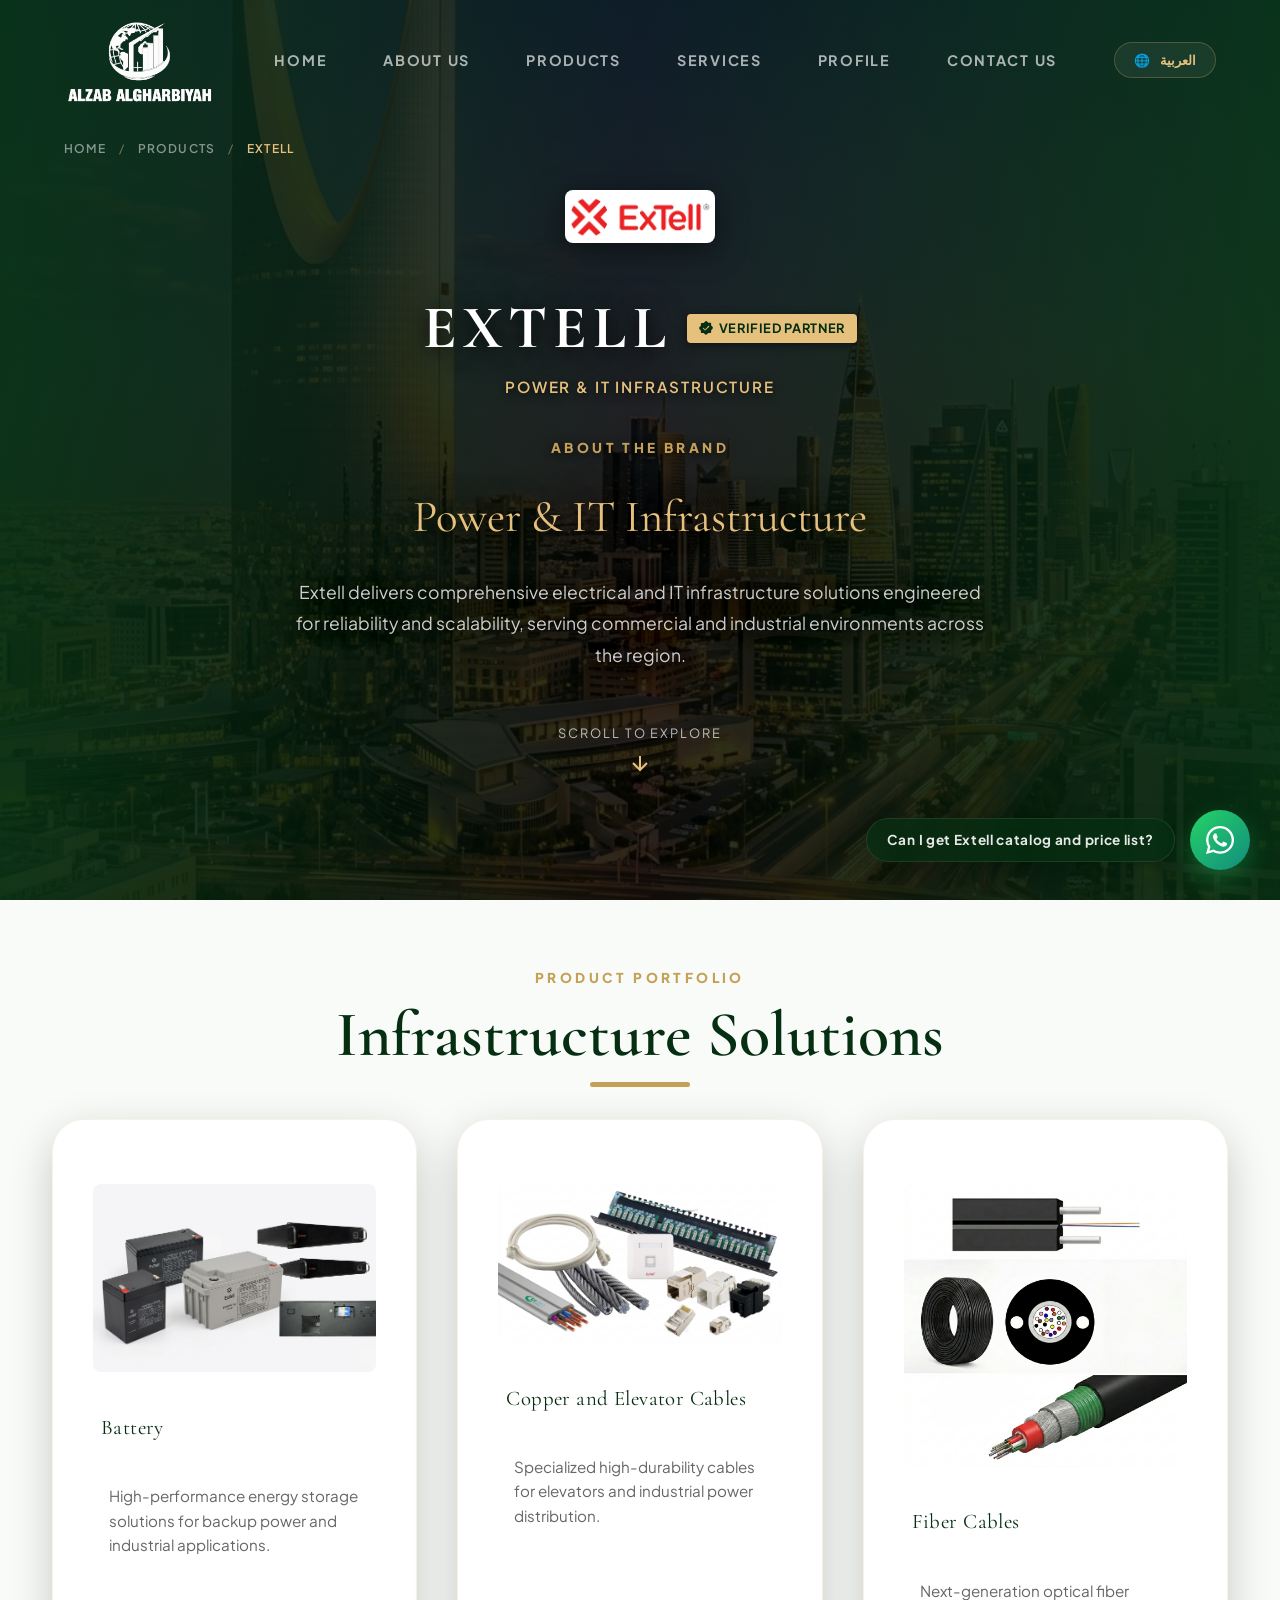
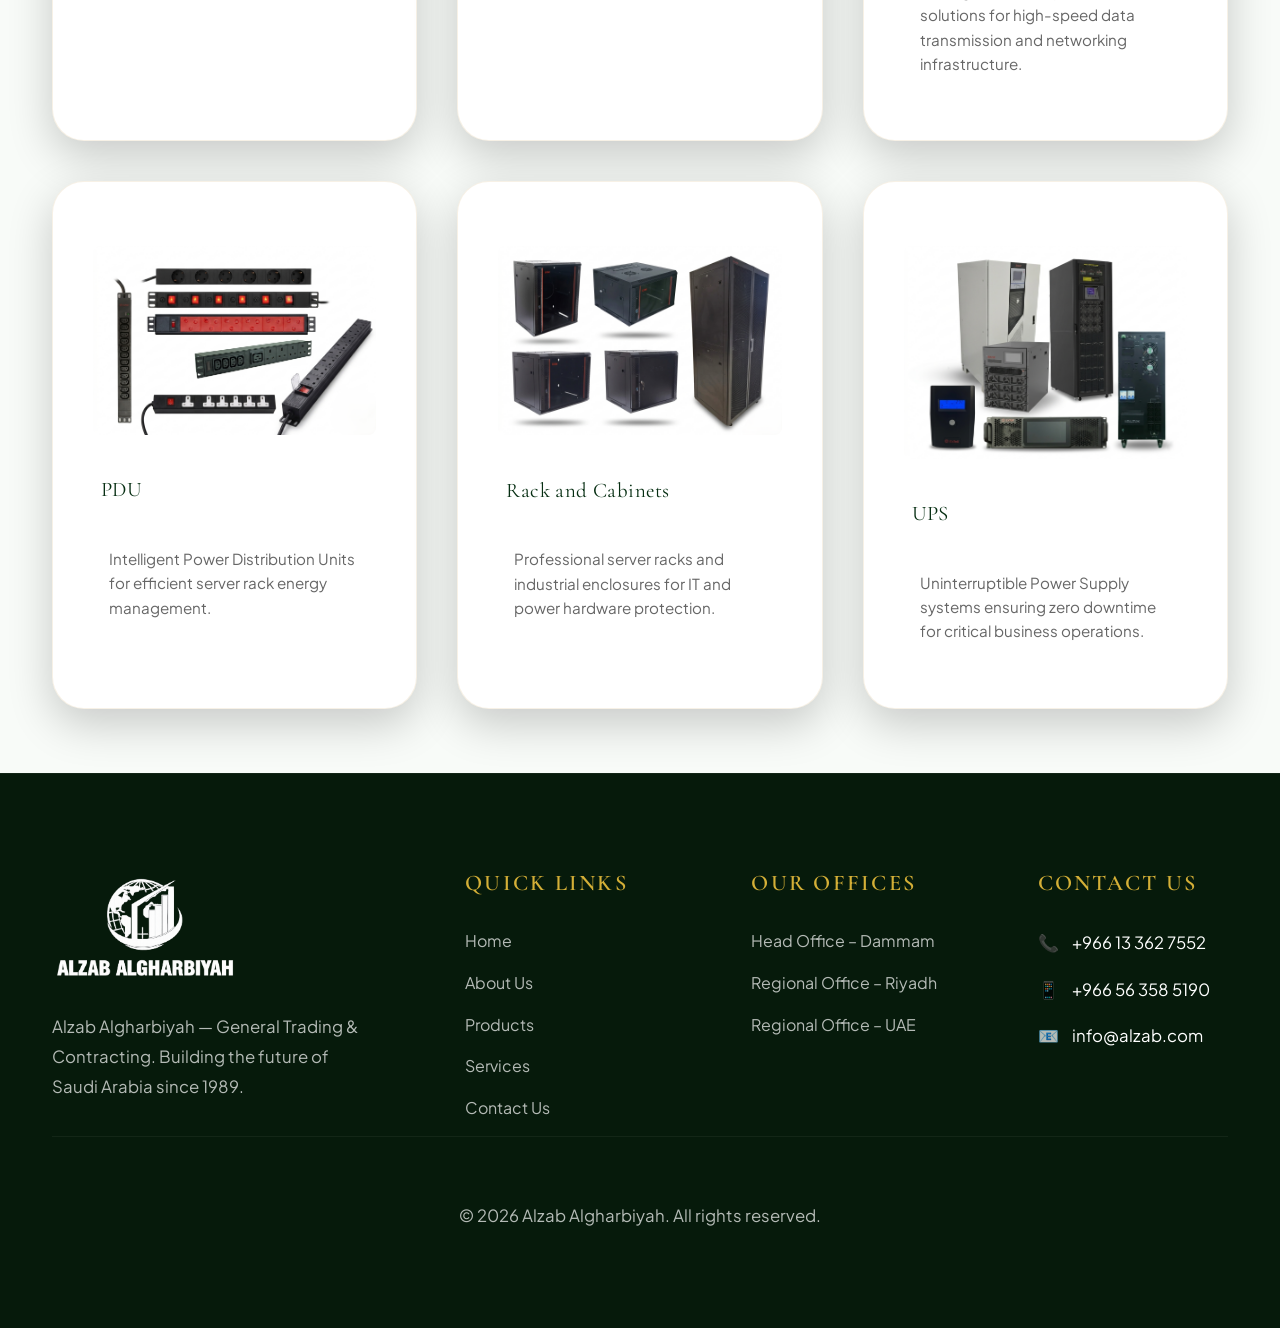
<file: brands/extell.html>
<!DOCTYPE html>
<html lang="en" dir="ltr">
<head>
  <meta charset="UTF-8" />
  <meta name="viewport" content="width=device-width, initial-scale=1.0" />
  <title>Extell â€“ Alzab Algharbiyah</title>
  <meta name="description" content="Extell products distributed by Alzab Algharbiyah. Power and IT infrastructure solutions across Saudi Arabia." />
  <link rel="preconnect" href="https://fonts.googleapis.com" />
  <link rel="preconnect" href="https://fonts.gstatic.com" crossorigin />
  <link href="https://fonts.googleapis.com/css2?family=Cormorant+Garamond:ital,wght@0,300;0,400;0,500;0,600;0,700;1,300;1,400;1,500;1,600;1,700&family=Plus+Jakarta+Sans:wght@300;400;500;600;700;800&family=Tajawal:wght@300;400;500;700;800&display=swap" rel="stylesheet" />
  <link rel="stylesheet" href="../style.css" />
</head>
<body class="inner-page">
  <svg width="0" height="0" style="position:absolute"><defs><linearGradient id="goldGradient" x1="0%" y1="0%" x2="100%" y2="100%"><stop offset="0%" style="stop-color:#FFF5B7;stop-opacity:1" /><stop offset="40%" style="stop-color:#f7ef8a;stop-opacity:1" /><stop offset="60%" style="stop-color:#d4af37;stop-opacity:1" /><stop offset="100%" style="stop-color:#a67c00;stop-opacity:1" /></linearGradient></defs></svg>
  <nav class="navbar scrolled" id="navbar">
    <div class="nav-container">
      <a href="../index.html" class="nav-brand"><img src="../assets/images/brands/Alzab.png" alt="Alzab Algharbiyah" class="nav-logo-img" /></a>
      <ul class="nav-links" id="navLinks">
        <li><a href="../index.html"     class="nav-item" data-en="Home"       data-ar="الرئيسية">Home</a></li>
        <li><a href="../about.html"    class="nav-item" data-en="About Us"   data-ar="من نحن">About Us</a></li>
        <li class="nav-item-dropdown">
          <a href="../products.html" class="nav-item" data-en="Products" data-ar="المنتجات">Products</a>
          <ul class="vertical-dropdown">
            <li class="has-submenu">
              <a href="../brands/obo.html"><img src="../assets/images/brands/OBO_Bettermann_normalized.jpg" class="dropdown-logo"> <span class="lang-text" data-en="OBO Bettermann" data-ar="أوبو بيترمان">OBO Bettermann</span></a>
              <ul class="sub-dropdown">
                <li><a href="../brands/obo.html#tbs" data-en="TBS – Transient and lightning protection systems" data-ar="TBS – أنظمة الحماية من الصواعق والعابرة">TBS – Transient and lightning protection systems</a></li>
                <li><a href="../brands/obo.html#ufs" data-en="UFS – Underfloor systems" data-ar="UFS – أنظمة تحت الأرض">UFS – Underfloor systems</a></li>
                <li><a href="../brands/obo.html#vbs" data-en="VBS – Connection and Fastening Systems" data-ar="VBS – أنظمة التوصيل والتثبيت">VBS – Connection and Fastening Systems</a></li>
                <li><a href="../brands/obo.html#kts" data-en="KTS – Cable support systems" data-ar="KTS – أنظمة دعم الكابلات">KTS – Cable support systems</a></li>
                <li><a href="../brands/obo.html#bss" data-en="BSS – Fire protection systems" data-ar="BSS – أنظمة الحماية من الحريق">BSS – Fire protection systems</a></li>
                <li><a href="../brands/obo.html#lfs" data-en="LFS – Cable routing systems" data-ar="LFS – أنظمة توجيه الكابلات">LFS – Cable routing systems</a></li>
                <li><a href="../brands/obo.html#egs" data-en="EGS – Device systems" data-ar="EGS – أنظمة الأجهزة">EGS – Device systems</a></li>
              </ul>
            </li>
            <li class="has-submenu">
              <a href="../brands/extell.html"><img src="../assets/images/brands/ExTell_normalized.jpg" class="dropdown-logo"> <span class="lang-text" data-en="Extell" data-ar="إكستيل">Extell</span></a>
              <ul class="sub-dropdown">
                <li><a href="../brands/extell.html#battery" data-en="Battery" data-ar="بطاريات">Battery</a></li>
                <li><a href="../brands/extell.html#cables" data-en="Copper and Elevator Cables" data-ar="كابلات النحاس والمصاعد">Copper and Elevator Cables</a></li>
                <li><a href="../brands/extell.html#fiber" data-en="Fiber Cables" data-ar="كابلات الألياف">Fiber Cables</a></li>
                <li><a href="../brands/extell.html#pdu" data-en="PDU" data-ar="وحدة توزيع الطاقة (PDU)">PDU</a></li>
                <li><a href="../brands/extell.html#racks" data-en="Rack and Cabinets" data-ar="الرفوف والكبائن">Rack and Cabinets</a></li>
                <li><a href="../brands/extell.html#ups" data-en="UPS" data-ar="مزود الطاقة غير المنقطع (UPS)">UPS</a></li>
              </ul>
            </li>
            <li class="has-submenu">
              <a href="../brands/vmr.html"><img src="../assets/images/brands/VMR_normalized.jpg" class="dropdown-logo"> <span class="lang-text" data-en="VMR" data-ar="في إم آر">VMR</span></a>
              <ul class="sub-dropdown">
                <li><a href="../brands/vmr.html#power-towers" data-en="Retractable power towers &amp; Underfloor Boxes" data-ar="أبراج الطاقة القابلة للسحب وصناديق الأرضية">Retractable power towers &amp; Underfloor Boxes</a></li>
                <li><a href="../brands/vmr.html#bollards" data-en="Bollards" data-ar="أعمدة الحماية">Bollards</a></li>
                <li><a href="../brands/vmr.html#exhaust" data-en="Exhaust systems" data-ar="أنظمة العادم">Exhaust systems</a></li>
                <li><a href="../brands/vmr.html#urban" data-en="Urban furnishing" data-ar="تأثيث المناطق الحضرية">Urban furnishing</a></li>
              </ul>
            </li>
            <li class="has-submenu">
              <a href="../brands/barqan.html"><img src="../assets/images/brands/Barqan_normalized.jpg" class="dropdown-logo"> <span class="lang-text" data-en="Barqan" data-ar="برقان">Barqan</span></a>
              <ul class="sub-dropdown">
                <li class="submenu-category-label" data-en="Electrical" data-ar="كهربائي">Electrical</li>
                <li><a href="../brands/barqan.html#conduit" data-en="Metal Conduit System" data-ar="أنظمة المواسير المعدنية">Metal Conduit System</a></li>
                <li><a href="../brands/barqan.html#boxes" data-en="Boxes" data-ar="صناديق">Boxes</a></li>
                <li><a href="../brands/barqan.html#floor-boxes" data-en="Floor Boxes" data-ar="صناديق أرضية">Floor Boxes</a></li>
                <li><a href="../brands/barqan.html#mgt" data-en="Cable Management System" data-ar="أنظمة إدارة الكابلات">Cable Management System</a></li>
                <li><a href="../brands/barqan.html#terminals" data-en="Cable Terminals" data-ar="نهائيات الكابلات">Cable Terminals</a></li>
                <li class="submenu-category-label" data-en="Civil" data-ar="مدني">Civil</li>
                <li><a href="../brands/barqan.html#raised-floor" data-en="Raised Access Floor" data-ar="الأرضية المرفوعة">Raised Access Floor</a></li>
                <li><a href="../brands/barqan.html#precast" data-en="Precast" data-ar="الخرسانة مسبقة الصب">Precast</a></li>
              </ul>
            </li>
          </ul>
        </li>
        <li><a href="../services.html" class="nav-item" data-en="Services"   data-ar="الخدمات">Services</a></li>
        <li><a href="../assets/profile/Alzab_Profile.pdf" class="nav-item" data-en="Profile" data-ar="ملف الشركة" download>Profile</a></li>
        <li><a href="../contact.html"  class="nav-item" data-en="Contact Us" data-ar="اتصل بنا">Contact Us</a></li>
      </ul>
      <div class="nav-actions">
        <button class="lang-btn" id="langToggle" onclick="toggleLang()">
          <span class="lang-icon">🌐</span>
          <span class="lang-label" id="langLabel">العربية</span>
        </button>
        <button class="hamburger" id="hamburger" onclick="toggleMenu()">
          <span></span><span></span><span></span>
        </button>
      </div>
    </div>
  </nav>
  <!-- IMAGE HERO SECTION -->
  <section class="obo-video-hero" style="background: var(--dark-green) url('../assets/images/riyadh_night.jpg') center center / cover no-repeat; position: relative;">
    <div class="obo-video-overlay" style="background: linear-gradient(to right, rgba(6,46,18,0.95), rgba(0,0,0,0.8), rgba(6,46,18,0.95));"></div>
    <div class="obo-video-content">
      <div class="hero-breadcrumb">
        <a href="../index.html" data-en="Home" data-ar="الرئيسية">Home</a>
        <span class="breadcrumb-sep">/</span>
        <a href="../products.html" data-en="Products" data-ar="المنتجات">Products</a>
        <span class="breadcrumb-sep">/</span>
        <span data-en="Extell" data-ar="إكستيل">Extell</span>
      </div>
      <div class="obo-hero-top">
        <div class="obo-video-logo-wrap">
          <img src="../assets/images/brands/ExTell.jpg" alt="Extell" style="border-radius: 8px;" />
        </div>
        <div style="display: flex; align-items: center; justify-content: center; gap: 15px; margin-top: 20px;">
          <h2 style="margin: 0;">EXTELL</h2>
          <div class="verified-about-stamp" style="margin: 0; box-shadow: 0 2px 10px rgba(0,0,0,0.5);">
            <svg viewBox="0 0 512 512" width="14" height="14" fill="currentColor"><path d="M256 0c14.1 0 27.5 5.7 37.5 15.6l38.2 38.2c6 6 14.1 9.4 22.6 9.4h54.1c19.6 0 35.5 15.9 35.5 35.5v54.1c0 8.5 3.4 16.6 9.4 22.6l38.2 38.2c10 10 15.6 23.4 15.6 37.5s-5.7 27.5-15.6 37.5l-38.2 38.2c-6 6-9.4 14.1-9.4 22.6v54.1c0 19.6-15.9 35.5-35.5 35.5h-54.1c-8.5 0-16.6 3.4-22.6 9.4l-38.2 38.2c-10 10-23.4 15.6-37.5 15.6s-27.5-5.7-37.5-15.6l-38.2-38.2c-6-6-14.1-9.4-22.6-9.4H103.5C83.9 448 68 432.1 68 412.5v-54.1c0-8.5-3.4-16.6-9.4-22.6l-38.2-38.2C10.4 287.5 4.8 274.1 4.8 260s5.7-27.5 15.6-37.5l38.2-38.2c6-6 9.4-14.1 9.4-22.6V107.5C68 87.9 83.9 72 103.5 72h54.1c8.5 0 16.6-3.4 22.6-9.4l38.2-38.2C228.5 14.4 241.9 8.8 256 8.8zm115.3 197.3c6.2-6.2 6.2-16.4 0-22.6s-16.4-6.2-22.6 0L224 308.7l-56.7-56.7c-6.2-6.2-16.4-6.2-22.6 0s-6.2 16.4 0 22.6l68 68c6.2 6.2 16.4 6.2 22.6 0l136-136z"/></svg>
            <span data-en="Verified Partner" data-ar="شريك معتمد">Verified Partner</span>
          </div>
        </div>
        <p class="obo-subtitle" data-en="Power &amp; IT Infrastructure" data-ar="البنية التحتية للطاقة وتكنولوجيا المعلومات">Power &amp; IT Infrastructure</p>
      </div>

      <div class="obo-hero-info">
        <div class="obo-hero-col">
          <div class="brand-info-label" style="text-shadow: 0 2px 10px rgba(0,0,0,0.8);" data-en="About the Brand" data-ar="عن العلامة التجارية">About the Brand</div>
          <h3 class="brand-info-title" style="text-shadow: 0 4px 20px rgba(0,0,0,0.8), 0 0 40px rgba(0,0,0,0.6);" data-en="Power &amp; IT Infrastructure" data-ar="البنية التحتية للطاقة وتكنولوجيا المعلومات">Power &amp; IT Infrastructure</h3>
          <p class="brand-info-text" style="text-shadow: 0 2px 10px rgba(0,0,0,0.9), 0 0 20px rgba(0,0,0,0.6); max-width: 800px; margin: 0 auto;" data-en="Extell delivers comprehensive electrical and IT infrastructure solutions engineered for reliability and scalability, serving commercial and industrial environments across the region." data-ar="تقدم إكستيل حلولاً شاملة للبنية التحتية الكهربائية وتكنولوجيا المعلومات المصممة من أجل الموثوقية والقابلية للتوسع ، وخدمة البيئات التجارية والصناعية في جميع أنحاء المنطقة.">Extell delivers comprehensive electrical and IT infrastructure solutions engineered for reliability and scalability, serving commercial and industrial environments across the region.</p>
        </div>
      </div>

      <div class="obo-scroll-hint">
        <span>Scroll to explore</span>
        <svg viewBox="0 0 24 24" fill="none" stroke="currentColor" stroke-width="2"><path d="M12 5v14M5 12l7 7 7-7"/></svg>
      </div>
    </div>
  </section>

  <!-- DETAILED PRODUCT SEGMENTS -->
  <section id="products-catalog" style="padding: 4rem 0; background: var(--off-white);">
    <div class="container">
      <div class="section-header">
        <span class="section-tag" data-en="Product Portfolio" data-ar="محفظة المنتجات">Product Portfolio</span>
        <h2 class="section-title" data-en="Infrastructure Solutions" data-ar="حلول البنية التحتية">Infrastructure Solutions</h2>
        <div class="title-bar"></div>
      </div>

      <div class="grid-3" style="gap: 2.5rem;">
        <!-- Battery -->
        <div class="av-card" id="battery" style="background: #fff; padding: 4rem 2.5rem; text-align: left; align-items: flex-start;">
          <img src="../assets/images/products/extell/Battery.png?v=2" alt="Battery" style="width: 100%; border-radius: 8px; margin-bottom: 1.5rem; object-fit: cover;">
          <h4 style="color: var(--dark-green); justify-content: flex-start; margin-bottom: 1.5rem;" data-en="Battery" data-ar="بطاريات">Battery</h4>
          <p style="color: var(--text-muted); font-size: 0.95rem;" data-en="High-performance energy storage solutions for backup power and industrial applications." data-ar="حلول تخزين طاقة عالية الأداء للاستخدامات الاحتياطية والتطبيقات الصناعية.">High-performance energy storage solutions for backup power and industrial applications.</p>
        </div>
        <!-- Copper and Elevator Cables -->
        <div class="av-card" id="cables" style="background: #fff; padding: 4rem 2.5rem; text-align: left; align-items: flex-start;">
          <img src="../assets/images/products/extell/Copper and Elevator Cables.png?v=2" alt="Copper and Elevator Cables" style="width: 100%; border-radius: 8px; margin-bottom: 1.5rem; object-fit: cover;">
          <h4 style="color: var(--dark-green); justify-content: flex-start; margin-bottom: 1.5rem;" data-en="Copper and Elevator Cables" data-ar="كابلات النحاس والمصاعد">Copper and Elevator Cables</h4>
          <p style="color: var(--text-muted); font-size: 0.95rem;" data-en="Specialized high-durability cables for elevators and industrial power distribution." data-ar="كابلات متخصصة عالية المتانة للمصاعد وتوزيع الطاقة الصناعية.">Specialized high-durability cables for elevators and industrial power distribution.</p>
        </div>
        <!-- Fiber Cables -->
        <div class="av-card" id="fiber" style="background: #fff; padding: 4rem 2.5rem; text-align: left; align-items: flex-start;">
          <img src="../assets/images/products/extell/Fiber Cables.png?v=2" alt="Fiber Cables" style="width: 100%; border-radius: 8px; margin-bottom: 1.5rem; object-fit: cover;">
          <h4 style="color: var(--dark-green); justify-content: flex-start; margin-bottom: 1.5rem;" data-en="Fiber Cables" data-ar="كابلات الألياف الضوئية">Fiber Cables</h4>
          <p style="color: var(--text-muted); font-size: 0.95rem;" data-en="Next-generation optical fiber solutions for high-speed data transmission and networking infrastructure." data-ar="حلول الألياف الضوئية من الجيل التالي لنقل البيانات عالي السرعة وبنية الشبكات.">Next-generation optical fiber solutions for high-speed data transmission and networking infrastructure.</p>
        </div>
        <!-- PDU -->
        <div class="av-card" id="pdu" style="background: #fff; padding: 4rem 2.5rem; text-align: left; align-items: flex-start;">
          <img src="../assets/images/products/extell/PDU.png?v=2" alt="PDU" style="width: 100%; border-radius: 8px; margin-bottom: 1.5rem; object-fit: cover;">
          <h4 style="color: var(--dark-green); justify-content: flex-start; margin-bottom: 1.5rem;" data-en="PDU" data-ar="وحدة توزيع الطاقة (PDU)">PDU</h4>
          <p style="color: var(--text-muted); font-size: 0.95rem;" data-en="Intelligent Power Distribution Units for efficient server rack energy management." data-ar="وحدات توزيع طاقة ذكية لإدارة فعالة للطاقة في خزائن الخوادم.">Intelligent Power Distribution Units for efficient server rack energy management.</p>
        </div>
        <!-- Rack and Cabinets -->
        <div class="av-card" id="racks" style="background: #fff; padding: 4rem 2.5rem; text-align: left; align-items: flex-start;">
          <img src="../assets/images/products/extell/Racks and Cabinets.png?v=2" alt="Rack and Cabinets" style="width: 100%; border-radius: 8px; margin-bottom: 1.5rem; object-fit: cover;">
          <h4 style="color: var(--dark-green); justify-content: flex-start; margin-bottom: 1.5rem;" data-en="Rack and Cabinets" data-ar="الرفوف والكبائن">Rack and Cabinets</h4>
          <p style="color: var(--text-muted); font-size: 0.95rem;" data-en="Professional server racks and industrial enclosures for IT and power hardware protection." data-ar="رفوف خوادم احترافية وهياكل صناعية لحماية أجهزة تكنولوجيا المعلومات والطاقة.">Professional server racks and industrial enclosures for IT and power hardware protection.</p>
        </div>
        <!-- UPS -->
        <div class="av-card" id="ups" style="background: #fff; padding: 4rem 2.5rem; text-align: left; align-items: flex-start;">
          <img src="../assets/images/products/extell/UPS.png?v=2" alt="UPS" style="width: 100%; border-radius: 8px; margin-bottom: 1.5rem; object-fit: cover;">
          <h4 style="color: var(--dark-green); justify-content: flex-start; margin-bottom: 1.5rem;" data-en="UPS" data-ar="مزود الطاقة غير المنقطع (UPS)">UPS</h4>
          <p style="color: var(--text-muted); font-size: 0.95rem;" data-en="Uninterruptible Power Supply systems ensuring zero downtime for critical business operations." data-ar="أنظمة إمداد الطاقة غير المنقطعة التي تضمن عدم توقف العمليات التجارية الحرجة.">Uninterruptible Power Supply systems ensuring zero downtime for critical business operations.</p>
        </div>
      </div>
    </div>
  </section>

  <footer class="footer">
    <div class="footer-glow"></div>
    <div class="container">
      <div class="footer-grid">
        <div class="footer-brand">
          <img src="../assets/images/brands/Alzab.png" alt="Alzab Algharbiyah" class="footer-logo" />
          <p data-en="Alzab Algharbiyah — General Trading &amp; Contracting. Building the future of Saudi Arabia since 1989." data-ar="الزاب الغربية — التجارة العامة والمقاولات. نبني مستقبل المملكة العربية السعودية منذ 1989.">Alzab Algharbiyah — General Trading &amp; Contracting. Building the future of Saudi Arabia since 1989.</p>
        </div>
        <div class="footer-links">
          <h4 data-en="Quick Links" data-ar="روابط سريعة">Quick Links</h4>
          <ul>
            <li><a href="../index.html" data-en="Home" data-ar="الرئيسية">Home</a></li>
            <li><a href="../about.html" data-en="About Us" data-ar="من نحن">About Us</a></li>
            <li><a href="../products.html" data-en="Products" data-ar="المنتجات">Products</a></li>
            <li><a href="../services.html" data-en="Services" data-ar="الخدمات">Services</a></li>
            <li><a href="../contact.html" data-en="Contact Us" data-ar="اتصل بنا">Contact Us</a></li>
          </ul>
        </div>
        <div class="footer-links">
          <h4 data-en="Our Offices" data-ar="مكاتبنا">Our Offices</h4>
          <ul>
            <li><a href="../contact.html#office-dammam" data-en="Head Office – Dammam" data-ar="المكتب الرئيسي – الدمام">Head Office – Dammam</a></li>
            <li><a href="../contact.html#office-riyadh" data-en="Regional Office – Riyadh" data-ar="المكتب الإقليمي – الرياض">Regional Office – Riyadh</a></li>
            <li><a href="../contact.html#office-uae" data-en="Regional Office – UAE" data-ar="المكتب الإقليمي – الإمارات">Regional Office – UAE</a></li>
          </ul>
        </div>
        <div class="footer-contact">
          <h4 data-en="Contact Us" data-ar="تواصل معنا">Contact Us</h4>
          <p>📞 <a href="tel:+966133627552">+966 13 362 7552</a></p>
          <p>📱 <a href="tel:+966563585190">+966 56 358 5190</a></p>
          <p>📧 <a href="mailto:info@alzab.com">info@alzab.com</a></p>
        </div>
      </div>
      <div class="footer-bottom">
        <p data-en="© 2026 Alzab Algharbiyah. All rights reserved." data-ar="© 2026 الزاب الغربية. جميع الحقوق محفوظة.">© 2026 Alzab Algharbiyah. All rights reserved.</p>
      </div>
    </div>
  </footer>
  <script src="../script.js"></script>
</body>
</file>
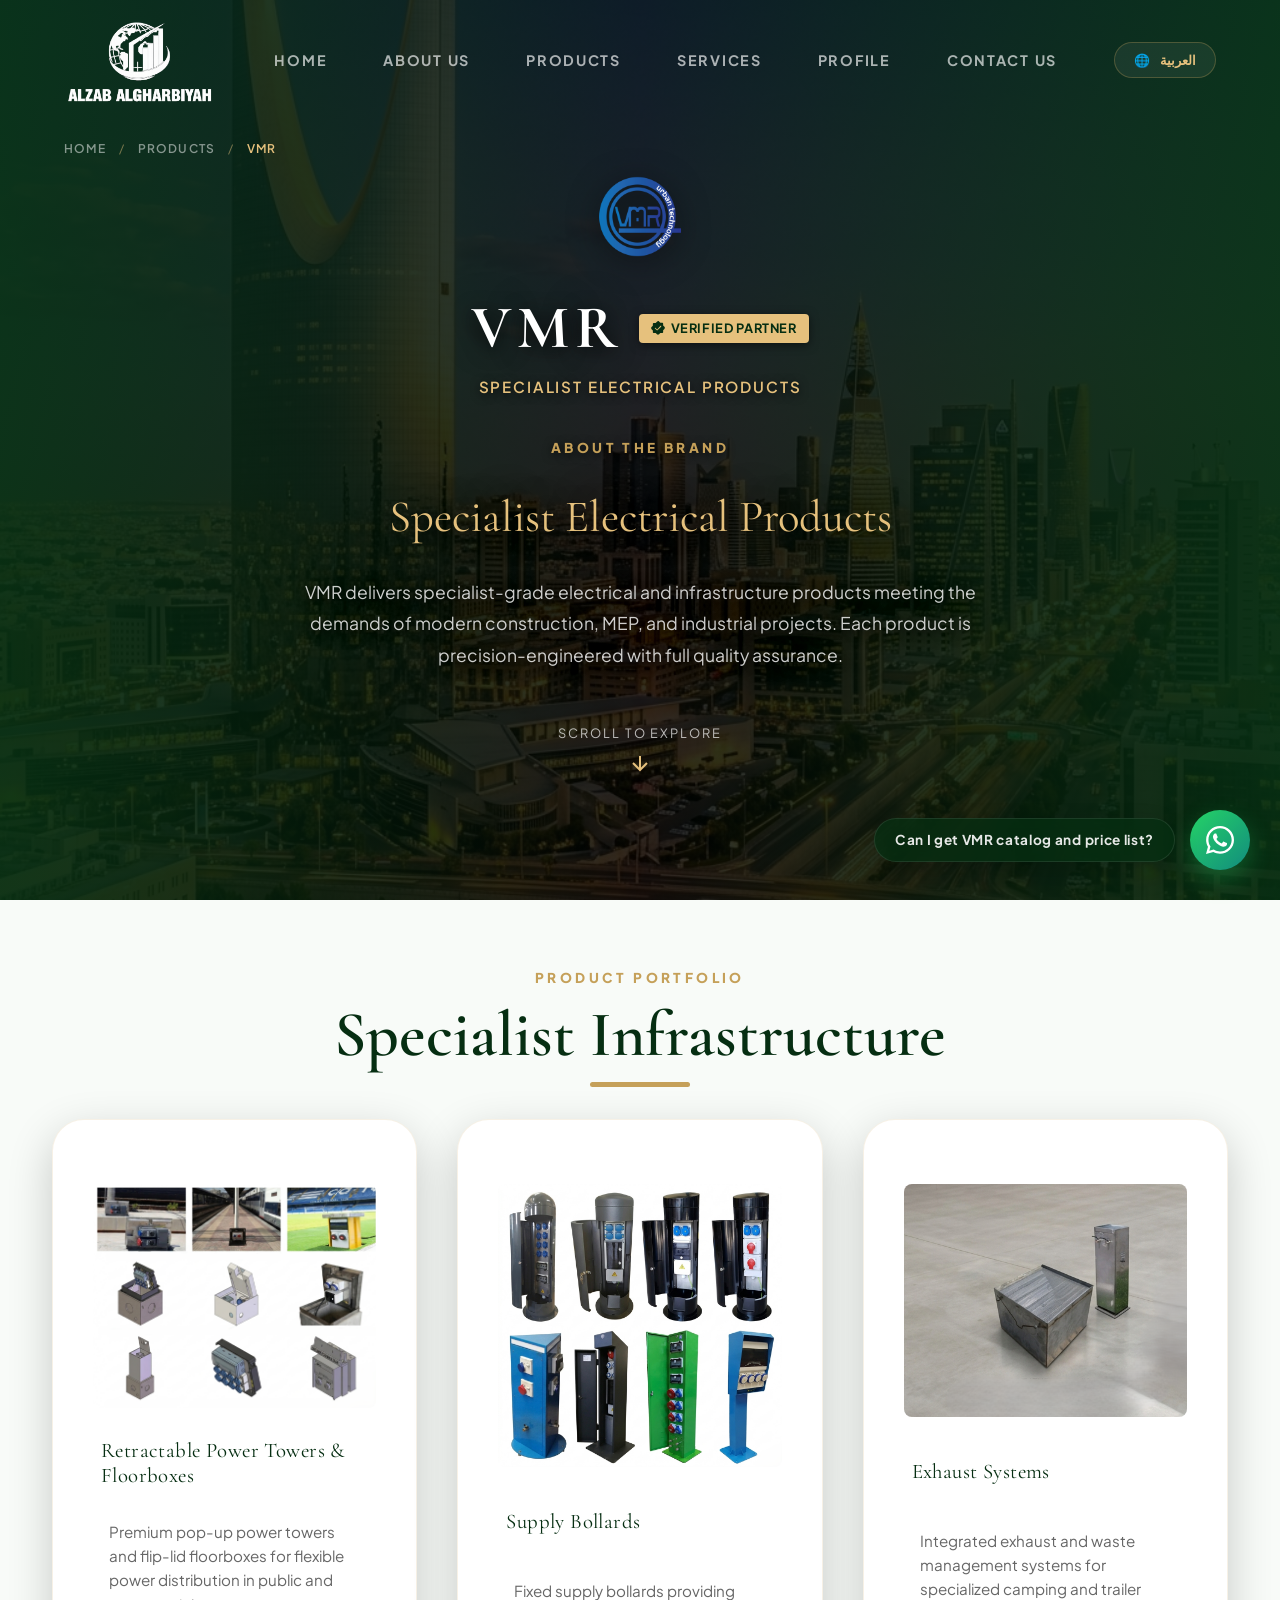
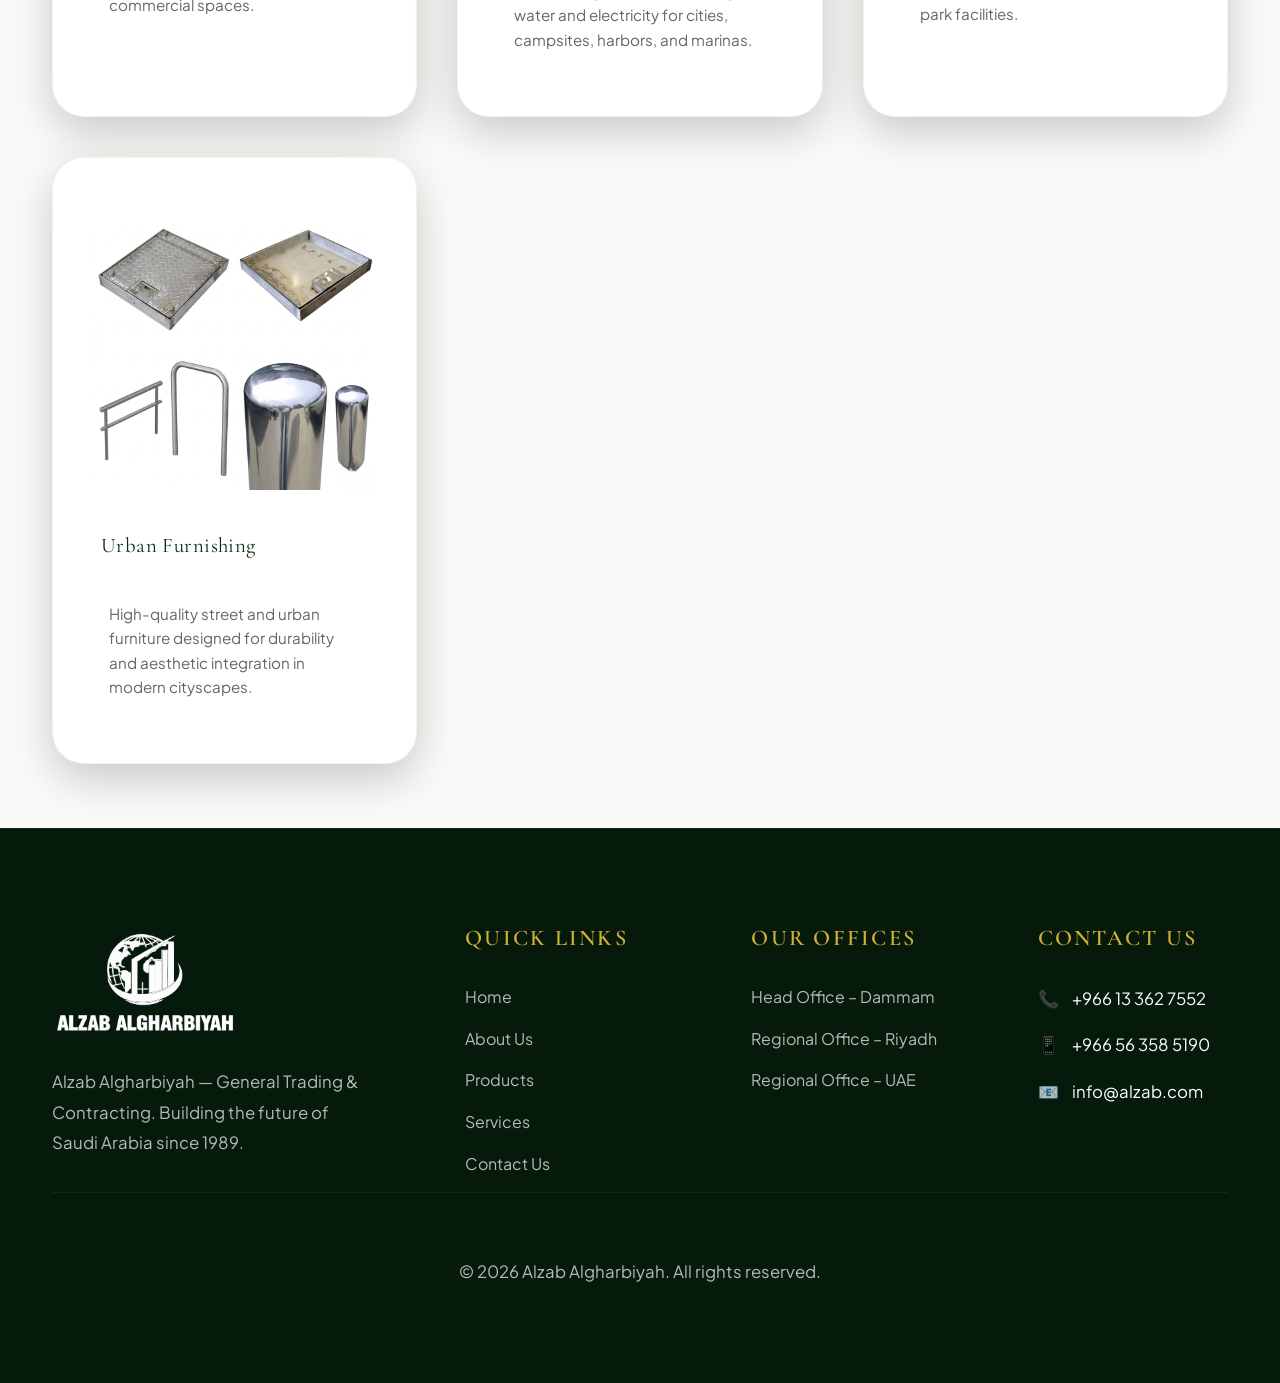
<file: brands/vmr.html>
<!DOCTYPE html>
<html lang="en" dir="ltr">
<head>
  <meta charset="UTF-8" />
  <meta name="viewport" content="width=device-width, initial-scale=1.0" />
  <title>VMR â€“ Alzab Algharbiyah</title>
  <meta name="description" content="VMR products distributed by Alzab Algharbiyah. Specialist electrical and infrastructure products across Saudi Arabia." />
  <link rel="preconnect" href="https://fonts.googleapis.com" />
  <link rel="preconnect" href="https://fonts.gstatic.com" crossorigin />
  <link href="https://fonts.googleapis.com/css2?family=Cormorant+Garamond:ital,wght@0,300;0,400;0,500;0,600;0,700;1,300;1,400;1,500;1,600;1,700&family=Plus+Jakarta+Sans:wght@300;400;500;600;700;800&family=Tajawal:wght@300;400;500;700;800&display=swap" rel="stylesheet" />
  <link rel="stylesheet" href="../style.css" />
</head>
<body class="inner-page">
  <svg width="0" height="0" style="position:absolute"><defs><linearGradient id="goldGradient" x1="0%" y1="0%" x2="100%" y2="100%"><stop offset="0%" style="stop-color:#FFF5B7;stop-opacity:1" /><stop offset="40%" style="stop-color:#f7ef8a;stop-opacity:1" /><stop offset="60%" style="stop-color:#d4af37;stop-opacity:1" /><stop offset="100%" style="stop-color:#a67c00;stop-opacity:1" /></linearGradient></defs></svg>
  <nav class="navbar scrolled" id="navbar">
    <div class="nav-container">
      <a href="../index.html" class="nav-brand"><img src="../assets/images/brands/Alzab.png" alt="Alzab Algharbiyah" class="nav-logo-img" /></a>
      <ul class="nav-links" id="navLinks">
        <li><a href="../index.html"     class="nav-item" data-en="Home"       data-ar="الرئيسية">Home</a></li>
        <li><a href="../about.html"    class="nav-item" data-en="About Us"   data-ar="من نحن">About Us</a></li>
        <li class="nav-item-dropdown">
          <a href="../products.html" class="nav-item" data-en="Products" data-ar="المنتجات">Products</a>
          <ul class="vertical-dropdown">
            <li class="has-submenu">
              <a href="../brands/obo.html"><img src="../assets/images/brands/OBO_Bettermann_normalized.jpg" class="dropdown-logo"> <span class="lang-text" data-en="OBO Bettermann" data-ar="أوبو بيترمان">OBO Bettermann</span></a>
              <ul class="sub-dropdown">
                <li><a href="../brands/obo.html#tbs" data-en="TBS – Transient and lightning protection systems" data-ar="TBS – أنظمة الحماية من الصواعق والعابرة">TBS – Transient and lightning protection systems</a></li>
                <li><a href="../brands/obo.html#ufs" data-en="UFS – Underfloor systems" data-ar="UFS – أنظمة تحت الأرض">UFS – Underfloor systems</a></li>
                <li><a href="../brands/obo.html#vbs" data-en="VBS – Connection and Fastening Systems" data-ar="VBS – أنظمة التوصيل والتثبيت">VBS – Connection and Fastening Systems</a></li>
                <li><a href="../brands/obo.html#kts" data-en="KTS – Cable support systems" data-ar="KTS – أنظمة دعم الكابلات">KTS – Cable support systems</a></li>
                <li><a href="../brands/obo.html#bss" data-en="BSS – Fire protection systems" data-ar="BSS – أنظمة الحماية من الحريق">BSS – Fire protection systems</a></li>
                <li><a href="../brands/obo.html#lfs" data-en="LFS – Cable routing systems" data-ar="LFS – أنظمة توجيه الكابلات">LFS – Cable routing systems</a></li>
                <li><a href="../brands/obo.html#egs" data-en="EGS – Device systems" data-ar="EGS – أنظمة الأجهزة">EGS – Device systems</a></li>
              </ul>
            </li>
            <li class="has-submenu">
              <a href="../brands/extell.html"><img src="../assets/images/brands/ExTell_normalized.jpg" class="dropdown-logo"> <span class="lang-text" data-en="Extell" data-ar="إكستيل">Extell</span></a>
              <ul class="sub-dropdown">
                <li><a href="../brands/extell.html#battery" data-en="Battery" data-ar="بطاريات">Battery</a></li>
                <li><a href="../brands/extell.html#cables" data-en="Copper and Elevator Cables" data-ar="كابلات النحاس والمصاعد">Copper and Elevator Cables</a></li>
                <li><a href="../brands/extell.html#fiber" data-en="Fiber Cables" data-ar="كابلات الألياف">Fiber Cables</a></li>
                <li><a href="../brands/extell.html#pdu" data-en="PDU" data-ar="وحدة توزيع الطاقة (PDU)">PDU</a></li>
                <li><a href="../brands/extell.html#racks" data-en="Rack and Cabinets" data-ar="الرفوف والكبائن">Rack and Cabinets</a></li>
                <li><a href="../brands/extell.html#ups" data-en="UPS" data-ar="مزود الطاقة غير المنقطع (UPS)">UPS</a></li>
              </ul>
            </li>
            <li class="has-submenu">
              <a href="../brands/vmr.html"><img src="../assets/images/brands/VMR_normalized.jpg" class="dropdown-logo"> <span class="lang-text" data-en="VMR" data-ar="في إم آر">VMR</span></a>
              <ul class="sub-dropdown">
                <li><a href="../brands/vmr.html#power-towers" data-en="Retractable power towers &amp; Underfloor Boxes" data-ar="أبراج الطاقة القابلة للسحب وصناديق الأرضية">Retractable power towers &amp; Underfloor Boxes</a></li>
                <li><a href="../brands/vmr.html#bollards" data-en="Bollards" data-ar="أعمدة الحماية">Bollards</a></li>
                <li><a href="../brands/vmr.html#exhaust" data-en="Exhaust systems" data-ar="أنظمة العادم">Exhaust systems</a></li>
                <li><a href="../brands/vmr.html#urban" data-en="Urban furnishing" data-ar="تأثيث المناطق الحضرية">Urban furnishing</a></li>
              </ul>
            </li>
            <li class="has-submenu">
              <a href="../brands/barqan.html"><img src="../assets/images/brands/Barqan_normalized.jpg" class="dropdown-logo"> <span class="lang-text" data-en="Barqan" data-ar="برقان">Barqan</span></a>
              <ul class="sub-dropdown">
                <li class="submenu-category-label" data-en="Electrical" data-ar="كهربائي">Electrical</li>
                <li><a href="../brands/barqan.html#conduit" data-en="Metal Conduit System" data-ar="أنظمة المواسير المعدنية">Metal Conduit System</a></li>
                <li><a href="../brands/barqan.html#boxes" data-en="Boxes" data-ar="صناديق">Boxes</a></li>
                <li><a href="../brands/barqan.html#floor-boxes" data-en="Floor Boxes" data-ar="صناديق أرضية">Floor Boxes</a></li>
                <li><a href="../brands/barqan.html#mgt" data-en="Cable Management System" data-ar="أنظمة إدارة الكابلات">Cable Management System</a></li>
                <li><a href="../brands/barqan.html#terminals" data-en="Cable Terminals" data-ar="نهائيات الكابلات">Cable Terminals</a></li>
                <li class="submenu-category-label" data-en="Civil" data-ar="مدني">Civil</li>
                <li><a href="../brands/barqan.html#raised-floor" data-en="Raised Access Floor" data-ar="الأرضية المرفوعة">Raised Access Floor</a></li>
                <li><a href="../brands/barqan.html#precast" data-en="Precast" data-ar="الخرسانة مسبقة الصب">Precast</a></li>
              </ul>
            </li>
          </ul>
        </li>
        <li><a href="../services.html" class="nav-item" data-en="Services"   data-ar="الخدمات">Services</a></li>
        <li><a href="../assets/profile/Alzab_Profile.pdf" class="nav-item" data-en="Profile" data-ar="ملف الشركة" download>Profile</a></li>
        <li><a href="../contact.html"  class="nav-item" data-en="Contact Us" data-ar="اتصل بنا">Contact Us</a></li>
      </ul>
      <div class="nav-actions">
        <button class="lang-btn" id="langToggle" onclick="toggleLang()">
          <span class="lang-icon">🌐</span>
          <span class="lang-label" id="langLabel">العربية</span>
        </button>
        <button class="hamburger" id="hamburger" onclick="toggleMenu()">
          <span></span><span></span><span></span>
        </button>
      </div>
    </div>
  </nav>
  <!-- IMAGE HERO SECTION -->
  <section class="obo-video-hero" style="background: var(--dark-green) url('../assets/images/riyadh_night.jpg') center center / cover no-repeat; position: relative;">
    <div class="obo-video-overlay" style="background: linear-gradient(to right, rgba(6,46,18,0.95), rgba(0,0,0,0.8), rgba(6,46,18,0.95));"></div>
    <div class="obo-video-content">
      <div class="hero-breadcrumb">
        <a href="../index.html" data-en="Home" data-ar="الرئيسية">Home</a>
        <span class="breadcrumb-sep">/</span>
        <a href="../products.html" data-en="Products" data-ar="المنتجات">Products</a>
        <span class="breadcrumb-sep">/</span>
        <span data-en="VMR" data-ar="في إم آر">VMR</span>
      </div>
      <div class="obo-hero-top">
        <div class="obo-video-logo-wrap">
          <img src="../assets/images/brands/vmr.png" alt="VMR" />
        </div>
        <div style="display: flex; align-items: center; justify-content: center; gap: 15px; margin-top: 20px;">
          <h2 style="margin: 0;">VMR</h2>
          <div class="verified-about-stamp" style="margin: 0; box-shadow: 0 2px 10px rgba(0,0,0,0.5);">
            <svg viewBox="0 0 512 512" width="14" height="14" fill="currentColor"><path d="M256 0c14.1 0 27.5 5.7 37.5 15.6l38.2 38.2c6 6 14.1 9.4 22.6 9.4h54.1c19.6 0 35.5 15.9 35.5 35.5v54.1c0 8.5 3.4 16.6 9.4 22.6l38.2 38.2c10 10 15.6 23.4 15.6 37.5s-5.7 27.5-15.6 37.5l-38.2 38.2c-6 6-9.4 14.1-9.4 22.6v54.1c0 19.6-15.9 35.5-35.5 35.5h-54.1c-8.5 0-16.6 3.4-22.6 9.4l-38.2 38.2c-10 10-23.4 15.6-37.5 15.6s-27.5-5.7-37.5-15.6l-38.2-38.2c-6-6-14.1-9.4-22.6-9.4H103.5C83.9 448 68 432.1 68 412.5v-54.1c0-8.5-3.4-16.6-9.4-22.6l-38.2-38.2C10.4 287.5 4.8 274.1 4.8 260s5.7-27.5 15.6-37.5l38.2-38.2c6-6 9.4-14.1 9.4-22.6V107.5C68 87.9 83.9 72 103.5 72h54.1c8.5 0 16.6-3.4 22.6-9.4l38.2-38.2C228.5 14.4 241.9 8.8 256 8.8zm115.3 197.3c6.2-6.2 6.2-16.4 0-22.6s-16.4-6.2-22.6 0L224 308.7l-56.7-56.7c-6.2-6.2-16.4-6.2-22.6 0s-6.2 16.4 0 22.6l68 68c6.2 6.2 16.4 6.2 22.6 0l136-136z"/></svg>
            <span data-en="Verified Partner" data-ar="شريك معتمد">Verified Partner</span>
          </div>
        </div>
        <p class="obo-subtitle" data-en="Specialist Electrical Products" data-ar="منتجات كهربائية متخصصة">Specialist Electrical Products</p>
      </div>

      <div class="obo-hero-info">
        <div class="obo-hero-col">
          <div class="brand-info-label" style="text-shadow: 0 2px 10px rgba(0,0,0,0.8);" data-en="About the Brand" data-ar="عن العلامة التجارية">About the Brand</div>

          <h3 class="brand-info-title" style="text-shadow: 0 4px 20px rgba(0,0,0,0.8), 0 0 40px rgba(0,0,0,0.6);" data-en="Specialist Electrical Products" data-ar="منتجات كهربائية متخصصة">Specialist Electrical Products</h3>
          <p class="brand-info-text" style="text-shadow: 0 2px 10px rgba(0,0,0,0.9), 0 0 20px rgba(0,0,0,0.6); max-width: 800px; margin: 0 auto;" data-en="VMR delivers specialist-grade electrical and infrastructure products meeting the demands of modern construction, MEP, and industrial projects. Each product is precision-engineered with full quality assurance." data-ar="تقدم في إم آر منتجات كهربائية وبنية تحتية من الدرجة المتخصصة تلبي متطلبات البناء الحديث و MEP والمشاريع الصناعية. يتم هندسة كل منتج بدقة مع ضمان كامل للجودة.">VMR delivers specialist-grade electrical and infrastructure products meeting the demands of modern construction, MEP, and industrial projects. Each product is precision-engineered with full quality assurance.</p>
        </div>
      </div>

      <div class="obo-scroll-hint">
        <span>Scroll to explore</span>
        <svg viewBox="0 0 24 24" fill="none" stroke="currentColor" stroke-width="2"><path d="M12 5v14M5 12l7 7 7-7"/></svg>
      </div>
    </div>
  </section>


  <!-- DETAILED PRODUCT SEGMENTS -->
  <section id="products-catalog" style="padding: 4rem 0; background: var(--off-white);">
    <div class="container">
      <div class="section-header">
        <span class="section-tag" data-en="Product Portfolio" data-ar="محفظة المنتجات">Product Portfolio</span>
        <h2 class="section-title" data-en="Specialist Infrastructure" data-ar="بنية تحتية متخصصة">Specialist Infrastructure</h2>
        <div class="title-bar"></div>
      </div>

      <div class="grid-3" style="gap: 2.5rem;">
        <!-- Power Towers -->
        <div class="av-card" id="power-towers" style="background: #fff; padding: 4rem 2.5rem; text-align: left; align-items: flex-start;">
          <img src="../assets/images/products/vmr/Retractable Power Towers & Floorboxes.png?v=3" alt="Retractable Power Towers & Floorboxes" style="width: 100%; border-radius: 8px; margin-bottom: 1.5rem; object-fit: cover;">
          <h4 style="color: var(--dark-green); justify-content: flex-start; margin-bottom: 1.5rem;" data-en="Retractable Power Towers &amp; Floorboxes" data-ar="أبراج طاقة قابلة للسحب وصناديق أرضية">Retractable Power Towers &amp; Floorboxes</h4>
          <p style="color: var(--text-muted); font-size: 0.95rem;" data-en="Premium pop-up power towers and flip-lid floorboxes for flexible power distribution in public and commercial spaces." data-ar="أبراج طاقة منبثقة متميزة وصناديق أرضية ذات غطاء قلاب لتوزيع طاقة مرن في المساحات العامة والتجارية.">Premium pop-up power towers and flip-lid floorboxes for flexible power distribution in public and commercial spaces.</p>
        </div>
        <!-- Bollards -->
        <div class="av-card" id="bollards" style="background: #fff; padding: 4rem 2.5rem; text-align: left; align-items: flex-start;">
          <img src="../assets/images/products/vmr/Supply Bollards.png?v=3" alt="Supply Bollards" style="width: 100%; border-radius: 8px; margin-bottom: 1.5rem; object-fit: cover;">
          <h4 style="color: var(--dark-green); justify-content: flex-start; margin-bottom: 1.5rem;" data-en="Supply Bollards" data-ar="أعمدة التوريد">Supply Bollards</h4>
          <p style="color: var(--text-muted); font-size: 0.95rem;" data-en="Fixed supply bollards providing water and electricity for cities, campsites, harbors, and marinas." data-ar="أعمدة توريد ثابتة توفر المياه والكهرباء للمدن والمخيمات والموانئ والمراسي.">Fixed supply bollards providing water and electricity for cities, campsites, harbors, and marinas.</p>
        </div>
        <!-- Exhaust Systems -->
        <div class="av-card" id="exhaust" style="background: #fff; padding: 4rem 2.5rem; text-align: left; align-items: flex-start;">
          <img src="../assets/images/products/vmr/Exhaust Systems.png?v=3" alt="Exhaust Systems" style="width: 100%; border-radius: 8px; margin-bottom: 1.5rem; object-fit: cover;">
          <h4 style="color: var(--dark-green); justify-content: flex-start; margin-bottom: 1.5rem;" data-en="Exhaust Systems" data-ar="أنظمة العادم">Exhaust Systems</h4>
          <p style="color: var(--text-muted); font-size: 0.95rem;" data-en="Integrated exhaust and waste management systems for specialized camping and trailer park facilities." data-ar="أنظمة متكاملة لإدارة العادم والنفايات لمرافق التخييم والمقطورات المتخصصة.">Integrated exhaust and waste management systems for specialized camping and trailer park facilities.</p>
        </div>
        <!-- Urban Furnishing -->
        <div class="av-card" id="urban" style="background: #fff; padding: 4rem 2.5rem; text-align: left; align-items: flex-start;">
          <img src="../assets/images/products/vmr/Urban Furnishing.png?v=2" alt="Urban Furnishing" style="width: 100%; border-radius: 8px; margin-bottom: 1.5rem; object-fit: cover;">
          <h4 style="color: var(--dark-green); justify-content: flex-start; margin-bottom: 1.5rem;" data-en="Urban Furnishing" data-ar="تأثيث المناطق الحضرية">Urban Furnishing</h4>
          <p style="color: var(--text-muted); font-size: 0.95rem;" data-en="High-quality street and urban furniture designed for durability and aesthetic integration in modern cityscapes." data-ar="أثاث شوارع ومناطق حضرية عالي الجودة مصمم للمتانة والتكامل الجمالي في المناظر الحضرية الحديثة.">High-quality street and urban furniture designed for durability and aesthetic integration in modern cityscapes.</p>
        </div>
      </div>
    </div>
  </section>

  <footer class="footer">
    <div class="footer-glow"></div>
    <div class="container">
      <div class="footer-grid">
        <div class="footer-brand">
          <img src="../assets/images/brands/Alzab.png" alt="Alzab Algharbiyah" class="footer-logo" />
          <p data-en="Alzab Algharbiyah — General Trading &amp; Contracting. Building the future of Saudi Arabia since 1989." data-ar="الزاب الغربية — التجارة العامة والمقاولات. نبني مستقبل المملكة العربية السعودية منذ 1989.">Alzab Algharbiyah — General Trading &amp; Contracting. Building the future of Saudi Arabia since 1989.</p>
        </div>
        <div class="footer-links">
          <h4 data-en="Quick Links" data-ar="روابط سريعة">Quick Links</h4>
          <ul>
            <li><a href="../index.html" data-en="Home" data-ar="الرئيسية">Home</a></li>
            <li><a href="../about.html" data-en="About Us" data-ar="من نحن">About Us</a></li>
            <li><a href="../products.html" data-en="Products" data-ar="المنتجات">Products</a></li>
            <li><a href="../services.html" data-en="Services" data-ar="الخدمات">Services</a></li>
            <li><a href="../contact.html" data-en="Contact Us" data-ar="اتصل بنا">Contact Us</a></li>
          </ul>
        </div>
        <div class="footer-links">
          <h4 data-en="Our Offices" data-ar="مكاتبنا">Our Offices</h4>
          <ul>
            <li><a href="../contact.html#office-dammam" data-en="Head Office – Dammam" data-ar="المكتب الرئيسي – الدمام">Head Office – Dammam</a></li>
            <li><a href="../contact.html#office-riyadh" data-en="Regional Office – Riyadh" data-ar="المكتب الإقليمي – الرياض">Regional Office – Riyadh</a></li>
            <li><a href="../contact.html#office-uae" data-en="Regional Office – UAE" data-ar="المكتب الإقليمي – الإمارات">Regional Office – UAE</a></li>
          </ul>
        </div>
        <div class="footer-contact">
          <h4 data-en="Contact Us" data-ar="تواصل معنا">Contact Us</h4>
          <p>📞 <a href="tel:+966133627552">+966 13 362 7552</a></p>
          <p>📱 <a href="tel:+966563585190">+966 56 358 5190</a></p>
          <p>📧 <a href="mailto:info@alzab.com">info@alzab.com</a></p>
        </div>
      </div>
      <div class="footer-bottom">
        <p data-en="© 2026 Alzab Algharbiyah. All rights reserved." data-ar="© 2026 الزاب الغربية. جميع الحقوق محفوظة.">© 2026 Alzab Algharbiyah. All rights reserved.</p>
      </div>
    </div>
  </footer>
  <script src="../script.js"></script>
</body>
</html>
</file>
<file: style.css>
@import url('https://fonts.googleapis.com/css2?family=Cormorant+Garamond:ital,wght@0,300;0,400;0,500;0,600;0,700;1,300;1,400;1,500;1,600;1,700&family=Plus+Jakarta+Sans:wght@300;400;500;600;700;800&family=Tajawal:wght@300;400;500;700;800&display=swap');

:root {
  /* Colors - ORIGINAL STABLE PALETTE */
  --dark-green: #062e12; 
  --dark-green-rgb: 6, 46, 18;
  --accent-gold: #c5a059;
  --gold-primary: #e6c17d;
  --gold-midtone: #d4af37;
  --gold-dark: #a38048;
  --white: #ffffff;
  --off-white: #f8fbf8;
  --text-dark: #333333;
  --text-muted: #666666;
  --border-color: rgba(197, 160, 89, 0.2);
  
  /* Fonts - ORIGINAL: CORMORANT & JAKARTA */
  --font-header: 'Cormorant Garamond', serif;
  --font-body: 'Plus Jakarta Sans', sans-serif;
  --font-ar: 'Tajawal', sans-serif;

  /* Dimensions & Effects */
  --nav-h: 120px;
  --nav-h-scrolled: 80px;
  --radius: 12px;
  --radius-lg: 24px;
  --shadow: 0 10px 30px rgba(0, 0, 0, 0.05);
  --shadow-dark: 0 20px 50px rgba(0, 0, 0, 0.3);
  --shadow-green: 0 15px 40px rgba(10, 46, 18, 0.1);
  --transition: all 0.5s cubic-bezier(0.16, 1, 0.3, 1);
}

/* 1. Reset & Global */
* { margin:0; padding:0; box-sizing:border-box; -webkit-font-smoothing: antialiased; }
html { scroll-behavior: smooth; overflow-x: hidden; scroll-padding-top: 120px; }
body { 
  font-family: var(--font-body); 
  color: var(--text-dark); 
  background: var(--white); 
  line-height: 1.6; 
  overflow-x: hidden;
}
/* body.inner-page { zoom: 1.0; } */
[dir="rtl"] body { font-family: var(--font-ar), var(--font-body); }

h1, h2, h3, h4 { font-family: var(--font-header); font-weight: 600; color: var(--white); line-height: 1.2; }
p { margin-bottom: 1.2rem; font-weight: 400; }
a { text-decoration: none; color: inherit; transition: var(--transition); }
ul { list-style: none; }
img { max-width: 100%; height: auto; display: block; }
.container { max-width: 1240px; margin: 0 auto; padding: 0 2rem; position: relative; }
section { padding: 4rem 0; position: relative; overflow: hidden; }

/* Center Utility */
.flex-center { display: flex; align-items: center; justify-content: center; text-align: center; }

/* 2. Layout Utilities */
.grid-2 { display: grid; grid-template-columns: 1fr 1fr; gap: 6rem; align-items: center; }
.grid-3 { display: grid; grid-template-columns: repeat(3, 1fr); gap: 2rem; }
.grid-4 { display: grid; grid-template-columns: repeat(4, 1fr); gap: 2rem; }
.svc-grid-5 { display: grid; grid-template-columns: repeat(5, 1fr); gap: 1.5rem; }

.section-header { text-align: center; max-width: 1000px; margin: 0 auto 2rem; }
.section-tag { display: inline-block; color: var(--accent-gold); font-weight: 950; font-size: 0.85rem; letter-spacing: 0.25em; text-transform: uppercase; margin-bottom: 0.5rem; }
.section-title { font-size: clamp(2.5rem, 5vw, 4.2rem); margin-bottom: 0.5rem; position: relative; color: var(--dark-green); }
.title-bar { width: 100px; height: 5px; background: var(--accent-gold); margin: 0 auto 1.5rem; border-radius: 4px; }
.section-desc { color: var(--text-muted); font-size: 1.15rem; line-height: 1.8; }

.unique-grid { display: grid; grid-template-columns: repeat(auto-fit, minmax(320px, 1fr)); }
#contact .ct-grid { display: grid; grid-template-columns: 1fr 1fr; }


/* Text Gradient Effect */
.text-gold {
  background: linear-gradient(135deg, #e6c17d 0%, #c5a059 50%, #a38048 100%);
  -webkit-background-clip: text;
  background-clip: text;
  -webkit-text-fill-color: transparent;
}

/* 3. Buttons (Level Up) */
.btn {
  display: inline-flex; align-items: center; justify-content: center;
  padding: 1.3rem 3.2rem; border-radius: 100px; font-weight: 800;
  letter-spacing: 0.08em; font-size: 0.95rem; cursor: pointer; transition: var(--transition);
  border: none; position: relative; overflow: hidden; text-transform: uppercase;
}
.btn-primary { background: var(--gold-primary); color: var(--dark-green); box-shadow: 0 12px 35px rgba(197,160,89,0.35); }
.btn-primary:after { content: ''; position: absolute; inset: 0; background: rgba(255,255,255,0.2); transform: translateX(-100%); transition: 0.4s; }
.btn-primary:hover { transform: translateY(-6px); box-shadow: 0 18px 45px rgba(197,160,89,0.5); }
.btn-primary:hover:after { transform: translateX(0); }

.btn-outline { background: transparent; border: 2.5px solid var(--gold-midtone); color: var(--gold-primary); }
.btn-outline:hover { background: var(--gold-midtone); color: var(--dark-green); transform: translateY(-6px); box-shadow: var(--shadow-green); }

/* 4. Navbar (Zoomed Logo & Better Scrolled State) */
.navbar {
  position: fixed; top: 0; left: 0; right: 0;
  height: var(--nav-h); background: transparent;
  transition: var(--transition); z-index: 1000;
  display: flex; align-items: center;
}
.navbar.scrolled {
  background: rgba(var(--dark-green-rgb), 0.98); 
  backdrop-filter: blur(15px);
  height: var(--nav-h-scrolled); 
  border-bottom: 1px solid rgba(197,160,89,0.3);
  box-shadow: 0 10px 40px rgba(0,0,0,0.35);
}
.nav-container { position: relative; display: flex; justify-content: space-between; align-items: center; width: 100%; max-width: 1440px; margin: 0 auto; padding: 0 4rem; }
.nav-logo-img { height: 90px; width: auto; transition: var(--transition); }
.navbar.scrolled .nav-logo-img { height: 70px; }

.nav-links { display: flex; gap: 3.5rem; list-style: none; }
.nav-item { color: #fff; font-weight: 700; font-size: 0.9rem; opacity: 0.65; letter-spacing: 0.12em; position: relative; text-transform: uppercase; transition: 0.3s; }
.nav-item.active { opacity: 1; color: var(--gold-primary); }
.nav-item:hover { opacity: 1; color: var(--gold-primary); }
 .nav-item.active::after { content: ''; position: absolute; bottom: -8px; left: 50%; transform: translateX(-50%); width: 100%; height: 2px; background: var(--gold-primary); border-radius: 2px; }

/* 4b. Vertical Sub-Menu (Premium Slide-out) */
.nav-item-dropdown { position: relative; }

.vertical-dropdown {
  position: absolute;
  top: 100%;
  left: 0;
  width: 240px; /* Reduced from 280px */
  background: rgba(6, 46, 18, 0.98);
  backdrop-filter: blur(25px);
  border: 1px solid rgba(197, 160, 89, 0.3);
  border-top: 3.5px solid var(--gold-primary);
  border-radius: 0 0 12px 12px;
  padding: 0.8rem 0; /* Reduced from 1.2rem */
  opacity: 0;
  visibility: hidden;
  transition: all 0.4s cubic-bezier(0.16, 1, 0.3, 1);
  box-shadow: var(--shadow-dark);
  z-index: 1100;
  transform: translateY(15px);
}

.nav-item-dropdown:hover .vertical-dropdown {
  opacity: 1;
  visibility: visible;
  transform: translateY(0);
}

.vertical-dropdown li {
  position: relative;
  padding: 0 0.8rem; /* Reduced from 1rem */
}

.vertical-dropdown li a {
  display: flex !important;
  align-items: center;
  gap: 0.8rem; /* Reduced from 1.2rem */
  padding: 0.7rem 1.2rem; /* Reduced from 1.1rem 1.5rem */
  color: rgba(255,255,255,0.8);
  font-size: 0.85rem; /* Slightly smaller for elegance */
  font-weight: 500; /* Lighter weight */
  letter-spacing: 0.05em;
  border-radius: 8px;
  transition: all 0.3s ease;
  text-transform: none;
}

.vertical-dropdown li a:hover {
  background: rgba(255,255,255,0.05);
  color: var(--gold-primary);
  padding-left: 1.5rem;
}

/* Sub-Menu Level 2 (Subtle Fade-in) */
.sub-dropdown {
  position: absolute;
  top: 0;
  left: 100%;
  width: 280px;
  background: rgba(6, 46, 18, 0.98);
  backdrop-filter: blur(25px);
  border: 1px solid rgba(197, 160, 89, 0.3);
  border-radius: 0 12px 12px 12px;
  padding: 1rem 0;
  opacity: 0;
  visibility: hidden;
  transition: all 0.3s cubic-bezier(0.16, 1, 0.3, 1);
  transform: translateX(10px);
  box-shadow: 20px 20px 60px rgba(0,0,0,0.5);
  list-style: none;
}

.vertical-dropdown li:hover .sub-dropdown {
  opacity: 1;
  visibility: visible;
  transform: translateX(0);
}

.sub-dropdown li { padding: 0 1rem; }

.sub-dropdown li a {
  padding: 0.8rem 1.8rem !important;
  font-size: 0.82rem;
  font-weight: 500;
  opacity: 0.7;
}

.sub-dropdown li a:hover {
  opacity: 1;
  padding-left: 2.2rem !important;
}

/* Category label inside Barqan sub-dropdown (Electrical / Civil) */
.submenu-category-label {
  display: block;
  padding: 0.45rem 1.8rem 0.25rem;
  font-size: 0.68rem;
  font-weight: 700;
  letter-spacing: 0.12em;
  text-transform: uppercase;
  color: var(--gold-primary);
  opacity: 0.8;
  pointer-events: none;
  margin-top: 0.4rem;
}
.submenu-category-label:first-child { margin-top: 0; }

.dropdown-logo {
  width: 24px;
  height: 24px;
  object-fit: contain;
  filter: none;
  background: #fff;
  border-radius: 4px;
  padding: 2px;
}



.nav-actions { display: flex; align-items: center; gap: 1.5rem; }
.lang-btn { background: rgba(255,255,255,0.06); border: 1px solid rgba(197,160,89,0.3); color: var(--gold-primary); padding: 0.6rem 1.2rem; border-radius: 50px; cursor: pointer; transition: 0.4s; font-weight: 700; display: flex; align-items: center; gap: 0.6rem; font-size: 0.8rem; }
.lang-btn:hover { background: var(--accent-gold); color: var(--dark-green); transform: scale(1.05); }

/* Hamburger Menu (Fixes the "Dot") */
.hamburger {
  display: none;
  background: none;
  border: none;
  cursor: pointer;
  padding: 10px;
  flex-direction: column;
  gap: 5px;
  z-index: 2000;
}
.hamburger span {
  display: block;
  width: 25px;
  height: 2px;
  background-color: var(--gold-primary);
  transition: all 0.3s ease;
}

@media (max-width: 1024px) {
  .hamburger { display: flex; z-index: 1001; }
  .navbar { padding: 0.8rem 0; }
  .nav-links { 
    display: none; 
    position: fixed; 
    top: 0; 
    left: 0; 
    width: 100%; 
    height: 100vh; 
    background: rgba(6, 46, 18, 0.98); 
    backdrop-filter: blur(15px);
    flex-direction: column; 
    align-items: center; 
    justify-content: center; 
    gap: 2rem;
    z-index: 1000;
  }
  .nav-links.open { display: flex; }
  .lang-btn { margin-right: 1.5rem; }
  .lang-btn .lang-label { display: none; }
  .nav-brand .nav-logo-img { height: 45px; }
}


/* #contact, #unique, .about-values-section { zoom: 1.0; } */
/* 5. Hero Section (CONSTRAINED & CENTERED) */
.hero {
  height: 100vh; min-height: 850px; 
  background: var(--dark-green) url('assets/images/riyadh_night.jpg') center center / cover no-repeat;
  position: relative; display: flex; align-items: center; justify-content: center; color: #fff; overflow: hidden;
}
.hero-overlay { 
  position: absolute; inset: 0; 
  background: linear-gradient(to right, rgba(6,46,18,0.98) 0%, rgba(6,46,18,0.85) 30%, rgba(6,46,18,0.4) 100%); 
  z-index: 1; 
}
.hero-bg { display: none; }
.hero-particles { position: absolute; inset: 0; pointer-events: none; z-index: 3; }

/* Centered content block - UPDATED TO LEFT ALIGN */
.hero .container { display: flex; flex-direction: column; align-items: flex-start; justify-content: center; text-align: left; width: 100%; z-index: 10; }

.hero-content { max-width: 1100px; text-shadow: 0 4px 30px rgba(0,0,0,0.5); }
.hero-title { color: #fff; font-size: clamp(3.5rem, 8vw, 6.8rem); margin-bottom: 2.5rem; line-height: 1.05; display: block; font-weight: 400; font-family: var(--font-header); }
.hero-title span { color: var(--accent-gold); }

.hero-subtitle-new { 
  color: rgba(255,255,255,0.65); font-size: 1.35rem; margin-bottom: 5rem; 
  line-height: 1.7; font-weight: 400; max-width: 850px;
}

.hero-actions-new { display: flex; align-items: center; gap: 2rem; }

.btn-hero-solid {
  background: var(--gold-primary); color: var(--dark-green); 
  padding: 1.4rem 3.2rem; border-radius: 4px; font-weight: 800;
  letter-spacing: 0.12em; font-size: 0.95rem; transition: var(--transition);
  text-transform: uppercase; border: none; cursor: pointer;
}
.btn-hero-solid:hover { background: #fff; color: var(--dark-green); transform: translateY(-4px); box-shadow: 0 15px 40px rgba(0,0,0,0.4); }

.btn-hero-text {
  color: var(--gold-primary); font-weight: 800; font-size: 0.95rem;
  letter-spacing: 0.12em; transition: var(--transition); text-transform: uppercase;
}
.btn-hero-text:hover { color: #fff; }

.hero-stats { display: flex; align-items: center; gap: 5rem; position: relative; margin-top: 2rem; justify-content: center; }
.stat-item { display: flex; flex-direction: column; align-items: center; }
.stat-num { font-size: 3.5rem; font-weight: 400; font-family: var(--font-header); color: var(--gold-primary); line-height: 1; margin-bottom: 0.8rem; }
.stat-label { font-size: 0.9rem; text-transform: uppercase; letter-spacing: 0.15em; color: rgba(255,255,255,0.65); font-weight: 700; font-family: var(--font-body); }
.stat-divider { width: 2px; height: 60px; background: linear-gradient(to bottom, transparent, rgba(255,255,255,0.2), transparent); }

/* 6. Heritage/Skyline Banners (PREMIUM RESTORATION) */
.heritage-sec { background: var(--dark-green); color: #fff; padding: 2.5rem 0; position: relative; }
.heritage-bg, .ct-hero-bg { 
  position: absolute; inset: 0; 
  background: url('assets/images/riyadh_skyline.png') center/cover no-repeat; 
  opacity: 0.12; filter: none; 
}
.heritage-overlay, .ct-hero-overlay { position: absolute; inset: 0; background: linear-gradient(to bottom, var(--dark-green) 0%, rgba(6,46,18,0.7) 50%, var(--dark-green) 100%); }

.heritage-grid { display: grid; grid-template-columns: 1.2fr 1fr; gap: 10rem; align-items: center; position: relative; z-index: 5; }
.heritage-story { text-align: left; }
.heritage-story h2 { color: #fff; font-size: clamp(3rem, 6vw, 4.5rem); margin-bottom: 3.5rem; font-family: var(--font-header); font-weight: 400; }
.heritage-text p { font-size: 1.2rem; color: rgba(255,255,255,0.8); margin-bottom: 2.5rem; line-height: 1.9; font-weight: 400; font-family: var(--font-body); }

/* 7. Inner Hero Banners (SKYLINE & GLASSMORPISM) */
.ct-hero-banner, .svc-hero-banner { 
  height: 280px; background: var(--dark-green); display: flex; align-items: center; justify-content: center; 
  position: relative; overflow: hidden; padding-top: 80px; /* Standard Navbar Clearance */
}
.products-page-hero { 
  height: 360px; background: var(--dark-green); display: flex; align-items: center; justify-content: center; 
  position: relative; overflow: hidden; padding-top: 90px; /* Extra height for scroller */
}

.ct-hero-content, .products-page-hero-content, .svc-hero-content { 
  position: relative; z-index: 10; text-align: center; max-width: 1100px; width: 100%; padding: 0 2rem;
  display: flex; flex-direction: column; align-items: center; justify-content: center;
}
.products-page-hero-content h1 { 
  margin-top: 1.5rem;
  margin-bottom: 2rem; /* Gap under the title */
}
.hero-breadcrumb, .about-breadcrumb { 
  display: flex !important; align-items: center !important; justify-content: center !important; gap: 0.8rem;
  margin-bottom: 1rem; color: rgba(255,255,255,0.7); font-size: 0.95rem; font-weight: 500;
  text-transform: uppercase; letter-spacing: 0.1em;
}
.ct-hero-banner h1, .products-page-hero h1, .svc-hero-banner h1 { 
  font-size: clamp(2.5rem, 5vw, 4rem); color: #fff; text-shadow: 0 10px 30px rgba(0,0,0,0.5); 
  margin: 0; line-height: 1.1; font-weight: 400; font-family: var(--font-header);
}

/* 8. Mission/Vision (RE-CENTERED & REFINED) */
.about-mv-section { background: var(--dark-green); padding: 8rem 0; position: relative; }
.about-mv-grid { 
  display: grid; 
  grid-template-columns: 1fr 1px 1fr; 
  gap: 6rem; 
  align-items: center; 
  position: relative; 
  z-index: 5; 
}
.mv-block { text-align: center; padding: 2.5rem; }
.mv-icon { width: 110px; height: 110px; margin: 0 auto 3.5rem; padding: 20px; background: rgba(197,160,89,0.08); border-radius: 50%; border: 1px solid rgba(197,160,89,0.2); }
.mv-block h3 { color: var(--gold-primary); font-size: clamp(2rem, 4vw, 2.8rem); margin-bottom: 2.5rem; font-family: var(--font-header); font-weight: 400; }
.mv-block p { font-size: 1.2rem; line-height: 1.8; color: rgba(255,255,255,0.85); font-weight: 400; font-family: var(--font-body); }
.mv-divider-v { width: 1px; height: 80%; background: linear-gradient(to bottom, transparent, rgba(197,160,89,0.3), transparent); margin: 0 auto; min-height: 100px; }

/* 10. Value Cards (STRICT UNIFORMITY) */
.about-values-section { padding: 4rem 0; background: var(--dark-green); }
.about-values-title { text-align: center; font-size: 3.5rem; margin-bottom: 6rem; color: var(--gold-primary); font-family: var(--font-header); font-weight: 400; }
.svc-grid-5 { 
  display: grid; 
  grid-template-columns: repeat(5, minmax(0, 1fr)); 
  gap: 1.5rem; 
  width: 100%; 
  max-width: 1240px; 
  margin: 0 auto; 
}
.av-card { 
  background: rgba(255,255,255,0.03); padding: 3rem 1.5rem; border-radius: 32px; text-align: center;
  box-shadow: 0 15px 45px rgba(0,0,0,0.2); border: 1.5px solid rgba(197, 160, 89, 0.15);
  transition: var(--transition); display: flex; flex-direction: column; align-items: center;
  height: 100%; min-height: 480px; justify-content: flex-start;
  overflow: hidden;
}
.av-card:hover { transform: translateY(-8px); box-shadow: 0 30px 60px rgba(0,0,0,0.08); border-color: var(--gold-midtone); }

.av-icon-wrap { height: 75px; margin-bottom: 2.5rem; display: flex; align-items: center; justify-content: center; }
.av-icon-wrap svg { height: 65px; width: 65px; stroke-width: 2.2; } /* Optimized for visual equality */

.av-card h4 { 
  font-size: 1.3rem; color: var(--gold-primary); margin-bottom: 1.5rem; 
  min-height: 4rem; display: flex; align-items: center; justify-content: center;
  font-weight: 400; font-family: var(--font-header); letter-spacing: 0.02em;
  padding: 0 0.5rem;
  width: 100%;
}
.av-card p { 
  font-size: 1.05rem; color: rgba(255,255,255,0.7); line-height: 1.6; 
  margin: 0; padding: 0 1rem;
}

/* 10. Service Cards (ELITE GRID) */
.svc-cards-section { background: var(--dark-green); padding: 8rem 0; }
.svc-cards-grid { 
  display: grid; 
  grid-template-columns: repeat(5, 1fr); 
  gap: 1.5rem; 
  align-items: stretch;
}
.svc-card {
  background: rgba(255,255,255,0.02); border: 1.5px solid rgba(197, 160, 89, 0.15);
  padding: 3.5rem 2rem; border-radius: 4px; transition: var(--transition);
  display: flex !important; flex-direction: column !important; align-items: center !important; text-align: center !important;
  min-height: 520px !important; height: auto !important;
  overflow: hidden;
}
.svc-card:hover { transform: translateY(-12px); border-color: var(--gold-primary); background: rgba(226, 166, 51, 0.08); box-shadow: 0 30px 70px rgba(0,0,0,0.5); }

.svc-card-icon { 
  width: 85px; height: 85px; margin: 0 auto 3.5rem; color: var(--gold-primary); 
  display: flex; align-items: center; justify-content: center;
}
.svc-card-icon svg { width: 100%; height: 100%; }

.svc-card-num { display: none; }

.svc-card .hero-title { font-size: 4.8rem; margin-bottom: 2.5rem; line-height: 1.1; font-weight: 700; }
.hero-title span { color: inherit; }
.hero-subtitle-new { font-size: 1.25rem; margin-bottom: 3.5rem; max-width: 800px; color: rgba(255,255,255,0.9); line-height: 1.8; font-weight: 300; }
.svc-card h3 { 
  font-size: 1.6rem !important; margin-bottom: 1.5rem !important; color: var(--gold-primary) !important; 
  font-family: var(--font-header) !important; font-weight: 500 !important;
  height: 4rem !important; display: flex !important; align-items: flex-start !important; justify-content: center !important;
}

.svc-card p { 
  font-size: 0.9rem !important; color: rgba(255,255,255,0.7) !important; line-height: 1.6 !important; margin-bottom: 2rem !important; 
  height: 7rem !important; display: flex !important; align-items: flex-start !important; justify-content: center !important;
  overflow: hidden !important;
}
.svc-card-list {
  list-style: none !important; padding: 0 !important; 
  margin: 2rem auto 0 !important; /* Forces lists to start on the exact same line */
  width: 100% !important;
  max-width: 250px !important;
  display: flex !important; flex-direction: column !important; align-items: flex-start !important;
}
.svc-card-list li { 
  margin-bottom: 1rem !important; font-size: 0.9rem !important; color: rgba(255,255,255,0.8) !important; 
  display: flex !important; align-items: flex-start !important; text-align: left !important; gap: 0.8rem !important;
  line-height: 1.3 !important;
}
.svc-card-list li::before {
  content: '✔' !important; color: var(--gold-primary) !important; font-size: 1.1rem !important; flex-shrink: 0 !important;
  margin-top: -0.1rem !important; font-family: sans-serif !important;
}




/* RTL Absolute Symmetry Mirrors */
[dir="rtl"] .svc-card-list { align-items: flex-start !important; }
[dir="rtl"] .svc-card-list li { text-align: right !important; flex-direction: row-reverse !important; justify-content: flex-end !important; }
[dir="rtl"] .svc-card-list li::before { margin-left: 0.8rem !important; content: '✔' !important; }





/* 11. Brands (3-Column Side-by-Side Grid) */
.brands-full-grid {
  display: grid;
  grid-template-columns: repeat(3, 1fr);
  gap: 2.5rem;
  align-items: stretch;
}

.brand-full-card {
  display: flex;
  flex-direction: column;
  align-items: center;
  text-align: center;
  height: 100%;
  background: #fff;
  border-radius: 32px;
  padding: 3rem 2rem 2.5rem;
  border: 1px solid #eee;
  box-shadow: 0 10px 40px rgba(0,0,0,0.06);
  transition: var(--transition);
  color: var(--text-dark);
}
.brand-full-card:hover {
  transform: translateY(-10px);
  box-shadow: 0 25px 60px rgba(10,46,18,0.12);
  border-color: var(--gold-midtone);
}

.brand-full-logo {
  width: 160px;
  height: 110px;
  display: flex;
  align-items: center;
  justify-content: center;
  margin-bottom: 2rem;
}
.brand-full-logo img {
  max-width: 100%;
  max-height: 100%;
  object-fit: contain;
}

.brand-full-info {
  display: flex;
  flex-direction: column;
  align-items: center;
  flex: 1;
}
.brand-full-info h3 {
  font-size: 1.4rem;
  color: var(--dark-green);
  margin-bottom: 0.6rem;
  letter-spacing: 0.06em;
}
.brand-origin-tag {
  display: inline-block;
  font-size: 0.78rem;
  font-weight: 800;
  letter-spacing: 0.15em;
  text-transform: uppercase;
  color: var(--accent-gold);
  margin-bottom: 1.2rem;
}
.brand-full-info p {
  font-size: 0.97rem;
  color: var(--text-muted);
  line-height: 1.6;
  margin-bottom: 1rem;
}
.explore-btn {
  display: inline-flex;
  align-items: center;
  justify-content: center;
  background: var(--dark-green);
  color: var(--gold-primary);
  font-family: var(--font-header);
  font-weight: 700;
  font-size: 0.95rem;
  text-transform: uppercase;
  letter-spacing: 0.1em;
  padding: 0.65rem 1.6rem;
  border-radius: 50px;
  transition: var(--transition);
  margin-top: auto;
  border: 1px solid var(--dark-green);
}
.brand-full-card:hover .explore-btn {
  background: var(--dark-green);
  color: var(--gold-primary);
}

@media (max-width: 1024px) {
  .brands-full-grid { grid-template-columns: repeat(2, 1fr) !important; }
}
@media (max-width: 640px) {
  .brands-full-grid { grid-template-columns: 1fr !important; }
}

/* 11b. OBO Bettermann — Fullscreen Video Hero */
.obo-video-hero {
  position: relative;
  width: 100%;
  height: 100vh;
  min-height: 750px; /* Reduced to fit typical screens */
  overflow: hidden;
  display: flex;
  align-items: flex-start; /* Changed from center to prevent top cutoff */
  justify-content: center;
  background: #000;
}
.obo-video-bg {
  position: absolute;
  inset: 0;
  width: 100%;
  height: 100%;
  object-fit: cover;
  z-index: 1;
  opacity: 0.85;
}
.obo-video-overlay {
  position: absolute;
  inset: 0;
  z-index: 2;
  background: linear-gradient(
    to bottom,
    rgba(0,0,0,0.3) 0%,
    rgba(0,0,0,0.1) 50%,
    rgba(0,0,0,0.5) 100%
  );
}
.obo-video-content {
  position: relative;
  z-index: 3;
  text-align: center;
  color: #fff;
  padding: 110px 2rem 2rem; /* Reduced top padding */
  display: flex;
  flex-direction: column;
  align-items: center;
  gap: 1.2rem; /* Significantly reduced gap from 3rem */
  width: 100%;
  max-width: 1400px;
}

/* Integrated Hero Breadcrumb */
.hero-breadcrumb {
  position: absolute;
  top: 75px; /* Moved up closer to navbar */
  left: 4rem;
  display: flex;
  align-items: center;
  gap: 0.8rem;
  font-size: 0.75rem; /* Slightly smaller */
  font-weight: 600;
  letter-spacing: 0.1em;
  text-transform: uppercase;
  color: rgba(255, 255, 255, 0.5);
  z-index: 10;
}
[dir="rtl"] .hero-breadcrumb { left: auto; right: 4rem; }

.hero-breadcrumb a {
  color: rgba(255, 255, 255, 0.5);
  transition: var(--transition);
}
.hero-breadcrumb a:hover {
  color: var(--gold-primary);
}
.hero-breadcrumb span {
  color: var(--gold-primary);
}
.breadcrumb-sep {
  opacity: 0.5;
  font-weight: 400;
}

.obo-hero-top {
  display: flex;
  flex-direction: column;
  align-items: center;
  gap: 0.8rem;
}
.obo-video-logo-wrap {
  width: 150px;
  height: 85px;
  display: flex;
  align-items: center;
  justify-content: center;
  background: transparent; /* Removed background box */
  backdrop-filter: none;
  border-radius: 0;
  border: none;
  padding: 0;
  margin-bottom: 0.2rem;
  transition: var(--transition);
}
.obo-video-logo-wrap:hover {
  transform: scale(1.1);
  filter: brightness(1.2);
}
.obo-video-logo-wrap img {
  max-width: 100%;
  max-height: 100%;
  object-fit: contain;
  filter: drop-shadow(0 5px 15px rgba(0,0,0,0.5)); /* Added shadow to logo itself */
}
.obo-video-content h2 {
  font-size: clamp(2rem, 5vw, 3.8rem);
  color: #fff;
  letter-spacing: 0.1em;
  text-shadow: 0 4px 20px rgba(0,0,0,0.8), 0 0 40px rgba(0,0,0,0.4); /* Stronger shadows */
  margin: 0;
  font-weight: 700;
  line-height: 1.1;
}
.obo-subtitle {
  font-size: 0.95rem;
  color: var(--gold-primary);
  font-weight: 600;
  letter-spacing: 0.12em;
  text-transform: uppercase;
  margin: 0;
  text-shadow: 0 2px 10px rgba(0,0,0,0.8);
}

/* New Integrated Hero Info Section - Word Only Version */
.obo-hero-info {
  display: flex;
  flex-direction: column;
  gap: 1rem;
  width: 100%;
  max-width: 700px;
  background: transparent; /* Removed box */
  backdrop-filter: none;
  border: none;
  padding: 0;
  margin-top: 1rem;
  position: relative;
  box-shadow: none;
}

.obo-hero-col {
  text-align: center;
}

.brand-info-label {
  display: inline-block;
  color: var(--accent-gold);
  font-weight: 800;
  font-size: 0.75rem;
  letter-spacing: 0.25em;
  text-transform: uppercase;
  margin-bottom: 0.8rem;
  text-shadow: 0 2px 10px rgba(0,0,0,0.8);
}

.brand-info-title {
  font-size: 1.8rem;
  color: #fff;
  margin-bottom: 1rem;
  font-family: var(--font-header);
  line-height: 1.2;
  text-shadow: 0 4px 20px rgba(0,0,0,0.8);
}

.brand-info-text {
  font-size: 1.1rem;
  line-height: 1.8;
  color: rgba(255,255,255,1); /* Fully opaque white */
  margin-bottom: 0;
  text-shadow: 0 2px 10px rgba(0,0,0,0.9);
}

/* Removed Brand Info List Styles (Categories removed) */

.obo-scroll-hint {
  display: flex;
  flex-direction: column;
  align-items: center;
  gap: 0.5rem;
  margin-top: 2rem;
  color: rgba(255,255,255,0.7);
  font-size: 0.8rem;
  letter-spacing: 0.15em;
  text-transform: uppercase;
  animation: oboScrollBounce 2.5s ease-in-out infinite;
}
.obo-scroll-hint svg {
  width: 24px;
  height: 24px;
  stroke: var(--gold-primary);
}

@media (max-width: 1024px) {
  .obo-hero-info {
    flex-direction: column;
    gap: 2rem;
    padding: 0; margin-top: 2rem;
  }
  .obo-hero-divider { display: none; }
  .obo-hero-col { text-align: center; }
  .brand-info-list { align-items: center; }
}

@keyframes oboScrollBounce {
  0%, 100% { transform: translateY(0); opacity: 0.6; }
  50%       { transform: translateY(12px); opacity: 1; }
}


/* 12. Contact Page (PREMIUM REDESIGN) */
.ct-main { padding: 2rem 0 0; background: #fafafa; position: relative; }
.ct-grid { display: grid; grid-template-columns: 1fr 1.3fr; gap: 4rem; align-items: stretch; max-width: 1200px; margin: 0 auto; padding-bottom: 8rem; }

/* 12b. Office Locations Section */
.offices-sec { padding: 4rem 0 6rem; background: #fff; }
.offices-grid {
  display: grid;
  grid-template-columns: repeat(3, 1fr);
  gap: 2.5rem;
  margin-top: 4rem;
}

.office-card {
  position: relative;
  background: var(--dark-green);
  border: 1px solid rgba(197,160,89,0.15);
  border-radius: 32px;
  padding: 3.5rem 2.8rem;
  overflow: hidden;
  transition: all 0.5s cubic-bezier(0.16, 1, 0.3, 1);
  display: flex;
  flex-direction: column;
  gap: 2.2rem;
  box-shadow: 0 20px 50px rgba(0,0,0,0.02);
  min-height: 580px;
}

.office-card:hover {
  transform: translateY(-10px);
  box-shadow: 0 40px 80px rgba(10,46,18,0.1);
  border-color: rgba(197,160,89,0.3);
}

.office-watermark {
  display: none;
}

/* Removed Watermark Hover */

.office-card h4 {
  font-size: 1.4rem;
  color: var(--gold-primary);
  font-weight: 800;
  margin: 0;
  position: relative;
  z-index: 1;
  padding-bottom: 1.2rem;
  border-bottom: 1px solid rgba(0,0,0,0.06);
}

.office-details {
  display: flex;
  flex-direction: column;
  gap: 1.8rem;
  position: relative;
  z-index: 1;
}

.office-detail-item {
  display: flex;
  gap: 1.2rem;
  align-items: flex-start;
}

.office-icon {
  width: 22px;
  height: 22px;
  color: var(--gold-primary);
  flex-shrink: 0;
  margin-top: 0.2rem;
}

.office-content {
  display: flex;
  flex-direction: column;
  gap: 0.3rem;
}

.office-label {
  font-size: 0.72rem;
  font-weight: 800;
  color: var(--accent-gold);
  text-transform: uppercase;
  letter-spacing: 0.15em;
  opacity: 0.8;
}

.office-value {
  font-size: 0.98rem;
  color: rgba(255,255,255,0.9);
  line-height: 1.6;
  font-weight: 500;
}


.office-value a {
  color: inherit;
  transition: 0.3s;
}

.office-value a:hover {
  color: var(--gold-primary);
}

@media (max-width: 1024px) {
  .offices-grid { grid-template-columns: repeat(2, 1fr); }
}

@media (max-width: 768px) {
  .offices-grid { flex-direction: column; gap: 1.5rem; }
  .office-card { padding: 2.5rem 2rem; }
}

/* RTL Adjustments for Watermark */
[dir="rtl"] .office-watermark {
  right: auto;
  left: -40px;
}

[dir="rtl"] .office-card h4 {
  font-family: var(--font-ar);
}


/* Info Panel (Dark Card) */
.ct-info-panel { 
  background: var(--dark-green); 
  padding: 3.5rem 3rem; 
  border-radius: 40px; 
  color: #fff;
  box-shadow: 0 40px 100px rgba(10,46,18,0.15);
  position: relative;
  overflow: hidden;
  height: 100%;
}
.ct-info-panel::after {
  content: ''; position: absolute; inset: 0;
  background: radial-gradient(circle at 0% 0%, rgba(197,160,89,0.1) 0%, transparent 50%);
  pointer-events: none;
}
.ct-info-head h3 { font-size: 1.8rem; margin-bottom: 3.5rem; color: #fff; font-family: var(--font-en); }

.ct-info-items { display: flex; flex-direction: column; gap: 2.2rem; }
.ct-info-item { display: flex; gap: 1.5rem; align-items: flex-start; }

.ct-icon-box { 
  width: 48px; height: 48px; background: rgba(197,160,89,0.1); 
  border-radius: 14px; display: flex; align-items: center; justify-content: center;
  color: var(--gold-primary); flex-shrink: 0; border: 1px solid rgba(197,160,89,0.2);
  transition: var(--transition);
}
.ct-icon-box svg { width: 22px; height: 22px; }
.ct-info-item:hover .ct-icon-box { background: var(--gold-primary); color: var(--dark-green); transform: translateY(-5px); }

.ct-item-text { display: flex; flex-direction: column; gap: 0.3rem; }
.ct-label { font-size: 0.75rem; text-transform: uppercase; letter-spacing: 0.15em; color: rgba(255,255,255,0.4); font-weight: 800; }
.ct-item-text a, .ct-item-text p { font-size: 1.1rem; font-weight: 500; color: #fff; text-decoration: none; line-height: 1.4; }
.ct-value-group { display: flex; flex-direction: column; gap: 0.6rem; }

/* WhatsApp Mini-Button Inside Office Card */
.office-wa-link {
  display: inline-flex;
  align-items: center;
  gap: 0.8rem;
  background: #25D366;
  color: #fff;
  padding: 0.7rem 1.4rem;
  border-radius: 12px;
  text-decoration: none;
  font-weight: 700;
  font-size: 0.85rem;
  margin-top: 0.5rem;
  transition: 0.3s;
  width: fit-content;
}
.office-wa-link:hover {
  background: #128C7E;
  transform: translateY(-3px);
  box-shadow: 0 8px 20px rgba(37, 211, 102, 0.2);
}

/* Updated Contact Grid (No Sidebar) */
.ct-grid { display: flex; justify-content: center; }
.ct-form-panel { background: #fff; padding: 4.5rem; border-radius: 40px; box-shadow: 0 15px 45px rgba(0,0,0,0.03); border: 1px solid #efefef; max-width: 900px; width: 100%; }

.footer-contact p { 
  margin-bottom: 0.8rem; 
  display: flex; 
  align-items: center; 
  gap: 0.8rem; 
}
.footer-contact a {
  color: #fff;
  text-decoration: none;
  transition: color 0.3s ease;
}
.footer-contact a:hover {
  color: var(--gold-primary);
}
.form-title-wrap h2 { font-size: 2.5rem; color: var(--dark-green); margin-bottom: 0.8rem; font-family: var(--font-en); }
.form-title-wrap p { font-size: 1.05rem; color: var(--text-muted); }

.ct-form { display: flex; flex-direction: column; gap: 2rem; }
.form-row { display: grid; grid-template-columns: 1fr 1fr; gap: 2rem; }
.form-group { display: flex; flex-direction: column; gap: 0.8rem; }
.form-group label { font-size: 0.95rem; font-weight: 700; color: var(--dark-green); letter-spacing: 0.02em; }
.form-group input, .form-group textarea { 
  padding: 1.1rem 1.3rem; border: 1px solid #e0e0e0; border-radius: 12px;
  font-family: var(--font-en); font-size: 1rem; transition: var(--transition);
  background: #fcfcfc;
}
.form-group input:focus, .form-group textarea:focus { 
  outline: none; border-color: var(--gold-primary); background: #fff;
  box-shadow: 0 5px 15px rgba(197,160,89,0.1);
}

/* File Upload Custom Style */
.file-upload-wrapper {
  position: relative;
  width: 100%;
  height: 3.5rem; /* Match input height */
}
.file-input {
  position: absolute;
  inset: 0;
  width: 100%;
  height: 100%;
  opacity: 0;
  cursor: pointer;
  z-index: 2;
}
.file-custom-btn {
  position: absolute;
  inset: 0;
  background: #fcfcfc;
  border: 1px solid #e0e0e0;
  border-radius: 12px;
  display: flex;
  align-items: center;
  padding: 0 1.3rem;
  transition: var(--transition);
  z-index: 1;
}
.file-upload-wrapper:hover .file-custom-btn {
  border-color: var(--gold-primary);
  background: #fff;
}
.file-btn-text {
  background: var(--dark-green);
  color: #fff;
  padding: 0.5rem 1rem;
  border-radius: 8px;
  font-size: 0.8rem;
  font-weight: 700;
  text-transform: uppercase;
  margin-right: 1.2rem;
  white-space: nowrap;
}
[dir="rtl"] .file-btn-text {
  margin-right: 0;
  margin-left: 1.2rem;
}
.file-name-label {
  font-size: 0.9rem;
  color: var(--text-muted);
  white-space: nowrap;
  overflow: hidden;
  text-overflow: ellipsis;
}

.ct-form-btn { 
  padding: 1.1rem 2.8rem; background: var(--dark-green); color: #fff; border: none;
  border-radius: 12px; font-weight: 700; font-size: 1.1rem; cursor: pointer;
  transition: var(--transition); display: inline-flex; align-items: center; justify-content: center;
  margin-top: 0.5rem; align-self: flex-start;
}
.ct-form-btn:hover { background: var(--gold-primary); color: var(--dark-green); transform: translateY(-3px); box-shadow: 0 10px 20px rgba(197,160,89,0.2); }

/* 13. Footer (SOLID BASE) */
.footer { background: #061a0b; padding: 6rem 0 5rem; border-top: 1px solid rgba(255,255,255,0.05); }
.footer-logo { height: 110px; margin-bottom: 2rem; }
.footer-grid { display: grid; grid-template-columns: 2fr 1.2fr 1.2fr 1.2fr; gap: 6rem; color: #fff; }
.footer h4 { color: var(--gold-midtone); font-size: 1.4rem; margin-bottom: 2rem; text-transform: uppercase; letter-spacing: 0.1em; }
.footer p { color: rgba(255,255,255,0.7); line-height: 1.8; font-size: 1.05rem; margin-bottom: 1rem; }
.footer ul { list-style: none; padding: 0; margin: 0; }
.footer ul li a { color: rgba(255,255,255,0.7); transition: var(--transition); text-decoration: none; display: block; margin-bottom: 1rem; }
.footer ul li a:hover { color: var(--gold-midtone); padding-left: 5px; }
.footer-bottom { border-top: 1px solid rgba(255,255,255,0.05); padding-top: 4rem; text-align: center; color: rgba(255,255,255,0.4); font-size: 0.9rem; }

/* 14. Mobile Responsive Refinement */
@media (max-width: 1024px) {
  .nav-container { padding: 0 2rem; }
  .grid-2, .grid-3, .grid-4, .heritage-grid, .ct-grid, .footer-grid, .svc-grid-5, .brands-full-grid, .about-mv-grid { grid-template-columns: 1fr !important; gap: 4rem; }
  .hero-content { text-align: center; align-items: center; }
  .stat-divider { display: none; }
  .mv-divider-v { display: none; }
  .nav-logo-img { height: 80px; }
  .navbar.scrolled .nav-logo-img { height: 60px; }
  .final-info-grid { grid-template-columns: 1fr !important; }
}

/* 15. Final Contact Banner (Reference Match) */
.final-contact-banner {
  background: #04251b; /* Extra deep green footer signature */
  position: relative; 
  padding: 10rem 0; 
  border-top: 1px solid rgba(217, 180, 110, 0.1);
  overflow: hidden;
  color: #fff;
  background-image: radial-gradient(circle at center, rgba(197,160,89,0.05) 0%, transparent 70%);
}
.final-logo-wrap { margin-bottom: 5rem; }
.final-logo-img { height: 180px; width: auto; margin: 0 auto 3rem; filter: brightness(0) invert(1); }
.final-company-name { font-size: 3.5rem; letter-spacing: 0.15em; font-weight: 900; margin-bottom: 0.5rem; color: #fff; }
.final-tagline { font-size: 1.15rem; letter-spacing: 0.25em; color: rgba(255,255,255,0.8); font-weight: 400; text-transform: uppercase; }

.final-address-row { margin-bottom: 5rem; font-size: 1.4rem; color: rgba(255,255,255,0.9); line-height: 1.8; font-weight: 300; }

.final-divider { width: 100%; max-width: 900px; height: 1px; background: rgba(255,255,255,0.3); margin: 0 auto 5rem; }

.final-info-grid { 
  display: grid; 
  grid-template-columns: 1fr 1fr; 
  gap: 2.5rem 6rem; 
  max-width: 900px; 
  margin: 0 auto; 
  text-align: left;
}
.final-info-item { display: flex; gap: 1.5rem; align-items: center; }
.final-info-item .label { color: rgba(255,255,255,0.6); font-weight: 800; text-transform: uppercase; font-size: 0.9rem; min-width: 80px; }
.final-info-item .value { font-size: 1.4rem; font-weight: 500; white-space: nowrap; }

/* 16. Contact Side Card (Home Hero Right) */
.ct-side-card { 
  background: var(--dark-green);
  border-radius: 40px;
  overflow: hidden;
  position: relative;
  width: 100%;
  max-width: 440px;
  margin-left: auto;
  display: flex;
  flex-direction: column;
  justify-content: center;
  align-items: center;
  padding: 4rem 3rem;
  color: #fff;
  border: 1px solid rgba(230, 193, 125, 0.2);
  box-shadow: 0 40px 100px rgba(0,0,0,0.3);
  text-align: center;
  align-self: center;
  transition: all 0.5s cubic-bezier(0.16, 1, 0.3, 1);
  cursor: pointer;
}
.ct-side-card:hover {
  transform: translateY(-12px) scale(1.01);
  border-color: var(--gold-primary);
  box-shadow: 0 50px 120px rgba(0,0,0,0.5), 0 0 30px rgba(230, 193, 125, 0.1);
}

.card-link-value {
  color: #fff;
  text-decoration: none;
  font-weight: 700;
  transition: color 0.3s ease;
  z-index: 10;
  position: relative;
}
.card-link-value:hover {
  color: var(--gold-primary);
  text-decoration: none;
}
.ct-card-backdrop { 
  position: absolute; inset: 0; 
  background: radial-gradient(circle at top right, rgba(197,160,89,0.18) 0%, transparent 60%);
  opacity: 0.6;
}
.ct-card-content { position: relative; z-index: 5; width: 100%; display: flex; flex-direction: column; align-items: center; }
.ct-card-logo { 
  height: 120px; width: auto; margin-bottom: 2rem; 
  filter: brightness(0) invert(1); opacity: 1; display: block;
  transition: 0.4s;
}
.ct-side-card:hover .ct-card-logo { transform: scale(1.05); filter: drop-shadow(0 0 10px rgba(255,255,255,0.2)); }

.ct-card-name { font-family: var(--font-en); font-size: 2.8rem; font-weight: 800; letter-spacing: 0.05em; margin-bottom: 0.8rem; color: #fff; line-height: 1.1; }
.ct-card-tagline { font-size: 0.95rem; letter-spacing: 0.3em; color: var(--gold-primary); text-transform: uppercase; margin-bottom: 3.5rem; font-weight: 700; opacity: 0.9; }

.ct-card-divider { width: 100%; max-width: 300px; height: 1px; background: rgba(255,255,255,0.15); margin-bottom: 3.5rem; position: relative; }
.ct-card-divider::after { 
  content: ''; position: absolute; left: 50%; top: 50%; transform: translate(-50%, -50%); 
  width: 60px; height: 4px; background: var(--gold-midtone); border-radius: 10px;
}

.ct-card-info { font-size: 1.3rem; width: 100%; display: flex; flex-direction: column; align-items: center; gap: 0.5rem; }
.card-info-row { display: flex; align-items: center; gap: 2.5rem; margin-bottom: 1.6rem; width: 100%; justify-content: center; }
.card-info-row .label { color: rgba(255,255,255,0.4); text-transform: uppercase; font-weight: 800; font-size: 0.85rem; letter-spacing: 0.2em; width: 90px; text-align: right; }
.card-info-row .value { font-weight: 700; white-space: nowrap; text-align: left; color: #fff; letter-spacing: 0.02em; }
.value-group { text-align: left; display: flex; flex-direction: column; gap: 0.4rem; }

/* 17. RTL Mirroring */
[dir="rtl"] .hero .container, [dir="rtl"] .heritage-story { text-align: right; }
[dir="rtl"] .stat-item { text-align: center; }
[dir="rtl"] .service-card, [dir="rtl"] .brand-full-card { text-align: right; }
[dir="rtl"] .brand-full-info h3 { font-family: var(--font-header); font-weight: 400; font-size: 1.8rem; }
[dir="rtl"] .svc-card-list li { padding-left: 0; padding-right: 0; }
[dir="rtl"] .svc-card-list li::before { content: '✔' !important; margin-left: 0.8rem !important; right: auto !important; left: auto !important; }
[dir="rtl"] .dropdown-menu li a { padding: 0.8rem 1.8rem; flex-direction: row-reverse; justify-content: flex-end; }
[dir="rtl"] .dropdown-menu li a:hover { padding-right: 2.2rem; padding-left: 1.8rem; }

/* 4c. Vertical Menu RTL Refinements */
[dir="rtl"] .vertical-dropdown {
  left: auto;
  right: 0;
}

[dir="rtl"] .sub-dropdown {
  left: auto;
  right: 100%;
  transform: translateX(-10px);
  border-radius: 12px 0 12px 12px;
}

[dir="rtl"] .vertical-dropdown li:hover .sub-dropdown {
  transform: translateX(0);
}

[dir="rtl"] .vertical-dropdown li a {
  flex-direction: row;
  justify-content: flex-start;
}

[dir="rtl"] .vertical-dropdown li a:hover {
  padding-left: 1rem !important;
  padding-right: 1.8rem !important;
}

[dir="rtl"] .mega-list li a::before {
  content: none;
}


/* Brand Product Tags (Products Page) */
.brand-product-tags {
  display: flex;
  flex-wrap: wrap;
  justify-content: center;
  gap: 0.6rem;
  margin-top: 1rem;
  margin-bottom: 2rem;
  width: 100%;
}

.brand-product-tags span {
  display: inline-block;
  background: rgba(197, 160, 89, 0.08);
  color: var(--dark-green);
  padding: 0.35rem 1rem;
  border-radius: 50px;
  font-size: 0.82rem;
  font-weight: 600;
  border: 1px solid rgba(197, 160, 89, 0.15);
  transition: all 0.3s ease;
}

.brand-product-tags span::before {
  content: none;
}

.brand-product-tags span:hover {
  background: rgba(197, 160, 89, 0.1);
  color: var(--dark-green);
  border-color: rgba(197, 160, 89, 0.3);
}
/* Product Catalog Grid Placeholders */
.product-catalog-grid {
  display: grid;
  grid-template-columns: repeat(auto-fill, minmax(280px, 1fr));
  gap: 1.5rem;
  margin-top: 2.5rem;
  width: 100%;
}
.placeholder-item {
  background: rgba(34, 197, 94, 0.03);
  border: 1px dashed rgba(34, 197, 94, 0.3);
  border-radius: 12px;
  height: 180px;
  display: flex;
  align-items: center;
  justify-content: center;
  color: var(--text-muted);
  font-weight: 600;
  font-size: 0.9rem;
  text-align: center;
  padding: 2rem;
}
/* 18. Brand Info Section Redesign */
.brand-info-section {
  padding: 5rem 0;
  background: #04251b url('assets/images/riyadh_skyline.png') center/cover no-repeat;
  background-attachment: fixed;
  position: relative;
  overflow: hidden;
  color: #fff;
}

.brand-info-section::before {
  content: '';
  position: absolute;
  inset: 0;
  background: linear-gradient(to right, rgba(6,46,18,0.95) 0%, rgba(6,46,18,0.8) 50%, rgba(6,46,18,0.95) 100%);
  z-index: 1;
}

.brand-info-container {
  position: relative;
  z-index: 2;
  display: grid;
  grid-template-columns: 1fr 1px 1fr;
  gap: 6rem;
  align-items: start;
}

.brand-info-column {
  padding: 2rem;
  text-align: center;
}

.brand-info-label {
  display: inline-block;
  color: var(--accent-gold);
  font-weight: 900;
  font-size: 0.85rem;
  letter-spacing: 0.25em;
  text-transform: uppercase;
  margin-bottom: 2rem;
}

.brand-info-title {
  font-size: 2.8rem;
  color: var(--gold-primary);
  margin-bottom: 2rem;
  font-family: var(--font-header);
  font-weight: 400;
}

.brand-info-text {
  font-size: 1.1rem;
  line-height: 1.8;
  color: rgba(255,255,255,0.8);
  font-weight: 400;
}

.brand-info-divider {
  width: 1px;
  height: 100%;
  min-height: 200px;
  background: linear-gradient(to bottom, transparent, rgba(197,160,89,0.3), transparent);
}

.brand-info-list {
  list-style: none;
  padding: 0;
  margin: 0;
  text-align: left;
  display: inline-block;
}

.brand-info-list li {
  margin-bottom: 1.2rem;
  font-size: 1rem;
  color: rgba(255,255,255,0.9);
  display: flex !important;
  align-items: center;
  gap: 1rem;
  font-weight: 500;
}

.brand-info-list li::before {
  content: '✔';
  color: var(--gold-primary);
  font-size: 1.2rem;
  flex-shrink: 0;
}

[dir="rtl"] .brand-info-list {
  text-align: right;
}

@media (max-width: 1024px) {
  .brand-info-container {
    grid-template-columns: 1fr !important;
    gap: 4rem;
  }
  .brand-info-divider {
    display: none;
  }
}

/* PRODUCT SCROLLER MARQUEE */
.product-scroller-wrapper {
  overflow: hidden;
  white-space: nowrap;
  width: 100%;
  background: transparent;
  padding: 0.5rem 0 0;
  margin-top: 1rem;
}
.product-scroller-track {
  display: inline-block;
  animation: product-marquee 18s linear infinite;
}
.product-scroller-track img {
  height: 70px !important;
  display: inline-block !important;
  object-fit: contain;
  margin: 0 16px;
  border-radius: 10px;
  background: #ffffff;
  padding: 8px 14px;
  box-shadow: 0 2px 12px rgba(0,0,0,0.08);
  vertical-align: middle;
}
.product-scroller-track:hover {
  animation-play-state: paused;
}
@keyframes product-marquee {
  0% { transform: translateX(0); }
  100% { transform: translateX(-50%); }
}




/* HERITAGE VISUAL ENHANCEMENT */
.heritage-visual {
  position: relative;
  height: 500px;
  display: flex;
  align-items: center;
  justify-content: center;
  perspective: 1500px;
}

.heritage-visual-backdrop {
  position: absolute;
  inset: 0;
  background: url('assets/images/heritage_visual.png') center/cover no-repeat;
  border-radius: 40px;
  box-shadow: 0 40px 100px rgba(0,0,0,0.5);
  overflow: hidden;
  border: 1px solid rgba(197,160,89,0.2);
}

.heritage-visual-backdrop::after {
  content: '';
  position: absolute;
  inset: 0;
  background: linear-gradient(45deg, rgba(6,46,18,0.7) 0%, transparent 100%);
}

/* Rotating Badge */
.heritage-badge {
  position: absolute;
  top: -40px;
  right: -40px;
  width: 180px;
  height: 180px;
  z-index: 10;
  display: flex;
  align-items: center;
  justify-content: center;
  animation: float-badge 6s ease-in-out infinite;
}

.badge-circle {
  position: absolute;
  width: 100%;
  height: 100%;
  border-radius: 50%;
  background: rgba(255, 255, 255, 0.12);
  backdrop-filter: blur(6px);
  border: 1px solid rgba(197,160,89,0.5);
  box-shadow: 0 10px 30px rgba(0,0,0,0.15);
  display: flex;
  align-items: center;
  justify-content: center;
}

.badge-text {
  position: absolute;
  width: 100%;
  height: 100%;
  animation: rotate-badge 20s linear infinite;
}

.badge-text svg {
  width: 100%;
  height: 100%;
  fill: var(--gold-primary);
  font-size: 11px;
  font-weight: 600;
  letter-spacing: normal;
}

.badge-logo {
  width: 95px;
  height: 95px;
  object-fit: contain;
  filter: drop-shadow(0 0 15px rgba(197,160,89,0.5));
}

/* Floating Stats Cards */
.heritage-stats-floating {
  position: absolute;
  inset: 0;
  pointer-events: none;
}

.stat-mini-card {
  position: absolute;
  background: rgba(255,255,255,0.05);
  backdrop-filter: blur(15px);
  padding: 1.5rem 2rem;
  border-radius: 20px;
  border: 1px solid rgba(255,255,255,0.1);
  box-shadow: 0 20px 40px rgba(0,0,0,0.3);
  display: flex;
  flex-direction: column;
  gap: 0.5rem;
  z-index: 15;
  transition: transform 0.3s ease;
  pointer-events: auto;
}

.stat-mini-card:hover {
  transform: translateY(-5px) scale(1.02);
  border-color: var(--gold-primary);
}

.stat-mini-card .stat-num {
  font-size: 2.2rem;
  margin: 0;
}

.stat-mini-card .stat-label {
  font-size: 0.75rem;
  margin: 0;
}

.card-1 { bottom: 40px; left: -60px; animation: float-card 7s ease-in-out infinite; }
.card-2 { top: 60px; left: -40px; animation: float-card 8s ease-in-out infinite reverse; }

@keyframes rotate-badge {
  from { transform: rotate(0deg); }
  to { transform: rotate(360deg); }
}

@keyframes float-badge {
  0%, 100% { transform: translateY(0) rotate(0); }
  50% { transform: translateY(-15px) rotate(5deg); }
}

@keyframes float-card {
  0%, 100% { transform: translateY(0); }
  50% { transform: translateY(-20px); }
}

@media (max-width: 1200px) {
  .heritage-grid { gap: 4rem; }
  .card-1, .card-2 { left: 0; }
  .heritage-badge { top: 0; right: 0; width: 140px; height: 140px; }
}

@media (max-width: 1024px) {
  .heritage-visual { height: 400px; margin-top: 4rem; }
  .heritage-grid { flex-direction: column; text-align: center; }
}

/* ==========================================================================
   ENHANCED MOBILE PROFESSIONALISM (PHASE 2 & 3)
   ========================================================================== */

@media (max-width: 768px) {
  /* Global Spacing */
  section, .section { padding: 4rem 0 !important; }
  .section-header { margin-bottom: 2.5rem !important; }
  .section-header h2 { font-size: 2.2rem !important; }
  
  /* Hero Mobile Refinement */
  .hero-title { font-size: 2.8rem !important; letter-spacing: -0.02em; line-height: 1.1; }
  .hero-actions-new { flex-direction: column; gap: 1rem; width: 100%; }
  .btn-hero-solid, .btn-hero-text { width: 100% !important; justify-content: center; padding: 1.1rem !important; }

  /* UNIQUE SECTION - 2-Column Grid */
  .unique-grid { 
    display: grid !important;
    grid-template-columns: 1fr 1fr !important;
    gap: 1rem !important;
    padding: 0 1rem !important;
  }
  .unique-item { 
    width: 100% !important;
    min-width: 0 !important;
    flex-direction: column !important;
    align-items: center !important;
    text-align: center !important;
    padding: 1.5rem 1rem !important; 
    border-radius: 12px !important;
    gap: 0.8rem;
    background: rgba(255,255,255,0.03) !important;
    backdrop-filter: blur(10px);
    border: 1px solid rgba(255,255,255,0.1) !important;
  }
  .unique-icon { 
    height: 40px !important; 
    width: 40px !important;
    margin: 0 auto 0.2rem !important; 
  }
  .unique-item h4 { font-size: 1rem !important; margin-bottom: 0.3rem !important; text-align: center !important; line-height: 1.2; }
  .unique-item p { font-size: 0.8rem !important; line-height: 1.4; color: rgba(255,255,255,0.7) !important; text-align: center !important; }

  /* OUR VALUES - 2-Column Grid */
  .about-values-grid { 
    display: grid !important;
    grid-template-columns: 1fr 1fr !important;
    gap: 1rem !important;
    padding: 0 1rem !important;
  }
  .about-values-grid::-webkit-scrollbar { display: none; }
  
  .av-card { 
    width: 100% !important;
    min-width: 0 !important;
    flex-direction: column !important;
    align-items: center !important;
    text-align: center !important;
    padding: 1.5rem 1rem !important; 
    min-height: auto !important; 
    border-radius: 12px !important;
    background: rgba(255,255,255,0.03) !important;
    backdrop-filter: blur(10px);
    gap: 0.8rem;
  }
  .av-icon-wrap { 
    height: 48px !important; 
    width: 48px !important; 
    margin: 0 auto 0.2rem !important;
    background: rgba(197,160,89,0.1);
    border-radius: 8px;
    padding: 8px;
    flex-shrink: 0;
    display: flex;
    align-items: center;
    justify-content: center;
  }
  .av-icon-wrap svg { height: 28px !important; width: 28px !important; stroke-width: 1.5; }
  .av-content-wrap { display: flex; flex-direction: column; gap: 0.2rem; align-items: center; }
  .av-card h4 { 
    font-size: 1rem !important; 
    margin: 0 !important; 
    min-height: auto !important; 
    justify-content: center !important;
    text-align: center !important;
    line-height: 1.2;
  }
  .av-card p { padding: 0 !important; font-size: 0.8rem !important; line-height: 1.4; text-align: center !important; }

  /* BRAND PRODUCTS FIX - Ensure visibility */
  #products-catalog .av-card {
    background: #fff !important;
    color: var(--dark-green) !important;
    flex-direction: column !important;
    padding: 2rem 1.5rem !important;
    box-shadow: 0 5px 15px rgba(0,0,0,0.1) !important;
  }
  #products-catalog .av-card img {
    max-height: 180px !important;
    width: auto !important;
    margin-bottom: 1rem !important;
    object-fit: contain !important;
  }
  #products-catalog .av-card h4, 
  #products-catalog .av-card p {
    color: var(--dark-green) !important;
    display: block !important;
    opacity: 1 !important;
    visibility: visible !important;
  }

  /* Contact Section Refinement */
  .ct-grid { gap: 2.5rem !important; }
  .section-title { font-size: 2.3rem !important; }
  
  /* Contact Side Card Refinement ("Looks too big" Fix) */
  .ct-side-card { 
    padding: 2rem 1.5rem !important; 
    border-radius: 24px !important; 
    max-width: 100% !important;
  }
  .ct-card-logo { 
    height: 70px !important; 
    margin-bottom: 1rem !important; 
  }
  .ct-card-name { 
    font-size: 1.6rem !important; 
    margin-bottom: 0.4rem !important; 
  }
  .ct-card-tagline { 
    font-size: 0.75rem !important; 
    margin-bottom: 2rem !important; 
    letter-spacing: 0.15em !important; 
  }
  .ct-card-divider { margin-bottom: 2rem !important; }
  .card-info-row { gap: 1rem !important; margin-bottom: 1rem !important; flex-direction: column; align-items: center; }
  .card-info-row .label { width: auto !important; text-align: center !important; margin-bottom: 0.2rem; }
  .final-info-item .value, .card-link-value { font-size: 1.1rem !important; }
  
  /* Footer Refinement (Fixing oversized gaps & fonts) */
  .footer { padding: 3rem 0 2rem !important; }
  .footer-logo { height: 75px !important; margin-bottom: 1.5rem !important; }
  .footer-grid { text-align: center; gap: 2rem !important; }
  .footer h4 { font-size: 1.2rem !important; margin-bottom: 1rem !important; }
  .footer p { font-size: 0.95rem !important; margin-bottom: 0.5rem !important; }
  .footer ul li a { margin-bottom: 0.5rem !important; font-size: 0.95rem !important; }
  .footer-bottom { padding-top: 2rem !important; margin-top: 1.5rem; }
  .footer-logo { align-items: center; }
  .footer-links ul { align-items: center; }
  .footer-contact { align-items: center; }

  /* Services Page Mobile Polish */
  .svc-cards-section { padding: 3rem 0 !important; }
  .svc-grid-5 { gap: 1.5rem !important; }
  .svc-card { 
    padding: 2.5rem 1.5rem !important; 
    min-height: auto !important; 
    border-radius: 12px !important;
  }
  .svc-card-icon { height: 60px !important; width: 60px !important; margin-bottom: 2rem !important; }
  .svc-card .hero-title { font-size: 2.2rem !important; margin-bottom: 1.5rem !important; }
  .svc-card-list li { font-size: 0.95rem !important; margin-bottom: 0.8rem !important; }

  /* Contact Page Mobile Polish */
  .offices-grid { gap: 1.5rem !important; margin-top: 2rem !important; }
  .office-card {
    padding: 2.5rem 1.5rem !important;
    gap: 1.8rem !important;
    min-height: auto !important;
    border-radius: 16px !important;
  }
  .office-watermark { font-size: 5rem !important; top: -10px !important; right: -10px !important; left: auto !important; }
  [dir="rtl"] .office-watermark { right: auto !important; left: -10px !important; }
  .office-location-icon { width: 50px !important; height: 50px !important; }
  .office-card h4 { font-size: 1.5rem !important; }

  /* Mobile Nav Fix */
  .nav-links { -webkit-backdrop-filter: blur(15px); background: rgb(6, 46, 18) !important; }
  /* Contact Page Form Refinement (Fixing horizontal overflow) */
  .ct-form-panel { padding: 2rem 1.5rem !important; border-radius: 20px !important; }
  .form-row { grid-template-columns: 1fr !important; gap: 1rem !important; }
  .form-title-wrap h2 { font-size: 2rem !important; margin-bottom: 0.5rem !important; }
  .ct-info-panel { padding: 2.5rem 1.5rem !important; border-radius: 20px !important; }
  .ct-main .ct-grid { gap: 2rem !important; }}

/* ══════════════════════════════
   FLOATING WHATSAPP BUTTON
══════════════════════════════ */
.whatsapp-float {
  position: fixed;
  width: 60px;
  height: 60px;
  bottom: 30px;
  right: 30px;
  background: linear-gradient(135deg, #25D366, #128C7E);
  color: #FFF !important;
  border-radius: 50px;
  text-align: center;
  font-size: 30px;
  box-shadow: 0 10px 25px rgba(37, 211, 102, 0.3);
  z-index: 9999;
  display: flex;
  align-items: center;
  justify-content: center;
  transition: all 0.4s cubic-bezier(0.175, 0.885, 0.32, 1.275);
  text-decoration: none;
  animation: wa-pulse 2s infinite;
}

.ai-buddy-float-pill {
  position: fixed;
  bottom: 105px; /* Above WhatsApp (30px bottom + 60px height + 15px gap) */
  right: 30px; /* Aligned with WhatsApp */
  height: 48px;
  padding: 0 20px;
  background: var(--gold-primary);
  color: #062e12;
  border-radius: 50px;
  display: flex;
  align-items: center;
  justify-content: center;
  box-shadow: 0 10px 25px rgba(197, 160, 89, 0.4);
  z-index: 1500;
  cursor: pointer;
  font-weight: 700;
  letter-spacing: 0.02em;
  transition: all 0.4s cubic-bezier(0.175, 0.885, 0.32, 1.275);
}

.ai-buddy-float-pill:hover {
  transform: translateY(-5px);
  background: #fff;
  box-shadow: 0 15px 35px rgba(197, 160, 89, 0.6);
}

.ai-buddy-float-pill span {
  font-size: 0.85rem;
}

.whatsapp-float:hover {
  transform: scale(1.1) rotate(5deg);
  box-shadow: 0 15px 30px rgba(37, 211, 102, 0.5);
}

.whatsapp-float svg {
  width: 32px;
  height: 32px;
  fill: #FFF;
}

@keyframes wa-pulse {
  0% { box-shadow: 0 0 0 0 rgba(37, 211, 102, 0.4); }
  70% { box-shadow: 0 0 0 20px rgba(37, 211, 102, 0); }
  100% { box-shadow: 0 0 0 0 rgba(37, 211, 102, 0); }
}

@media (max-width: 768px) {
  .whatsapp-float {
    width: 55px;
    height: 55px;
    bottom: 25px;
    right: 20px;
  }
  .whatsapp-float svg {
    width: 28px;
    height: 28px;
  }
  .wa-float-label {
    display: none !important;
  }
  .ai-buddy-float-pill {
    right: 20px;
    bottom: 90px;
    height: 42px;
    padding: 0 15px;
  }
  .ai-buddy-float-pill span {
    font-size: 0.75rem;
  }
}

/* ══════════════════════════════
   AI CHAT WINDOW
══════════════════════════════ */
.ai-chat-window {
  position: fixed;
  bottom: 105px; /* Aligned with the pill */
  right: 30px; /* Aligned with the pill */
  width: 380px;
  max-height: 550px;
  background: #fff;
  border-radius: 20px;
  display: flex;
  flex-direction: column;
  box-shadow: 0 20px 50px rgba(0, 0, 0, 0.3);
  z-index: 2000;
  opacity: 0;
  transform: translateY(30px) scale(0.95);
  pointer-events: none;
  transition: all 0.4s cubic-bezier(0.175, 0.885, 0.32, 1.275);
  overflow: hidden;
}

.ai-chat-window.active {
  opacity: 1;
  transform: translateY(0) scale(1);
  pointer-events: auto;
}

.ai-chat-header {
  background: var(--dark-green);
  color: #fff;
  padding: 1.5rem;
  display: flex;
  align-items: center;
  justify-content: space-between;
}

.ai-header-info {
  display: flex;
  align-items: center;
  gap: 12px;
}

.ai-avatar {
  width: 45px;
  height: 45px;
  background: var(--gold-primary);
  border-radius: 50%;
  position: relative;
}

.ai-avatar::after {
  content: 'A';
  position: absolute;
  top: 50%;
  left: 50%;
  transform: translate(-50%, -50%);
  font-weight: 900;
  color: #062e12;
}

.ai-header-info h4 {
  margin: 0;
  font-size: 1.1rem;
  font-weight: 700;
}

.ai-status {
  font-size: 0.75rem;
  opacity: 0.8;
  display: flex;
  align-items: center;
  gap: 5px;
}

.status-dot {
  width: 8px;
  height: 8px;
  background: #25D366;
  border-radius: 50%;
  display: inline-block;
  animation: wa-pulse 2s infinite;
}

.ai-close-btn {
  background: none;
  border: none;
  color: #fff;
  font-size: 1.8rem;
  cursor: pointer;
  opacity: 0.7;
  transition: opacity 0.3s;
}

.ai-close-btn:hover {
  opacity: 1;
}

.ai-chat-body {
  flex: 1;
  padding: 1.5rem;
  background: #f8f9fa;
  overflow-y: auto;
  display: flex;
  flex-direction: column;
  gap: 15px;
  min-height: 300px;
}

.ai-msg {
  max-width: 85%;
  padding: 12px 18px;
  border-radius: 18px;
  font-size: 0.95rem;
  line-height: 1.5;
}

.ai-msg-bot {
  background: #fff;
  color: var(--text-dark);
  align-self: flex-start;
  border-bottom-left-radius: 4px;
  box-shadow: 0 4px 10px rgba(0, 0, 0, 0.05);
}

.ai-chat-footer {
  padding: 1.2rem;
  background: #fff;
  border-top: 1px solid rgba(0, 0, 0, 0.05);
  display: flex;
  align-items: flex-end;
  gap: 10px;
}

.ai-chat-footer textarea {
  flex: 1;
  border: 1px solid #e1e4e8;
  border-radius: 12px;
  padding: 12px;
  font-size: 0.95rem;
  resize: none;
  height: 45px;
  max-height: 120px;
  outline: none;
  transition: border-color 0.3s;
  font-family: inherit;
}

.ai-chat-footer textarea:focus {
  border-color: var(--gold-primary);
}

#aiSendBtn {
  background: var(--dark-green);
  color: #fff;
  border: none;
  width: 45px;
  height: 45px;
  border-radius: 12px;
  display: flex;
  align-items: center;
  justify-content: center;
  cursor: pointer;
  transition: all 0.3s;
}

#aiSendBtn:hover {
  background: var(--gold-primary);
  color: #062e12;
  transform: translateY(-2px);
}

#aiSendBtn svg {
  width: 20px;
  height: 20px;
  fill: currentColor;
}

@media (max-width: 480px) {
  .ai-chat-window {
    width: calc(100% - 40px);
    bottom: 20px;
    right: 20px;
    height: 70vh;
  }
}

.wa-float-label {
  position: absolute;
  right: 100%;
  margin-right: 15px;
  white-space: nowrap;
  background: rgba(6, 46, 18, 0.85); /* Dark green glassmorphism */
  backdrop-filter: blur(10px);
  color: #fff;
  padding: 10px 20px;
  border-radius: 50px;
  font-size: 0.85rem;
  font-weight: 700;
  letter-spacing: 0.05em;
  border: 1px solid rgba(255, 255, 255, 0.1);
  box-shadow: 0 10px 30px rgba(0, 0, 0, 0.2);
  opacity: 0;
  transform: translateX(20px);
  transition: all 0.4s cubic-bezier(0.175, 0.885, 0.32, 1.275);
  pointer-events: none;
}

.whatsapp-float:hover .wa-float-label {
  opacity: 1;
  transform: translateX(0);
}

/* Initially visible label with pulse for attention on brand pages */
.whatsapp-float .wa-float-label {
  opacity: 0.9;
  transform: translateX(0);
}

/* ══════════════════════════════
   PROFESSIONAL WHATSAPP CTAS
══════════════════════════════ */
.btn-wa-professional {
  display: inline-flex;
  align-items: center;
  justify-content: center;
  gap: 10px;
  background: transparent;
  color: #25D366 !important; /* WhatsApp Green for high-end contrast */
  border: 1px solid #25D366;
  padding: 0.65rem 1.6rem;
  border-radius: 50px; /* Match explore-btn */
  font-family: var(--font-header);
  font-weight: 700;
  font-size: 0.85rem;
  text-transform: uppercase;
  letter-spacing: 0.05em;
  transition: all 0.3s ease;
  text-decoration: none;
  backdrop-filter: blur(8px);
}

.btn-wa-professional:hover {
  background: #25D366;
  color: #fff !important;
  transform: translateY(-2px);
  box-shadow: 0 5px 15px rgba(37, 211, 102, 0.3);
}

.btn-wa-professional svg {
  width: 18px;
  height: 18px;
  fill: currentColor;
}

/* Card-level WhatsApp trigger - Refined */
.wa-card-trigger {
  display: inline-flex;
  align-items: center;
  gap: 8px;
  color: var(--gold-primary) !important; /* Gold instead of green for brand consistency */
  font-size: 0.85rem;
  font-weight: 600;
  text-decoration: none;
  margin-top: 1.5rem;
  transition: all 0.2s ease;
  width: fit-content;
  border-bottom: 1px solid transparent;
  padding-bottom: 2px;
}

.wa-card-trigger:hover {
  border-color: var(--gold-primary);
  transform: translateX(3px);
}

.wa-card-trigger svg {
  width: 16px;
  height: 16px;
  fill: currentColor;
}

.verified-about-stamp {
  display: inline-flex;
  align-items: center;
  gap: 6px;
  background: var(--gold-primary);
  color: #062e12;
  padding: 4px 12px;
  border-radius: 4px;
  font-size: 0.8rem;
  font-weight: 700;
  letter-spacing: 0.05em;
  text-transform: uppercase;
  margin-bottom: 12px;
  box-shadow: 0 4px 15px rgba(197, 160, 89, 0.4);
}
</file>
